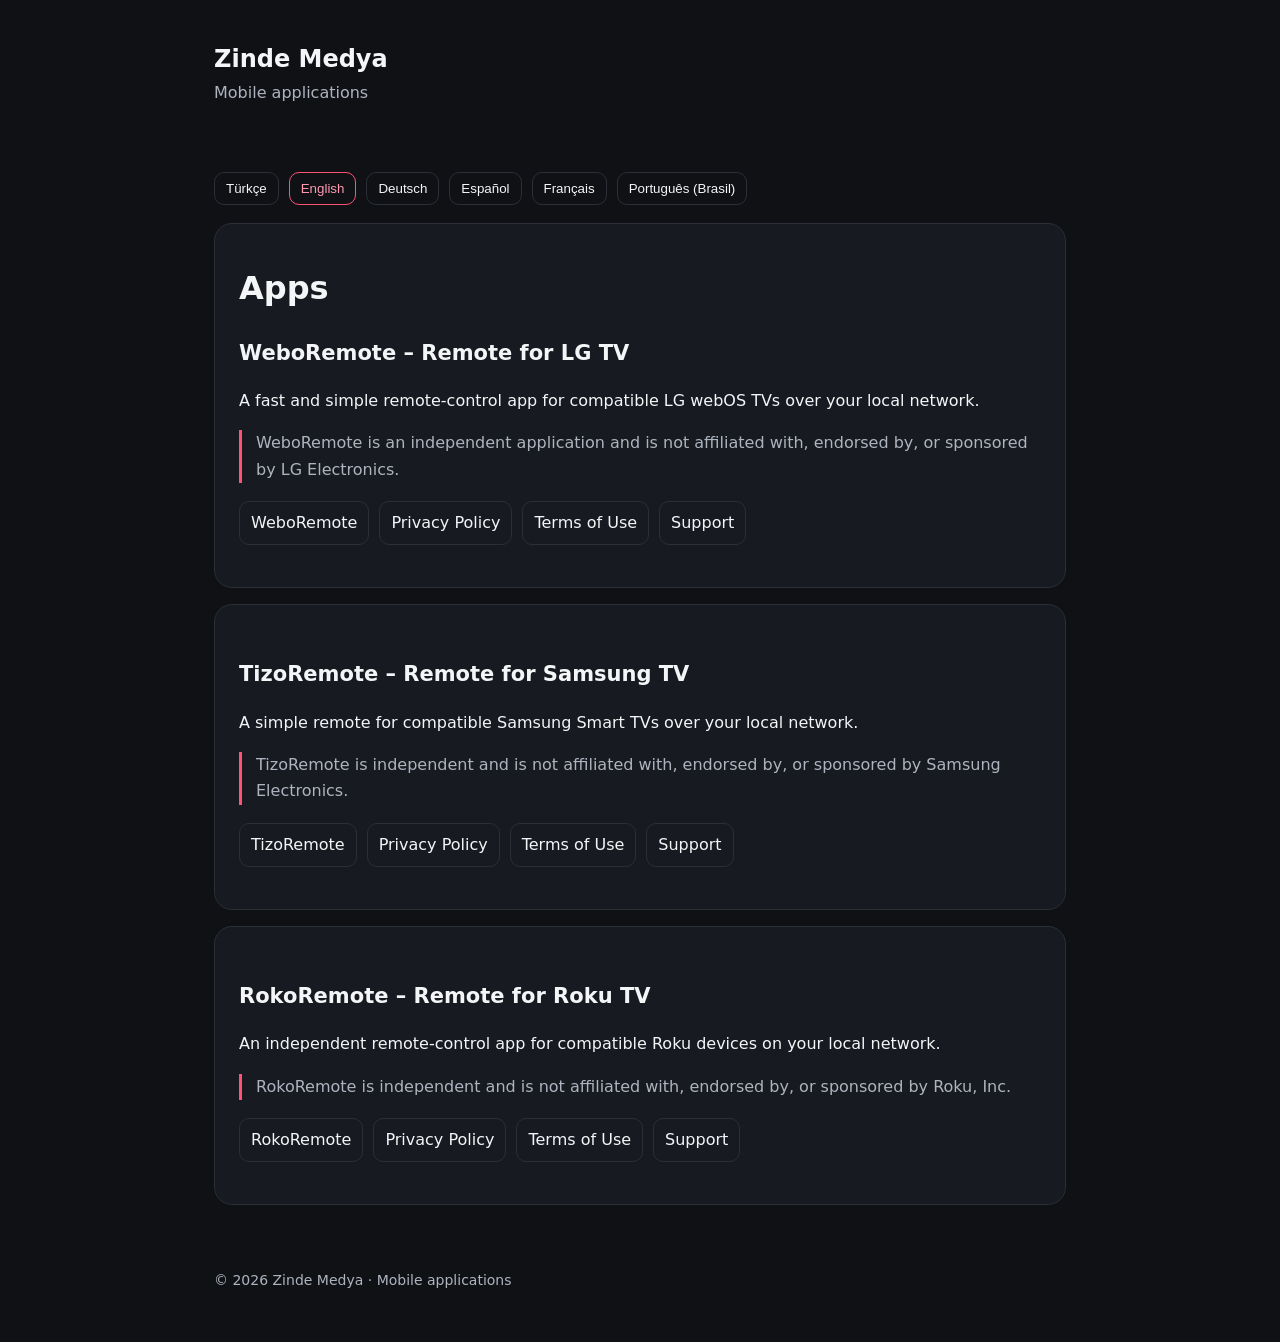
<file: index.html>
<!doctype html>
<html>
<head>
  <meta charset="utf-8">
  <meta name="viewport" content="width=device-width,initial-scale=1">
  <title>Zinde Medya</title>
  <link rel="stylesheet" href="/assets/style.css">
</head>
<body>
<header>
  <div class="brand">Zinde Medya</div>
  <div class="sub" id="tagline"></div>
</header>

<main>
  <div class="lang" id="langs"></div>

  <div class="card">
    <h1 id="appsTitle"></h1>

    <h2>WeboRemote – Remote for LG TV</h2>
    <p id="appDesc"></p>

    <p class="notice" id="appNotice"></p>

    <nav>
      <a href="/weboremote/">WeboRemote</a>
      <a id="privacyLink" href="/weboremote/privacy/"></a>
      <a id="termsLink" href="/weboremote/terms/"></a>
      <a id="supportLink" href="/weboremote/support/"></a>
    </nav>
  </div>

  <div class="card">
    <h2>TizoRemote – Remote for Samsung TV</h2>
    <p id="tizoDesc">A simple remote for compatible Samsung Smart TVs over your local network.</p>
    <p id="tizoNotice" class="notice">TizoRemote is independent and is not affiliated with, endorsed by, or sponsored by Samsung Electronics.</p>
    <nav>
      <a href="/tizoremote/">TizoRemote</a>
      <a href="/tizoremote/privacy/">Privacy Policy</a>
      <a href="/tizoremote/terms/">Terms of Use</a>
      <a href="/tizoremote/support/">Support</a>
    </nav>
  </div>

  <div class="card">
    <h2>RokoRemote – Remote for Roku TV</h2>
    <p id="rokoDesc"></p>
    <p id="rokoNotice" class="notice"></p>
    <nav>
      <a href="/rokoremote/">RokoRemote</a>
      <a id="rokoPrivacy" href="/rokoremote/privacy/"></a>
      <a id="rokoTerms" href="/rokoremote/terms/"></a>
      <a id="rokoSupport" href="/rokoremote/support/"></a>
    </nav>
  </div>
</main>

<footer id="siteFooter"></footer>

<script>
const languages=[
  ['tr','Türkçe'],
  ['en','English'],
  ['de','Deutsch'],
  ['es','Español'],
  ['fr','Français'],
  ['pt-br','Português (Brasil)']
];

const text={
  tr:{
    tag:'Mobil uygulamalar',
    apps:'Uygulamalar',
    desc:'Uyumlu LG webOS TV’leri yerel ağ üzerinden kontrol etmek için hızlı ve sade uzaktan kumanda uygulaması.',
    notice:'WeboRemote bağımsız bir uygulamadır; LG Electronics ile bağlantılı değildir ve LG tarafından onaylanmamış veya sponsor edilmemiştir.',
    privacy:'Gizlilik Politikası',
    terms:'Kullanım Koşulları',
    support:'Destek',
    footer:'© 2026 Zinde Medya · Mobil uygulamalar'
  },
  en:{
    tag:'Mobile applications',
    apps:'Apps',
    desc:'A fast and simple remote-control app for compatible LG webOS TVs over your local network.',
    notice:'WeboRemote is an independent application and is not affiliated with, endorsed by, or sponsored by LG Electronics.',
    privacy:'Privacy Policy',
    terms:'Terms of Use',
    support:'Support',
    footer:'© 2026 Zinde Medya · Mobile applications'
  },
  de:{
    tag:'Mobile Apps',
    apps:'Apps',
    desc:'Eine schnelle und einfache Fernbedienungs-App für kompatible LG webOS-Fernseher im lokalen Netzwerk.',
    notice:'WeboRemote ist eine unabhängige App und steht in keiner Verbindung zu LG Electronics; sie wird von LG weder unterstützt noch gesponsert.',
    privacy:'Datenschutzerklärung',
    terms:'Nutzungsbedingungen',
    support:'Support',
    footer:'© 2026 Zinde Medya · Mobile Apps'
  },
  es:{
    tag:'Aplicaciones móviles',
    apps:'Aplicaciones',
    desc:'Una aplicación de control remoto rápida y sencilla para televisores LG webOS compatibles en tu red local.',
    notice:'WeboRemote es una aplicación independiente y no está afiliada, respaldada ni patrocinada por LG Electronics.',
    privacy:'Política de privacidad',
    terms:'Términos de uso',
    support:'Soporte',
    footer:'© 2026 Zinde Medya · Aplicaciones móviles'
  },
  fr:{
    tag:'Applications mobiles',
    apps:'Applications',
    desc:'Une application de télécommande rapide et simple pour les téléviseurs LG webOS compatibles sur votre réseau local.',
    notice:'WeboRemote est une application indépendante et n’est ni affiliée, ni approuvée, ni sponsorisée par LG Electronics.',
    privacy:'Politique de confidentialité',
    terms:'Conditions d’utilisation',
    support:'Assistance',
    footer:'© 2026 Zinde Medya · Applications mobiles'
  },
  'pt-br':{
    tag:'Aplicativos móveis',
    apps:'Aplicativos',
    desc:'Um aplicativo de controle remoto rápido e simples para TVs LG webOS compatíveis na sua rede local.',
    notice:'WeboRemote é um aplicativo independente e não é afiliado, endossado nem patrocinado pela LG Electronics.',
    privacy:'Política de Privacidade',
    terms:'Termos de Uso',
    support:'Suporte',
    footer:'© 2026 Zinde Medya · Aplicativos móveis'
  }
};

const rokoText={
  "tr": {
    "desc": "Uyumlu Roku cihazlarını aynı yerel ağ üzerinden kontrol etmeye yönelik bağımsız kumanda uygulaması.",
    "notice": "RokoRemote bağımsızdır; Roku, Inc. ile bağlantılı değildir ve Roku tarafından onaylanmamış veya desteklenmemiştir."
  },
  "en": {
    "desc": "An independent remote-control app for compatible Roku devices on your local network.",
    "notice": "RokoRemote is independent and is not affiliated with, endorsed by, or sponsored by Roku, Inc."
  },
  "de": {
    "desc": "Eine unabhängige Fernbedienungs-App für kompatible Roku-Geräte im lokalen Netzwerk.",
    "notice": "RokoRemote ist unabhängig und steht in keiner Verbindung zu Roku, Inc.; die App wird von Roku weder genehmigt noch unterstützt."
  },
  "es": {
    "desc": "Una aplicación independiente para controlar dispositivos Roku compatibles en tu red local.",
    "notice": "RokoRemote es independiente y no está afiliada, aprobada ni patrocinada por Roku, Inc."
  },
  "fr": {
    "desc": "Une application de télécommande indépendante pour les appareils Roku compatibles sur votre réseau local.",
    "notice": "RokoRemote est indépendante et n’est ni affiliée, ni approuvée, ni sponsorisée par Roku, Inc."
  },
  "pt-br": {
    "desc": "Um aplicativo independente para controlar dispositivos Roku compatíveis na sua rede local.",
    "notice": "RokoRemote é independente e não é afiliado, aprovado ou patrocinado pela Roku, Inc."
  }
};

function pickLanguage(){
  const q=new URLSearchParams(location.search).get('lang');
  if(text[q]) return q;

  const n=(navigator.language||'en').toLowerCase();
  if(n.startsWith('tr')) return 'tr';
  if(n.startsWith('de')) return 'de';
  if(n.startsWith('es')) return 'es';
  if(n.startsWith('fr')) return 'fr';
  if(n.startsWith('pt')) return 'pt-br';
  return 'en';
}

function showLanguage(lang){
  const x=text[lang]||text.en;
  document.documentElement.lang=lang==='pt-br'?'pt-BR':lang;

  document.getElementById('tagline').textContent=x.tag;
  document.getElementById('appsTitle').textContent=x.apps;
  document.getElementById('appDesc').textContent=x.desc;
  document.getElementById('appNotice').textContent=x.notice;
  document.getElementById('privacyLink').textContent=x.privacy;
  document.getElementById('termsLink').textContent=x.terms;
  document.getElementById('supportLink').textContent=x.support;
  document.getElementById('siteFooter').textContent=x.footer;
  document.getElementById('rokoDesc').textContent=(rokoText[lang]||rokoText.en).desc;
  document.getElementById('rokoNotice').textContent=(rokoText[lang]||rokoText.en).notice;
  document.getElementById('rokoPrivacy').textContent=x.privacy;
  document.getElementById('rokoTerms').textContent=x.terms;
  document.getElementById('rokoSupport').textContent=x.support;

  document.querySelectorAll('.lang button')
    .forEach(b=>b.classList.toggle('active',b.dataset.lang===lang));

  history.replaceState(null,'','?lang='+lang);
}

document.getElementById('langs').innerHTML=
  languages.map(x=>'<button data-lang="'+x[0]+'">'+x[1]+'</button>').join('');

document.querySelectorAll('.lang button')
  .forEach(b=>b.onclick=()=>showLanguage(b.dataset.lang));

showLanguage(pickLanguage());
</script>
</body>
</html>
</file>
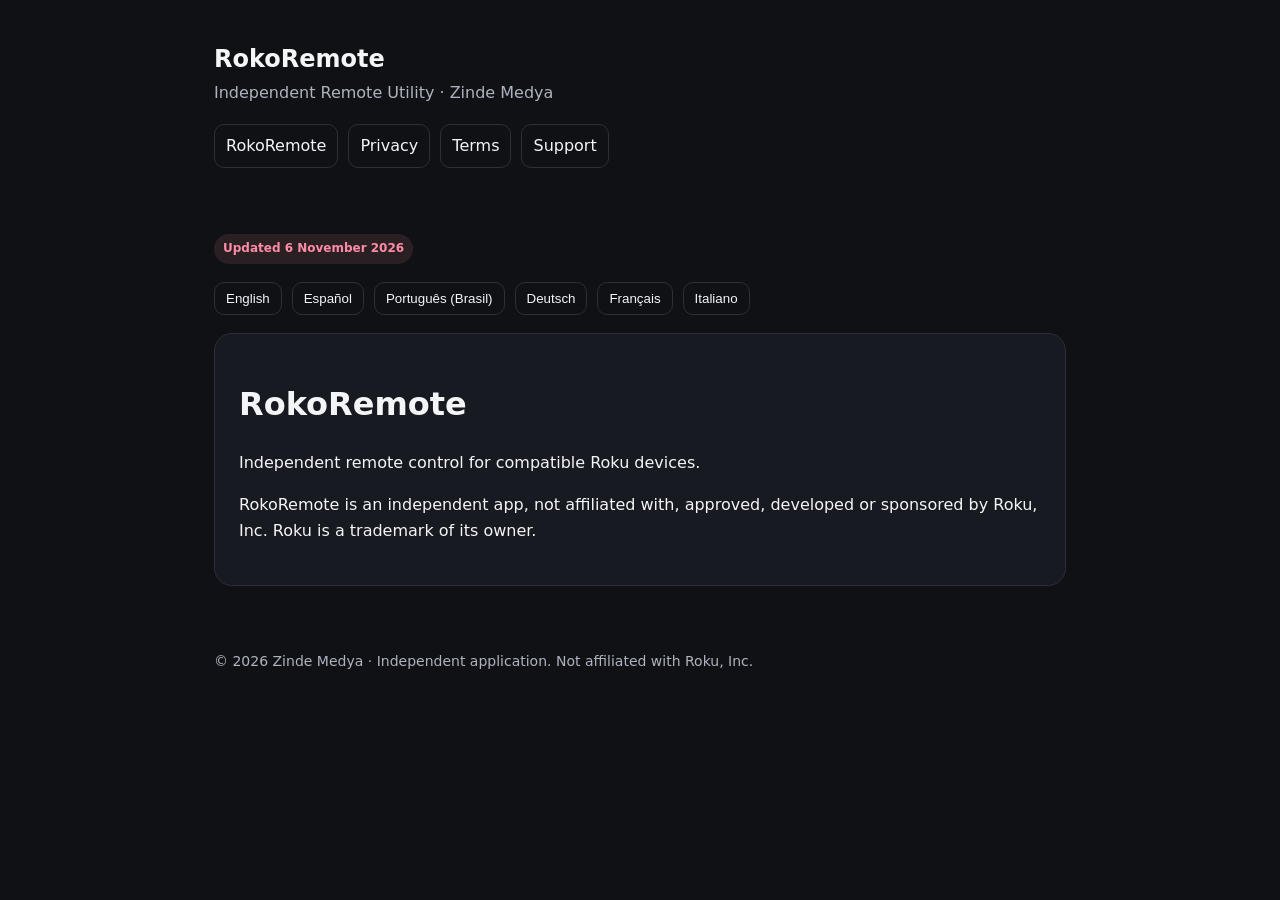
<file: rokoremote/index.html>
<!doctype html><html lang="en"><head><meta charset="utf-8"><meta name="viewport" content="width=device-width,initial-scale=1"><meta name="robots" content="index,follow"><title>RokoRemote — Remote for Roku TV</title><link rel="stylesheet" href="/assets/style.css"></head><body><header><div class="brand">RokoRemote</div><div class="sub">Independent Remote Utility · Zinde Medya</div><nav><a href="/rokoremote/">RokoRemote</a><a href="/rokoremote/privacy/">Privacy</a><a href="/rokoremote/terms/">Terms</a><a href="/rokoremote/support/">Support</a></nav></header><main><span class="badge">Updated 6 November 2026</span><div class="lang" id="langs"></div><article data-lang="en" hidden><div class="card"><h1>RokoRemote</h1><p>Independent remote control for compatible Roku devices.</p><p>RokoRemote is an independent app, not affiliated with, approved, developed or sponsored by Roku, Inc. Roku is a trademark of its owner.</p></div></article>
<article data-lang="es" hidden><div class="card"><h1>RokoRemote</h1><p>Mando independiente para dispositivos Roku compatibles.</p><p>RokoRemote es independiente y no está afiliada, autorizada, desarrollada ni patrocinada por Roku, Inc. Roku es una marca de su titular.</p></div></article>
<article data-lang="pt-br" hidden><div class="card"><h1>RokoRemote</h1><p>Controle remoto independente para dispositivos Roku compatíveis.</p><p>RokoRemote é independente e não é afiliado, aprovado, desenvolvido ou patrocinado pela Roku, Inc. Roku é marca de seu proprietário.</p></div></article>
<article data-lang="de" hidden><div class="card"><h1>RokoRemote</h1><p>Unabhängige Fernbedienung für kompatible Roku-Geräte.</p><p>RokoRemote ist unabhängig und weder mit Roku, Inc. verbunden noch von Roku entwickelt, genehmigt oder gesponsert. Roku ist eine Marke ihres Inhabers.</p></div></article>
<article data-lang="fr" hidden><div class="card"><h1>RokoRemote</h1><p>Télécommande indépendante pour appareils Roku compatibles.</p><p>RokoRemote est indépendant et n’est ni affilié, approuvé, développé ni sponsorisé par Roku, Inc. Roku est une marque de son propriétaire.</p></div></article>
<article data-lang="it" hidden><div class="card"><h1>RokoRemote</h1><p>Telecomando indipendente per dispositivi Roku compatibili.</p><p>RokoRemote è indipendente e non è affiliata, approvata, sviluppata o sponsorizzata da Roku, Inc. Roku è un marchio del rispettivo proprietario.</p></div></article></main><footer>© 2026 Zinde Medya · Independent application. Not affiliated with Roku, Inc.</footer><script>const langs=[{"id":"en","n":"English"},{"id":"es","n":"Español"},{"id":"pt-br","n":"Português (Brasil)"},{"id":"de","n":"Deutsch"},{"id":"fr","n":"Français"},{"id":"it","n":"Italiano"}];function pick(){const q=new URLSearchParams(location.search).get('lang');if(langs.some(x=>x.id===q))return q;const b=(navigator.language||'en').toLowerCase();return langs.find(x=>b.startsWith(x.id))?.id||langs.find(x=>b.startsWith(x.id.slice(0,2)))?.id||'en'}function show(l){document.documentElement.lang=l;document.querySelectorAll('[data-lang]').forEach(x=>x.hidden=x.dataset.lang!==l);document.querySelectorAll('.lang button').forEach(x=>x.classList.toggle('active',x.dataset.lang===l));document.querySelectorAll('nav a').forEach(x=>x.search='?lang='+l);history.replaceState(null,'','?lang='+l)}document.getElementById('langs').innerHTML=langs.map(x=>'<button type="button" data-id="'+x.id+'">'+x.n+'</button>').join('');document.querySelectorAll('.lang button').forEach(b=>b.onclick=()=>show(b.dataset.id));show(pick());</script></body></html>
</file>
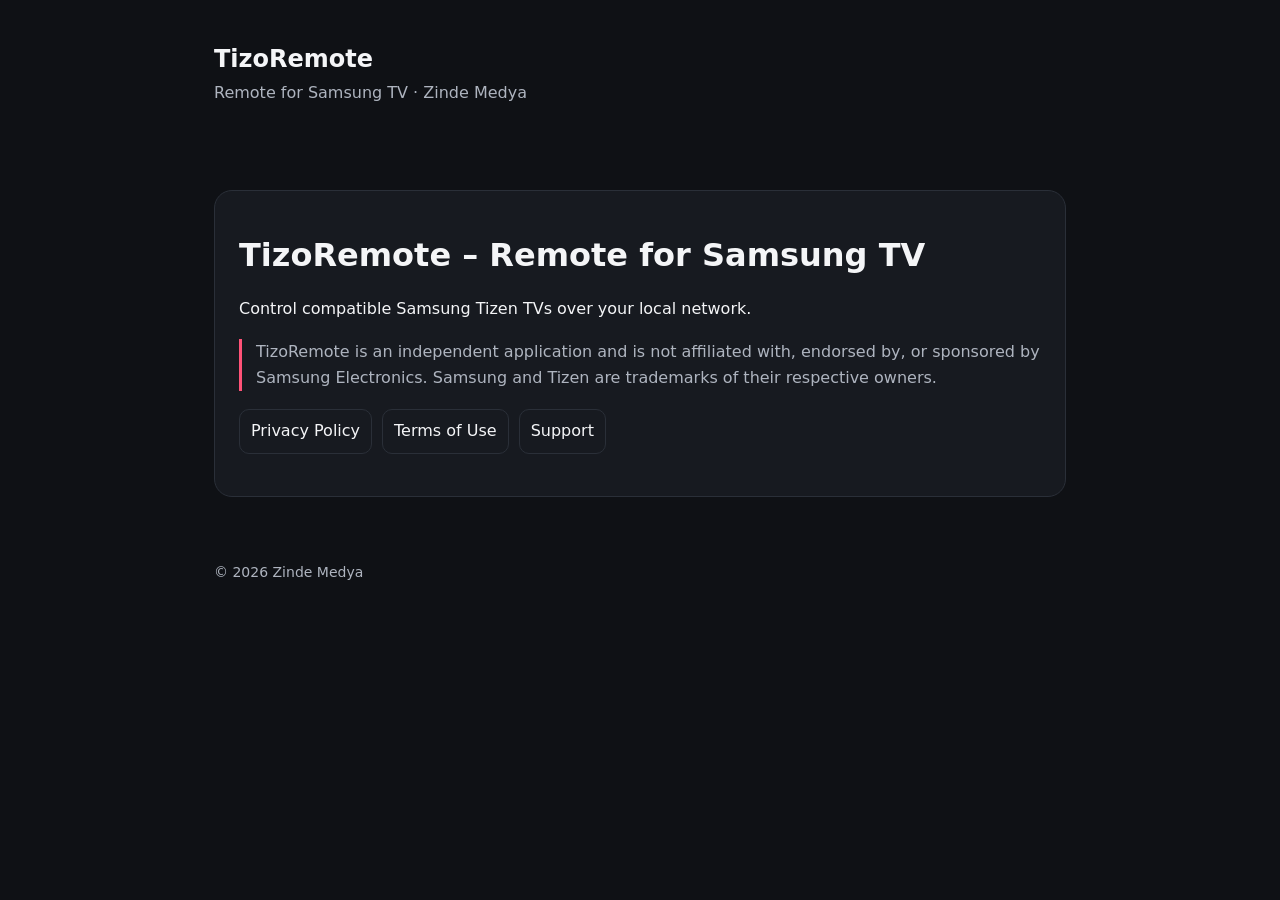
<file: tizoremote/index.html>
<!doctype html><html><head><meta charset="utf-8"><meta name="viewport" content="width=device-width,initial-scale=1"><title>TizoRemote – Remote for Samsung TV</title><link rel="stylesheet" href="/assets/style.css"></head><body>
<header><div class="brand">TizoRemote</div><div class="sub" id="sub"></div></header>
<main><div class="lang" id="langs"></div><div class="card"><h1>TizoRemote – Remote for Samsung TV</h1><p id="desc"></p><p class="notice" id="notice"></p><nav><a id="privacyLink" href="/tizoremote/privacy/"></a><a id="termsLink" href="/tizoremote/terms/"></a><a id="supportLink" href="/tizoremote/support/"></a></nav></div></main>
<footer>© 2026 Zinde Medya</footer>
<script>
const langs=[['tr','Türkçe'],['en','English'],['de','Deutsch'],['es','Español'],['fr','Français'],['pt-br','Português (Brasil)']];
const t={
tr:{sub:'Samsung TV için Kumanda · Zinde Medya',desc:'Uyumlu Samsung Tizen TV’leri yerel ağınız üzerinden kontrol edin.',notice:'TizoRemote bağımsız bir uygulamadır; Samsung Electronics ile bağlantılı değildir, Samsung tarafından desteklenmez veya sponsor edilmez. Samsung ve Tizen ilgili hak sahiplerinin ticari markalarıdır.',privacy:'Gizlilik Politikası',terms:'Kullanım Koşulları',support:'Destek'},
en:{sub:'Remote for Samsung TV · Zinde Medya',desc:'Control compatible Samsung Tizen TVs over your local network.',notice:'TizoRemote is an independent application and is not affiliated with, endorsed by, or sponsored by Samsung Electronics. Samsung and Tizen are trademarks of their respective owners.',privacy:'Privacy Policy',terms:'Terms of Use',support:'Support'},
de:{sub:'Fernbedienung für Samsung TV · Zinde Medya',desc:'Steuern Sie kompatible Samsung Tizen-Fernseher über Ihr lokales Netzwerk.',notice:'TizoRemote ist eine unabhängige App und steht in keiner Verbindung zu Samsung Electronics; sie wird von Samsung weder unterstützt noch gesponsert. Samsung und Tizen sind Marken ihrer jeweiligen Inhaber.',privacy:'Datenschutzerklärung',terms:'Nutzungsbedingungen',support:'Support'},
es:{sub:'Mando para Samsung TV · Zinde Medya',desc:'Controla televisores Samsung Tizen compatibles a través de tu red local.',notice:'TizoRemote es una aplicación independiente y no está afiliada, respaldada ni patrocinada por Samsung Electronics. Samsung y Tizen son marcas de sus respectivos propietarios.',privacy:'Política de privacidad',terms:'Términos de uso',support:'Soporte'},
fr:{sub:'Télécommande pour Samsung TV · Zinde Medya',desc:'Contrôlez les téléviseurs Samsung Tizen compatibles via votre réseau local.',notice:'TizoRemote est une application indépendante et n’est ni affiliée, ni approuvée, ni sponsorisée par Samsung Electronics. Samsung et Tizen sont des marques appartenant à leurs propriétaires respectifs.',privacy:'Politique de confidentialité',terms:'Conditions d’utilisation',support:'Assistance'},
'pt-br':{sub:'Controle para Samsung TV · Zinde Medya',desc:'Controle TVs Samsung Tizen compatíveis pela sua rede local.',notice:'TizoRemote é um aplicativo independente e não é afiliado, endossado nem patrocinado pela Samsung Electronics. Samsung e Tizen são marcas de seus respectivos proprietários.',privacy:'Política de Privacidade',terms:'Termos de Uso',support:'Suporte'}
};
function pick(){const q=new URLSearchParams(location.search).get('lang');if(t[q])return q;const n=(navigator.language||'en').toLowerCase();if(n.startsWith('tr'))return'tr';if(n.startsWith('de'))return'de';if(n.startsWith('es'))return'es';if(n.startsWith('fr'))return'fr';if(n.startsWith('pt'))return'pt-br';return'en'}
function show(l){const x=t[l]||t.en;document.documentElement.lang=l==='pt-br'?'pt-BR':l;sub.textContent=x.sub;desc.textContent=x.desc;notice.textContent=x.notice;privacyLink.textContent=x.privacy;termsLink.textContent=x.terms;supportLink.textContent=x.support;document.querySelectorAll('.lang button').forEach(b=>b.classList.toggle('active',b.dataset.lang===l));history.replaceState(null,'','?lang='+l)}
langs.innerHTML=langs.map(x=>'<button data-lang="'+x[0]+'">'+x[1]+'</button>').join('');document.querySelectorAll('.lang button').forEach(b=>b.onclick=()=>show(b.dataset.lang));show(pick());
</script></body></html>
</file>
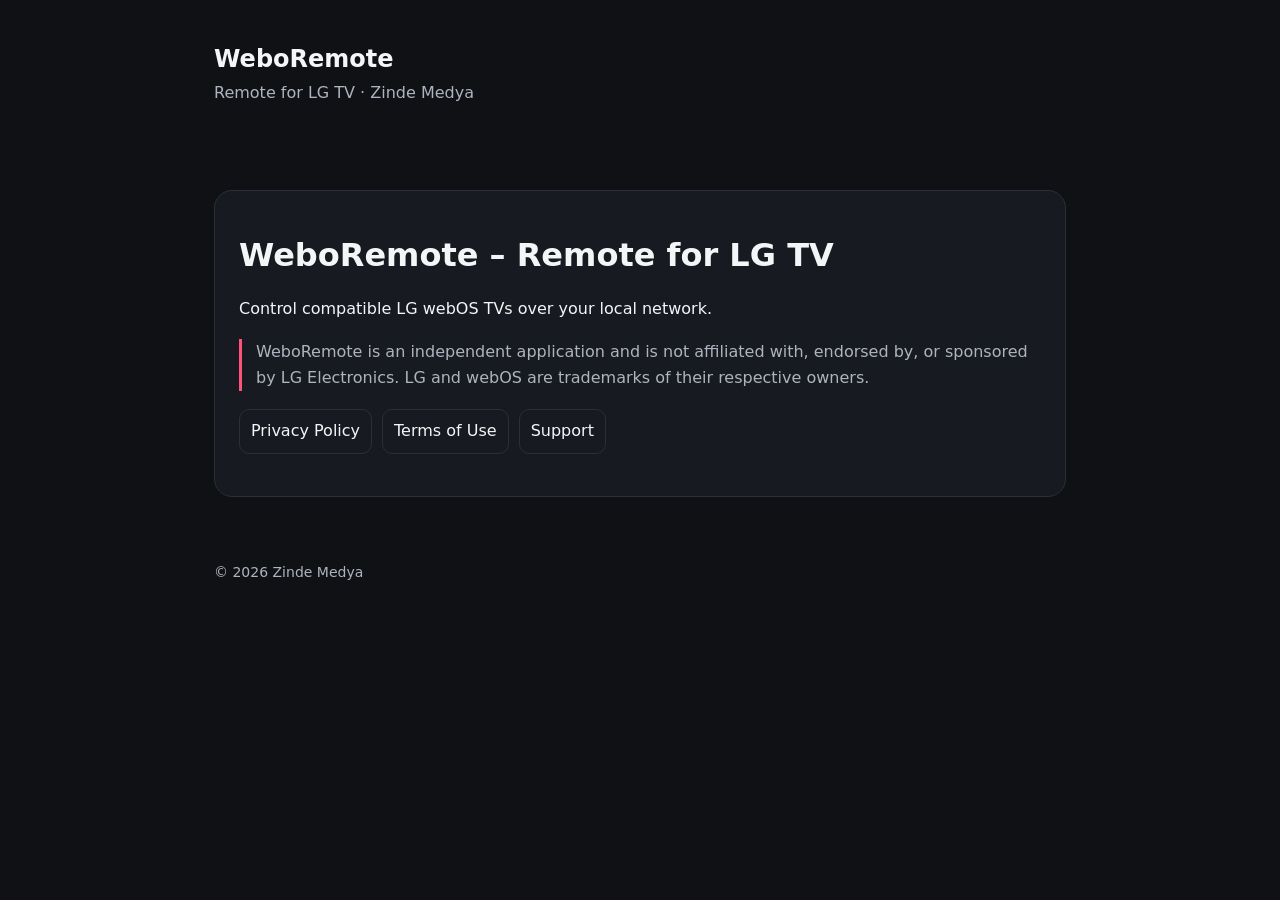
<file: weboremote/index.html>
<!doctype html><html><head><meta charset="utf-8"><meta name="viewport" content="width=device-width,initial-scale=1"><title>WeboRemote – Remote for LG TV</title><link rel="stylesheet" href="/assets/style.css"></head><body>
<header><div class="brand">WeboRemote</div><div class="sub" id="sub"></div></header>
<main><div class="lang" id="langs"></div><div class="card"><h1>WeboRemote – Remote for LG TV</h1><p id="desc"></p><p class="notice" id="notice"></p><nav><a id="privacyLink" href="/weboremote/privacy/"></a><a id="termsLink" href="/weboremote/terms/"></a><a id="supportLink" href="/weboremote/support/"></a></nav></div></main>
<footer>© 2026 Zinde Medya</footer>
<script>
const langs=[['tr','Türkçe'],['en','English'],['de','Deutsch'],['es','Español'],['fr','Français'],['pt-br','Português (Brasil)']];
const t={
tr:{sub:'LG TV için Kumanda · Zinde Medya',desc:'Uyumlu LG webOS TV’leri yerel ağınız üzerinden kontrol edin.',notice:'WeboRemote bağımsız bir uygulamadır; LG Electronics ile bağlantılı değildir, LG tarafından desteklenmez veya sponsor edilmez. LG ve webOS ilgili hak sahiplerinin ticari markalarıdır.',privacy:'Gizlilik Politikası',terms:'Kullanım Koşulları',support:'Destek'},
en:{sub:'Remote for LG TV · Zinde Medya',desc:'Control compatible LG webOS TVs over your local network.',notice:'WeboRemote is an independent application and is not affiliated with, endorsed by, or sponsored by LG Electronics. LG and webOS are trademarks of their respective owners.',privacy:'Privacy Policy',terms:'Terms of Use',support:'Support'},
de:{sub:'Fernbedienung für LG TV · Zinde Medya',desc:'Steuern Sie kompatible LG webOS-Fernseher über Ihr lokales Netzwerk.',notice:'WeboRemote ist eine unabhängige App und steht in keiner Verbindung zu LG Electronics; sie wird von LG weder unterstützt noch gesponsert. LG und webOS sind Marken ihrer jeweiligen Inhaber.',privacy:'Datenschutzerklärung',terms:'Nutzungsbedingungen',support:'Support'},
es:{sub:'Mando para LG TV · Zinde Medya',desc:'Controla televisores LG webOS compatibles a través de tu red local.',notice:'WeboRemote es una aplicación independiente y no está afiliada, respaldada ni patrocinada por LG Electronics. LG y webOS son marcas de sus respectivos propietarios.',privacy:'Política de privacidad',terms:'Términos de uso',support:'Soporte'},
fr:{sub:'Télécommande pour LG TV · Zinde Medya',desc:'Contrôlez les téléviseurs LG webOS compatibles via votre réseau local.',notice:'WeboRemote est une application indépendante et n’est ni affiliée, ni approuvée, ni sponsorisée par LG Electronics. LG et webOS sont des marques appartenant à leurs propriétaires respectifs.',privacy:'Politique de confidentialité',terms:'Conditions d’utilisation',support:'Assistance'},
'pt-br':{sub:'Controle para LG TV · Zinde Medya',desc:'Controle TVs LG webOS compatíveis pela sua rede local.',notice:'WeboRemote é um aplicativo independente e não é afiliado, endossado nem patrocinado pela LG Electronics. LG e webOS são marcas de seus respectivos proprietários.',privacy:'Política de Privacidade',terms:'Termos de Uso',support:'Suporte'}
};
function pick(){const q=new URLSearchParams(location.search).get('lang');if(t[q])return q;const n=(navigator.language||'en').toLowerCase();if(n.startsWith('tr'))return'tr';if(n.startsWith('de'))return'de';if(n.startsWith('es'))return'es';if(n.startsWith('fr'))return'fr';if(n.startsWith('pt'))return'pt-br';return'en'}
function show(l){const x=t[l]||t.en;document.documentElement.lang=l==='pt-br'?'pt-BR':l;sub.textContent=x.sub;desc.textContent=x.desc;notice.textContent=x.notice;privacyLink.textContent=x.privacy;termsLink.textContent=x.terms;supportLink.textContent=x.support;document.querySelectorAll('.lang button').forEach(b=>b.classList.toggle('active',b.dataset.lang===l));history.replaceState(null,'','?lang='+l)}
langs.innerHTML=langs.map(x=>'<button data-lang="'+x[0]+'">'+x[1]+'</button>').join('');document.querySelectorAll('.lang button').forEach(b=>b.onclick=()=>show(b.dataset.lang));show(pick());
</script></body></html>
</file>
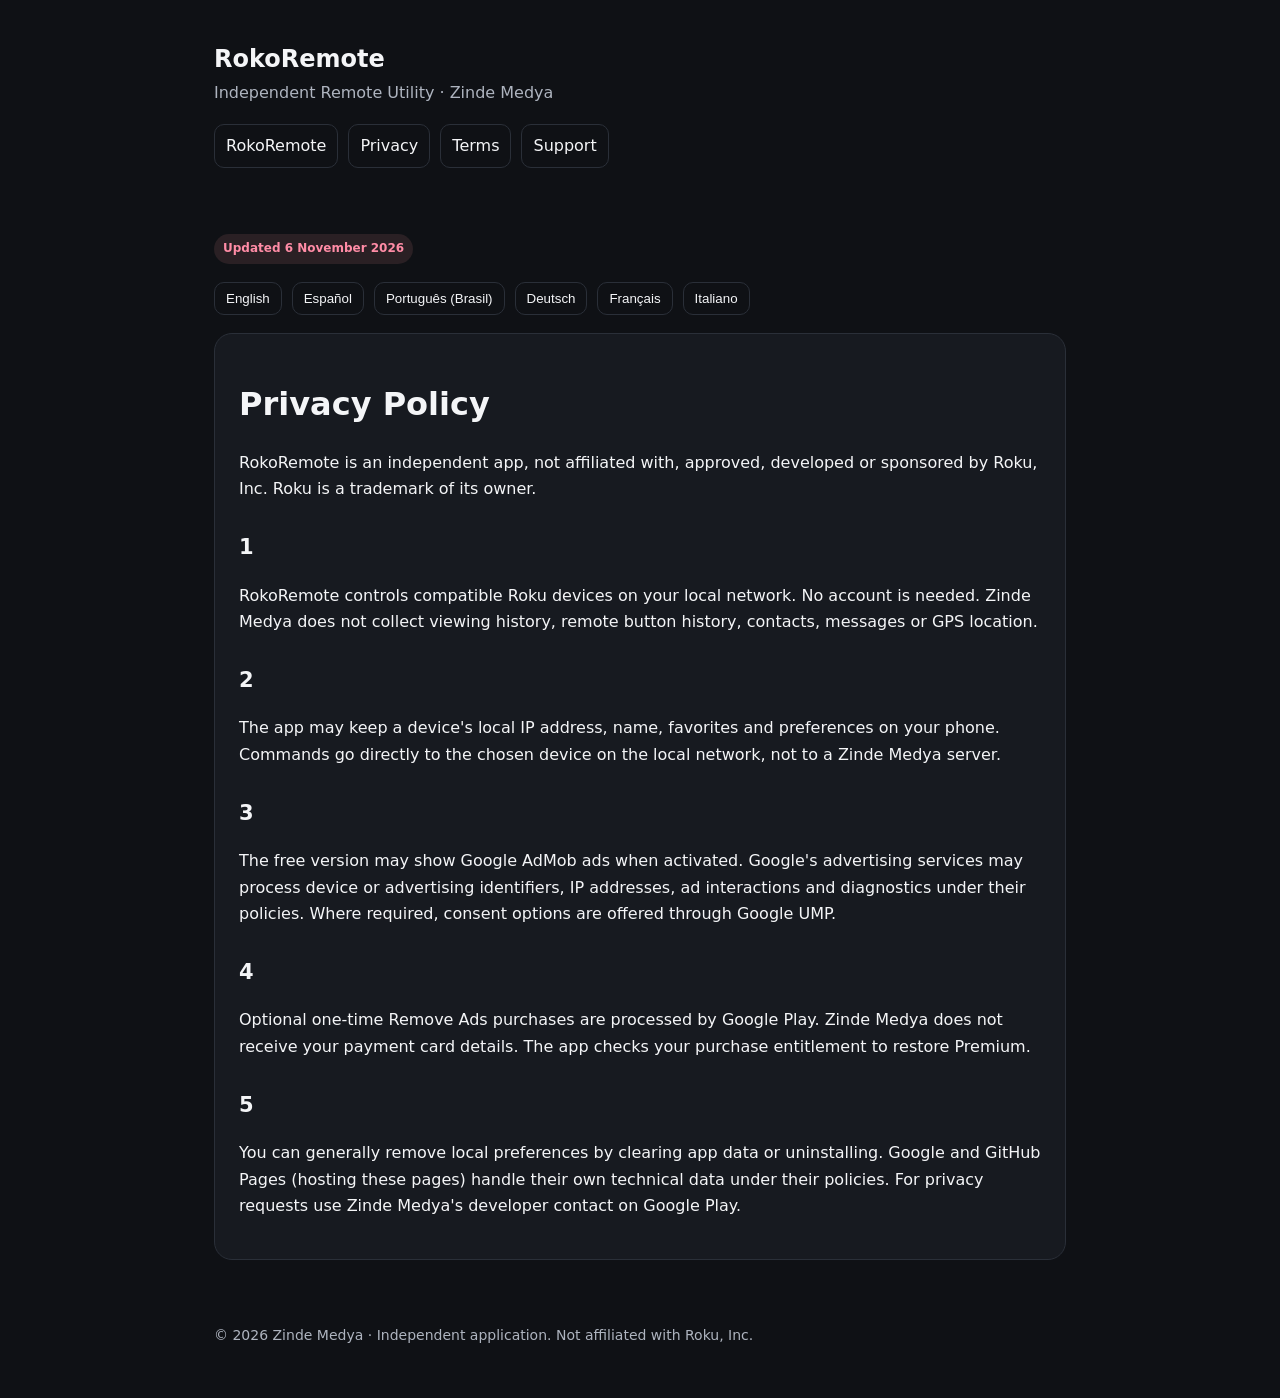
<file: rokoremote/privacy/index.html>
<!doctype html><html lang="en"><head><meta charset="utf-8"><meta name="viewport" content="width=device-width,initial-scale=1"><meta name="robots" content="index,follow"><title>RokoRemote — privacy</title><link rel="stylesheet" href="/assets/style.css"></head><body><header><div class="brand">RokoRemote</div><div class="sub">Independent Remote Utility · Zinde Medya</div><nav><a href="/rokoremote/">RokoRemote</a><a href="/rokoremote/privacy/">Privacy</a><a href="/rokoremote/terms/">Terms</a><a href="/rokoremote/support/">Support</a></nav></header><main><span class="badge">Updated 6 November 2026</span><div class="lang" id="langs"></div><article data-lang="en" hidden><div class="card"><h1>Privacy Policy</h1><p>RokoRemote is an independent app, not affiliated with, approved, developed or sponsored by Roku, Inc. Roku is a trademark of its owner.</p><h2>1</h2><p>RokoRemote controls compatible Roku devices on your local network. No account is needed. Zinde Medya does not collect viewing history, remote button history, contacts, messages or GPS location.</p><h2>2</h2><p>The app may keep a device's local IP address, name, favorites and preferences on your phone. Commands go directly to the chosen device on the local network, not to a Zinde Medya server.</p><h2>3</h2><p>The free version may show Google AdMob ads when activated. Google's advertising services may process device or advertising identifiers, IP addresses, ad interactions and diagnostics under their policies. Where required, consent options are offered through Google UMP.</p><h2>4</h2><p>Optional one-time Remove Ads purchases are processed by Google Play. Zinde Medya does not receive your payment card details. The app checks your purchase entitlement to restore Premium.</p><h2>5</h2><p>You can generally remove local preferences by clearing app data or uninstalling. Google and GitHub Pages (hosting these pages) handle their own technical data under their policies. For privacy requests use Zinde Medya's developer contact on Google Play.</p></div></article>
<article data-lang="es" hidden><div class="card"><h1>Política de privacidad</h1><p>RokoRemote es independiente y no está afiliada, autorizada, desarrollada ni patrocinada por Roku, Inc. Roku es una marca de su titular.</p><h2>1</h2><p>RokoRemote controla dispositivos Roku compatibles en la red local. No requiere cuenta. Zinde Medya no recopila historial de visualización, uso del mando, contactos, mensajes ni ubicación GPS.</p><h2>2</h2><p>La aplicación puede guardar localmente IP y nombre del dispositivo, favoritos y preferencias. Los comandos se envían directamente al dispositivo elegido, no a servidores de Zinde Medya.</p><h2>3</h2><p>La versión gratuita puede mostrar anuncios de Google AdMob cuando se active. Google puede tratar identificadores, IP, interacciones y diagnósticos según sus políticas. Cuando corresponda, el consentimiento se gestiona con Google UMP.</p><h2>4</h2><p>La compra única Quitar anuncios se procesa mediante Google Play. Zinde Medya no recibe datos completos de tarjeta. La aplicación comprueba el derecho de compra para restaurar Premium.</p><h2>5</h2><p>Puedes borrar preferencias locales eliminando los datos o desinstalando la aplicación. Google y GitHub Pages gestionan sus propios datos técnicos. Para consultas de privacidad utiliza el contacto de Zinde Medya en Google Play.</p></div></article>
<article data-lang="pt-br" hidden><div class="card"><h1>Política de Privacidade</h1><p>RokoRemote é independente e não é afiliado, aprovado, desenvolvido ou patrocinado pela Roku, Inc. Roku é marca de seu proprietário.</p><h2>1</h2><p>RokoRemote controla dispositivos Roku compatíveis na rede local. Não exige conta. A Zinde Medya não coleta histórico de visualização, uso do controle, contatos, mensagens ou localização GPS.</p><h2>2</h2><p>O app pode salvar localmente IP e nome do dispositivo, favoritos e preferências. Os comandos vão diretamente ao dispositivo escolhido, não a um servidor da Zinde Medya.</p><h2>3</h2><p>A versão gratuita poderá exibir anúncios Google AdMob quando ativados. O Google poderá processar identificadores, IP, interações e diagnósticos conforme suas políticas. Quando necessário, o consentimento é gerenciado pelo Google UMP.</p><h2>4</h2><p>A compra única Remover anúncios é processada pelo Google Play. A Zinde Medya não recebe dados completos do cartão. O app verifica o direito à compra para restaurar o Premium.</p><h2>5</h2><p>Você pode apagar preferências locais limpando dados ou desinstalando o app. Google e GitHub Pages processam seus próprios dados técnicos. Para privacidade, use o contato da Zinde Medya no Google Play.</p></div></article>
<article data-lang="de" hidden><div class="card"><h1>Datenschutzerklärung</h1><p>RokoRemote ist unabhängig und weder mit Roku, Inc. verbunden noch von Roku entwickelt, genehmigt oder gesponsert. Roku ist eine Marke ihres Inhabers.</p><h2>1</h2><p>RokoRemote steuert kompatible Roku-Geräte im lokalen Netzwerk. Kein Konto nötig. Zinde Medya erfasst keine Wiedergabe- oder Tastenverläufe, Kontakte, Nachrichten oder GPS-Standorte.</p><h2>2</h2><p>Die App kann lokale Geräte-IP, Gerätename, Favoriten und Einstellungen auf dem Telefon speichern. Steuerbefehle gehen direkt an das ausgewählte Gerät, nicht an einen Zinde-Medya-Server.</p><h2>3</h2><p>Die Gratisversion kann nach Aktivierung Google-AdMob-Werbung anzeigen. Google kann Kennungen, IP-Adressen, Anzeigeninteraktionen und Diagnosedaten gemäß seinen Richtlinien verarbeiten. Erforderliche Einwilligungen laufen über Google UMP.</p><h2>4</h2><p>Der einmalige Kauf Werbung entfernen erfolgt über Google Play. Zinde Medya erhält keine vollständigen Kreditkartendaten. Die App prüft die Kaufberechtigung zur Wiederherstellung von Premium.</p><h2>5</h2><p>Lokale Einstellungen können meist durch Datenlöschung oder Deinstallation entfernt werden. Google und GitHub Pages verarbeiten eigene technische Daten. Datenschutzanfragen über den Zinde-Medya-Kontakt bei Google Play.</p></div></article>
<article data-lang="fr" hidden><div class="card"><h1>Politique de confidentialité</h1><p>RokoRemote est indépendant et n’est ni affilié, approuvé, développé ni sponsorisé par Roku, Inc. Roku est une marque de son propriétaire.</p><h2>1</h2><p>RokoRemote contrôle les appareils Roku compatibles sur le réseau local. Aucun compte requis. Zinde Medya ne collecte pas l’historique de visionnage, des touches, les contacts, les messages ou la position GPS.</p><h2>2</h2><p>L’application peut enregistrer localement IP et nom de l’appareil, favoris et préférences. Les commandes vont directement à l’appareil choisi, sans serveur Zinde Medya.</p><h2>3</h2><p>La version gratuite peut afficher Google AdMob une fois activé. Google peut traiter identifiants, adresses IP, interactions publicitaires et diagnostics selon ses politiques. Le consentement requis passe par Google UMP.</p><h2>4</h2><p>L’achat unique Supprimer les publicités est traité par Google Play. Zinde Medya ne reçoit pas les coordonnées bancaires complètes. L’application vérifie le droit d’achat pour restaurer Premium.</p><h2>5</h2><p>Les données locales peuvent généralement être effacées en supprimant les données de l’application ou en la désinstallant. Google et GitHub Pages traitent leurs propres données techniques. Contact de confidentialité : profil Zinde Medya sur Google Play.</p></div></article>
<article data-lang="it" hidden><div class="card"><h1>Informativa sulla privacy</h1><p>RokoRemote è indipendente e non è affiliata, approvata, sviluppata o sponsorizzata da Roku, Inc. Roku è un marchio del rispettivo proprietario.</p><h2>1</h2><p>RokoRemote controlla dispositivi Roku compatibili sulla rete locale. Non serve un account. Zinde Medya non raccoglie cronologia di visione o dei tasti, contatti, messaggi o posizione GPS.</p><h2>2</h2><p>L’app può conservare sul telefono IP locale, nome del dispositivo, preferiti e impostazioni. I comandi vanno direttamente al dispositivo selezionato, non a un server Zinde Medya.</p><h2>3</h2><p>La versione gratuita può mostrare annunci Google AdMob quando attivati. Google può trattare identificatori, IP, interazioni pubblicitarie e diagnostica secondo le proprie informative. Se richiesto, il consenso è gestito tramite Google UMP.</p><h2>4</h2><p>L’acquisto una tantum Rimuovi annunci è elaborato da Google Play. Zinde Medya non riceve i dati completi della carta. L’app verifica il diritto d’acquisto per ripristinare Premium.</p><h2>5</h2><p>I dati locali possono generalmente essere eliminati cancellando i dati dell’app o disinstallandola. Google e GitHub Pages trattano propri dati tecnici. Per la privacy usa il contatto Zinde Medya su Google Play.</p></div></article></main><footer>© 2026 Zinde Medya · Independent application. Not affiliated with Roku, Inc.</footer><script>const langs=[{"id":"en","n":"English"},{"id":"es","n":"Español"},{"id":"pt-br","n":"Português (Brasil)"},{"id":"de","n":"Deutsch"},{"id":"fr","n":"Français"},{"id":"it","n":"Italiano"}];function pick(){const q=new URLSearchParams(location.search).get('lang');if(langs.some(x=>x.id===q))return q;const b=(navigator.language||'en').toLowerCase();return langs.find(x=>b.startsWith(x.id))?.id||langs.find(x=>b.startsWith(x.id.slice(0,2)))?.id||'en'}function show(l){document.documentElement.lang=l;document.querySelectorAll('[data-lang]').forEach(x=>x.hidden=x.dataset.lang!==l);document.querySelectorAll('.lang button').forEach(x=>x.classList.toggle('active',x.dataset.lang===l));document.querySelectorAll('nav a').forEach(x=>x.search='?lang='+l);history.replaceState(null,'','?lang='+l)}document.getElementById('langs').innerHTML=langs.map(x=>'<button type="button" data-id="'+x.id+'">'+x.n+'</button>').join('');document.querySelectorAll('.lang button').forEach(b=>b.onclick=()=>show(b.dataset.id));show(pick());</script></body></html>
</file>
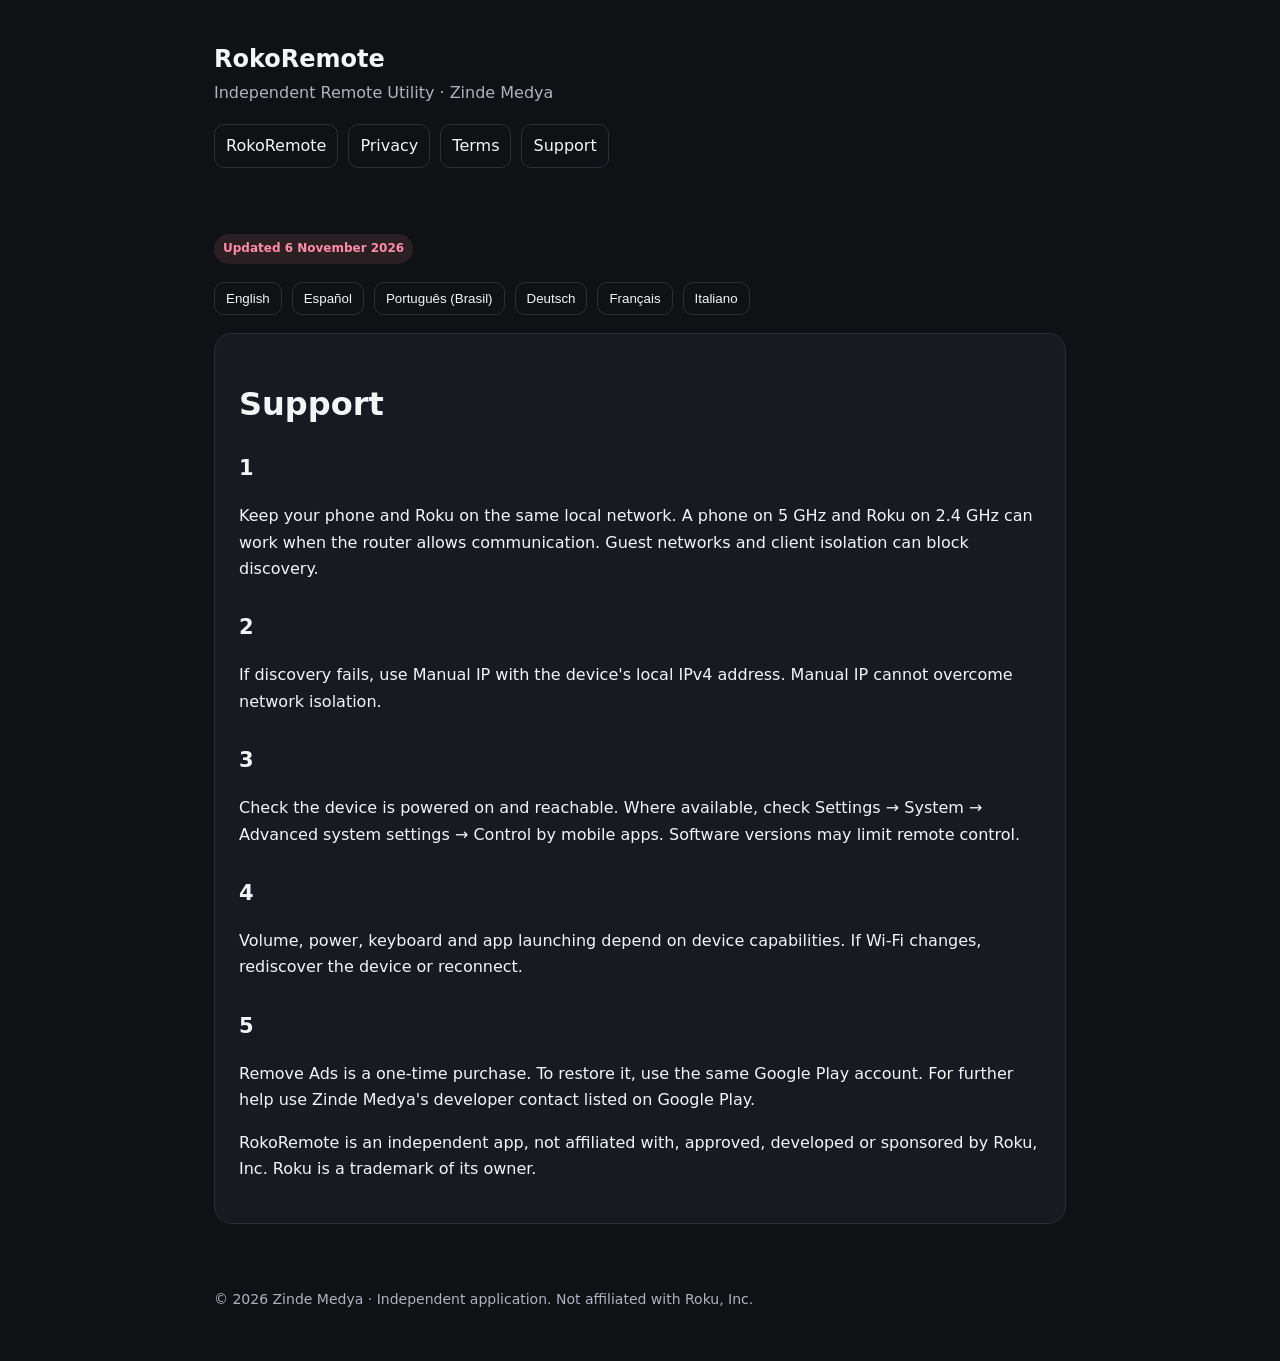
<file: rokoremote/support/index.html>
<!doctype html><html lang="en"><head><meta charset="utf-8"><meta name="viewport" content="width=device-width,initial-scale=1"><meta name="robots" content="index,follow"><title>RokoRemote — support</title><link rel="stylesheet" href="/assets/style.css"></head><body><header><div class="brand">RokoRemote</div><div class="sub">Independent Remote Utility · Zinde Medya</div><nav><a href="/rokoremote/">RokoRemote</a><a href="/rokoremote/privacy/">Privacy</a><a href="/rokoremote/terms/">Terms</a><a href="/rokoremote/support/">Support</a></nav></header><main><span class="badge">Updated 6 November 2026</span><div class="lang" id="langs"></div><article data-lang="en" hidden><div class="card"><h1>Support</h1><h2>1</h2><p>Keep your phone and Roku on the same local network. A phone on 5 GHz and Roku on 2.4 GHz can work when the router allows communication. Guest networks and client isolation can block discovery.</p><h2>2</h2><p>If discovery fails, use Manual IP with the device's local IPv4 address. Manual IP cannot overcome network isolation.</p><h2>3</h2><p>Check the device is powered on and reachable. Where available, check Settings → System → Advanced system settings → Control by mobile apps. Software versions may limit remote control.</p><h2>4</h2><p>Volume, power, keyboard and app launching depend on device capabilities. If Wi-Fi changes, rediscover the device or reconnect.</p><h2>5</h2><p>Remove Ads is a one-time purchase. To restore it, use the same Google Play account. For further help use Zinde Medya's developer contact listed on Google Play.</p><p>RokoRemote is an independent app, not affiliated with, approved, developed or sponsored by Roku, Inc. Roku is a trademark of its owner.</p></div></article>
<article data-lang="es" hidden><div class="card"><h1>Soporte</h1><h2>1</h2><p>Teléfono y Roku deben estar en la misma red local. 5 GHz y 2,4 GHz pueden funcionar juntos si el router permite la comunicación. La red de invitados o el aislamiento pueden impedir la detección.</p><h2>2</h2><p>Si falla la detección, usa IP manual con la dirección IPv4 local del dispositivo. No evita el aislamiento de red.</p><h2>3</h2><p>Verifica que el dispositivo esté encendido y accesible. Si está disponible, revisa Ajustes → Sistema → Configuración avanzada → Control por aplicaciones móviles.</p><h2>4</h2><p>Volumen, encendido, teclado y apertura de aplicaciones dependen del dispositivo. Si cambia el Wi-Fi, vuelve a buscarlo o conectarlo.</p><h2>5</h2><p>Quitar anuncios es una compra única. Para restaurarla, utiliza la misma cuenta de Google Play. Más ayuda: contacto de Zinde Medya en Google Play.</p><p>RokoRemote es independiente y no está afiliada, autorizada, desarrollada ni patrocinada por Roku, Inc. Roku es una marca de su titular.</p></div></article>
<article data-lang="pt-br" hidden><div class="card"><h1>Suporte</h1><h2>1</h2><p>Celular e Roku devem estar na mesma rede local. 5 GHz e 2,4 GHz podem funcionar juntos se o roteador permitir comunicação. Redes de convidados ou isolamento impedem a descoberta.</p><h2>2</h2><p>Se a busca falhar, use IP manual com o IPv4 local do dispositivo. Isso não contorna o isolamento da rede.</p><h2>3</h2><p>Verifique se o aparelho está ligado e acessível. Quando disponível, confira Configurações → Sistema → Configurações avançadas → Controle por aplicativos móveis.</p><h2>4</h2><p>Volume, energia, teclado e abertura de apps dependem do dispositivo. Após mudança de Wi-Fi, pesquise ou reconecte.</p><h2>5</h2><p>Remover anúncios é compra única. Restaure usando a mesma conta Google Play. Para mais ajuda, use o contato da Zinde Medya no Google Play.</p><p>RokoRemote é independente e não é afiliado, aprovado, desenvolvido ou patrocinado pela Roku, Inc. Roku é marca de seu proprietário.</p></div></article>
<article data-lang="de" hidden><div class="card"><h1>Hilfe</h1><h2>1</h2><p>Telefon und Roku müssen im selben lokalen Netzwerk sein. 5 GHz und 2,4 GHz funktionieren zusammen, wenn der Router die Verbindung zulässt. Gastnetz und Client-Isolation können die Suche verhindern.</p><h2>2</h2><p>Bei fehlgeschlagener Suche die lokale IPv4-Adresse unter Manuelle IP eingeben. Dies umgeht keine Netzwerkisolation.</p><h2>3</h2><p>Gerät eingeschaltet und erreichbar halten. Falls vorhanden, Einstellungen → System → Erweiterte Systemeinstellungen → Steuerung durch mobile Apps prüfen.</p><h2>4</h2><p>Lautstärke, Strom, Tastatur und App-Start hängen vom Gerät ab. Nach WLAN-Wechsel erneut suchen oder verbinden.</p><h2>5</h2><p>Werbung entfernen ist ein Einmalkauf. Für die Wiederherstellung dasselbe Google-Play-Konto verwenden. Hilfe über den Zinde-Medya-Kontakt bei Google Play.</p><p>RokoRemote ist unabhängig und weder mit Roku, Inc. verbunden noch von Roku entwickelt, genehmigt oder gesponsert. Roku ist eine Marke ihres Inhabers.</p></div></article>
<article data-lang="fr" hidden><div class="card"><h1>Assistance</h1><h2>1</h2><p>Téléphone et Roku doivent être sur le même réseau local. Les bandes 5 GHz et 2,4 GHz sont compatibles si le routeur autorise les échanges. Réseau invité et isolation peuvent empêcher la détection.</p><h2>2</h2><p>Si la recherche échoue, saisir l’adresse IPv4 locale dans IP manuelle. Cela ne contourne pas l’isolation réseau.</p><h2>3</h2><p>Vérifiez que l’appareil est allumé et joignable. Si disponible, vérifiez Paramètres → Système → Paramètres système avancés → Contrôle par applications mobiles.</p><h2>4</h2><p>Volume, alimentation, clavier et lancement dépendent de l’appareil. Après changement Wi-Fi, rechercher ou reconnecter.</p><h2>5</h2><p>Supprimer les publicités est un achat unique. Pour restaurer, utilisez le même compte Google Play. Contact Zinde Medya sur Google Play.</p><p>RokoRemote est indépendant et n’est ni affilié, approuvé, développé ni sponsorisé par Roku, Inc. Roku est une marque de son propriétaire.</p></div></article>
<article data-lang="it" hidden><div class="card"><h1>Assistenza</h1><h2>1</h2><p>Telefono e Roku devono essere sulla stessa rete locale. 5 GHz e 2,4 GHz possono comunicare se il router lo consente. Reti ospiti e isolamento dei client possono impedire il rilevamento.</p><h2>2</h2><p>Se la ricerca fallisce, usa IP manuale con l’indirizzo IPv4 locale del dispositivo. Non supera l’isolamento di rete.</p><h2>3</h2><p>Verifica che il dispositivo sia acceso e raggiungibile. Se presente, controlla Impostazioni → Sistema → Impostazioni di sistema avanzate → Controllo tramite app mobili.</p><h2>4</h2><p>Volume, alimentazione, tastiera e avvio app dipendono dal dispositivo. Dopo cambi Wi-Fi ripeti la ricerca o riconnetti.</p><h2>5</h2><p>Rimuovi annunci è un acquisto unico. Per ripristinarlo usa lo stesso account Google Play. Altra assistenza: contatto Zinde Medya su Google Play.</p><p>RokoRemote è indipendente e non è affiliata, approvata, sviluppata o sponsorizzata da Roku, Inc. Roku è un marchio del rispettivo proprietario.</p></div></article></main><footer>© 2026 Zinde Medya · Independent application. Not affiliated with Roku, Inc.</footer><script>const langs=[{"id":"en","n":"English"},{"id":"es","n":"Español"},{"id":"pt-br","n":"Português (Brasil)"},{"id":"de","n":"Deutsch"},{"id":"fr","n":"Français"},{"id":"it","n":"Italiano"}];function pick(){const q=new URLSearchParams(location.search).get('lang');if(langs.some(x=>x.id===q))return q;const b=(navigator.language||'en').toLowerCase();return langs.find(x=>b.startsWith(x.id))?.id||langs.find(x=>b.startsWith(x.id.slice(0,2)))?.id||'en'}function show(l){document.documentElement.lang=l;document.querySelectorAll('[data-lang]').forEach(x=>x.hidden=x.dataset.lang!==l);document.querySelectorAll('.lang button').forEach(x=>x.classList.toggle('active',x.dataset.lang===l));document.querySelectorAll('nav a').forEach(x=>x.search='?lang='+l);history.replaceState(null,'','?lang='+l)}document.getElementById('langs').innerHTML=langs.map(x=>'<button type="button" data-id="'+x.id+'">'+x.n+'</button>').join('');document.querySelectorAll('.lang button').forEach(b=>b.onclick=()=>show(b.dataset.id));show(pick());</script></body></html>
</file>
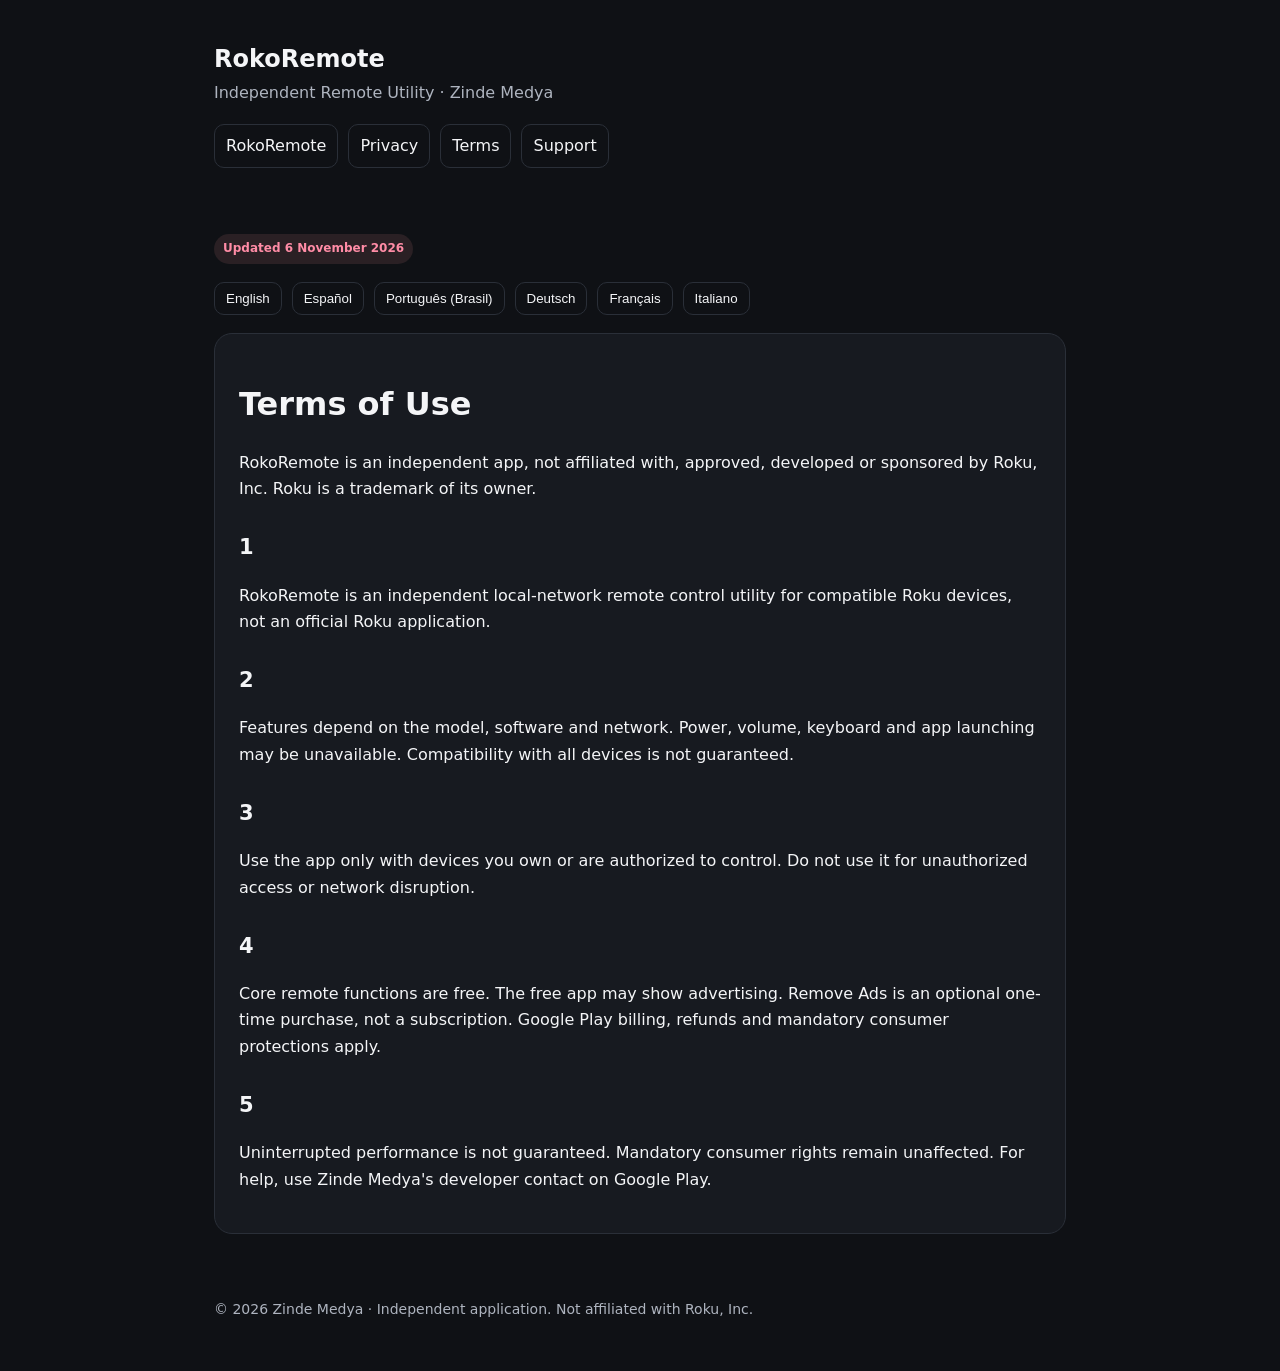
<file: rokoremote/terms/index.html>
<!doctype html><html lang="en"><head><meta charset="utf-8"><meta name="viewport" content="width=device-width,initial-scale=1"><meta name="robots" content="index,follow"><title>RokoRemote — terms</title><link rel="stylesheet" href="/assets/style.css"></head><body><header><div class="brand">RokoRemote</div><div class="sub">Independent Remote Utility · Zinde Medya</div><nav><a href="/rokoremote/">RokoRemote</a><a href="/rokoremote/privacy/">Privacy</a><a href="/rokoremote/terms/">Terms</a><a href="/rokoremote/support/">Support</a></nav></header><main><span class="badge">Updated 6 November 2026</span><div class="lang" id="langs"></div><article data-lang="en" hidden><div class="card"><h1>Terms of Use</h1><p>RokoRemote is an independent app, not affiliated with, approved, developed or sponsored by Roku, Inc. Roku is a trademark of its owner.</p><h2>1</h2><p>RokoRemote is an independent local-network remote control utility for compatible Roku devices, not an official Roku application.</p><h2>2</h2><p>Features depend on the model, software and network. Power, volume, keyboard and app launching may be unavailable. Compatibility with all devices is not guaranteed.</p><h2>3</h2><p>Use the app only with devices you own or are authorized to control. Do not use it for unauthorized access or network disruption.</p><h2>4</h2><p>Core remote functions are free. The free app may show advertising. Remove Ads is an optional one-time purchase, not a subscription. Google Play billing, refunds and mandatory consumer protections apply.</p><h2>5</h2><p>Uninterrupted performance is not guaranteed. Mandatory consumer rights remain unaffected. For help, use Zinde Medya's developer contact on Google Play.</p></div></article>
<article data-lang="es" hidden><div class="card"><h1>Términos de uso</h1><p>RokoRemote es independiente y no está afiliada, autorizada, desarrollada ni patrocinada por Roku, Inc. Roku es una marca de su titular.</p><h2>1</h2><p>RokoRemote es un mando independiente de red local para dispositivos Roku compatibles, no una aplicación oficial.</p><h2>2</h2><p>Las funciones dependen del modelo, software y red. Encendido, volumen, teclado o apertura de aplicaciones pueden no funcionar en todos los dispositivos. No se garantiza compatibilidad universal.</p><h2>3</h2><p>Utiliza la aplicación únicamente en dispositivos propios o autorizados. Se prohíbe el acceso no autorizado o interferir en redes.</p><h2>4</h2><p>Las funciones básicas son gratuitas. Puede haber anuncios. Quitar anuncios es una compra única opcional, no una suscripción. Se aplican las normas de Google Play y los derechos obligatorios del consumidor.</p><h2>5</h2><p>No se garantiza funcionamiento ininterrumpido. Se respetan los derechos obligatorios del consumidor. Contacta con Zinde Medya desde Google Play.</p></div></article>
<article data-lang="pt-br" hidden><div class="card"><h1>Termos de Uso</h1><p>RokoRemote é independente e não é afiliado, aprovado, desenvolvido ou patrocinado pela Roku, Inc. Roku é marca de seu proprietário.</p><h2>1</h2><p>RokoRemote é um controle independente de rede local para dispositivos Roku compatíveis, não um aplicativo oficial.</p><h2>2</h2><p>Os recursos dependem do modelo, software e rede. Energia, volume, teclado e abertura de apps podem não funcionar em todos os dispositivos. Não garantimos compatibilidade universal.</p><h2>3</h2><p>Use apenas em dispositivos próprios ou com autorização. Não use para acesso não autorizado ou interferência na rede.</p><h2>4</h2><p>Os controles básicos são gratuitos. Pode haver publicidade. Remover anúncios é uma compra única opcional, não assinatura. Aplicam-se as regras do Google Play e direitos obrigatórios do consumidor.</p><h2>5</h2><p>Não garantimos operação ininterrupta. Direitos obrigatórios do consumidor são preservados. Para ajuda, use o contato da Zinde Medya no Google Play.</p></div></article>
<article data-lang="de" hidden><div class="card"><h1>Nutzungsbedingungen</h1><p>RokoRemote ist unabhängig und weder mit Roku, Inc. verbunden noch von Roku entwickelt, genehmigt oder gesponsert. Roku ist eine Marke ihres Inhabers.</p><h2>1</h2><p>RokoRemote ist eine unabhängige lokale Fernbedienungs-App für kompatible Roku-Geräte, keine offizielle Roku-App.</p><h2>2</h2><p>Funktionen variieren je nach Modell, Software und Netzwerk. Strom, Lautstärke, Tastatur und App-Start sind nicht überall verfügbar. Keine Garantie vollständiger Kompatibilität.</p><h2>3</h2><p>Nur eigene oder ausdrücklich freigegebene Geräte steuern. Unbefugte Zugriffe und Netzwerkstörungen sind untersagt.</p><h2>4</h2><p>Grundfunktionen sind kostenlos; Werbung ist möglich. Werbung entfernen ist ein optionaler Einmalkauf, kein Abonnement. Google-Play-Regeln und zwingendes Verbraucherrecht gelten.</p><h2>5</h2><p>Unterbrechungsfreier Betrieb ist nicht garantiert. Gesetzliche Verbraucherrechte bleiben bestehen. Support über den Zinde-Medya-Kontakt bei Google Play.</p></div></article>
<article data-lang="fr" hidden><div class="card"><h1>Conditions d’utilisation</h1><p>RokoRemote est indépendant et n’est ni affilié, approuvé, développé ni sponsorisé par Roku, Inc. Roku est une marque de son propriétaire.</p><h2>1</h2><p>RokoRemote est une télécommande indépendante pour appareils Roku compatibles sur réseau local, non officielle.</p><h2>2</h2><p>Les fonctions dépendent du modèle, logiciel et réseau. Alimentation, volume, clavier et ouverture d’applications peuvent être indisponibles. Compatibilité universelle non garantie.</p><h2>3</h2><p>Utilisez uniquement les appareils dont vous êtes propriétaire ou autorisé à contrôler. Accès non autorisé et perturbation réseau interdits.</p><h2>4</h2><p>Les fonctions essentielles sont gratuites. Publicité possible. Supprimer les publicités est un achat unique facultatif, sans abonnement. Les règles Google Play et droits impératifs des consommateurs s’appliquent.</p><h2>5</h2><p>Le fonctionnement continu n’est pas garanti. Les droits impératifs des consommateurs sont préservés. Assistance via Zinde Medya sur Google Play.</p></div></article>
<article data-lang="it" hidden><div class="card"><h1>Termini di utilizzo</h1><p>RokoRemote è indipendente e non è affiliata, approvata, sviluppata o sponsorizzata da Roku, Inc. Roku è un marchio del rispettivo proprietario.</p><h2>1</h2><p>RokoRemote è un telecomando indipendente su rete locale per dispositivi Roku compatibili, non un’app ufficiale.</p><h2>2</h2><p>Le funzioni variano per modello, software e rete. Alimentazione, volume, tastiera e avvio app potrebbero non essere disponibili. Compatibilità universale non garantita.</p><h2>3</h2><p>Usa l’app solo su dispositivi propri o autorizzati. Vietato l’accesso non autorizzato o l’interferenza di rete.</p><h2>4</h2><p>Le funzioni base sono gratuite; possono comparire annunci. Rimuovi annunci è un acquisto opzionale una tantum, non un abbonamento. Valgono le norme Google Play e i diritti obbligatori dei consumatori.</p><h2>5</h2><p>Non è garantito un funzionamento continuo. Restano validi i diritti obbligatori dei consumatori. Assistenza tramite Zinde Medya su Google Play.</p></div></article></main><footer>© 2026 Zinde Medya · Independent application. Not affiliated with Roku, Inc.</footer><script>const langs=[{"id":"en","n":"English"},{"id":"es","n":"Español"},{"id":"pt-br","n":"Português (Brasil)"},{"id":"de","n":"Deutsch"},{"id":"fr","n":"Français"},{"id":"it","n":"Italiano"}];function pick(){const q=new URLSearchParams(location.search).get('lang');if(langs.some(x=>x.id===q))return q;const b=(navigator.language||'en').toLowerCase();return langs.find(x=>b.startsWith(x.id))?.id||langs.find(x=>b.startsWith(x.id.slice(0,2)))?.id||'en'}function show(l){document.documentElement.lang=l;document.querySelectorAll('[data-lang]').forEach(x=>x.hidden=x.dataset.lang!==l);document.querySelectorAll('.lang button').forEach(x=>x.classList.toggle('active',x.dataset.lang===l));document.querySelectorAll('nav a').forEach(x=>x.search='?lang='+l);history.replaceState(null,'','?lang='+l)}document.getElementById('langs').innerHTML=langs.map(x=>'<button type="button" data-id="'+x.id+'">'+x.n+'</button>').join('');document.querySelectorAll('.lang button').forEach(b=>b.onclick=()=>show(b.dataset.id));show(pick());</script></body></html>
</file>
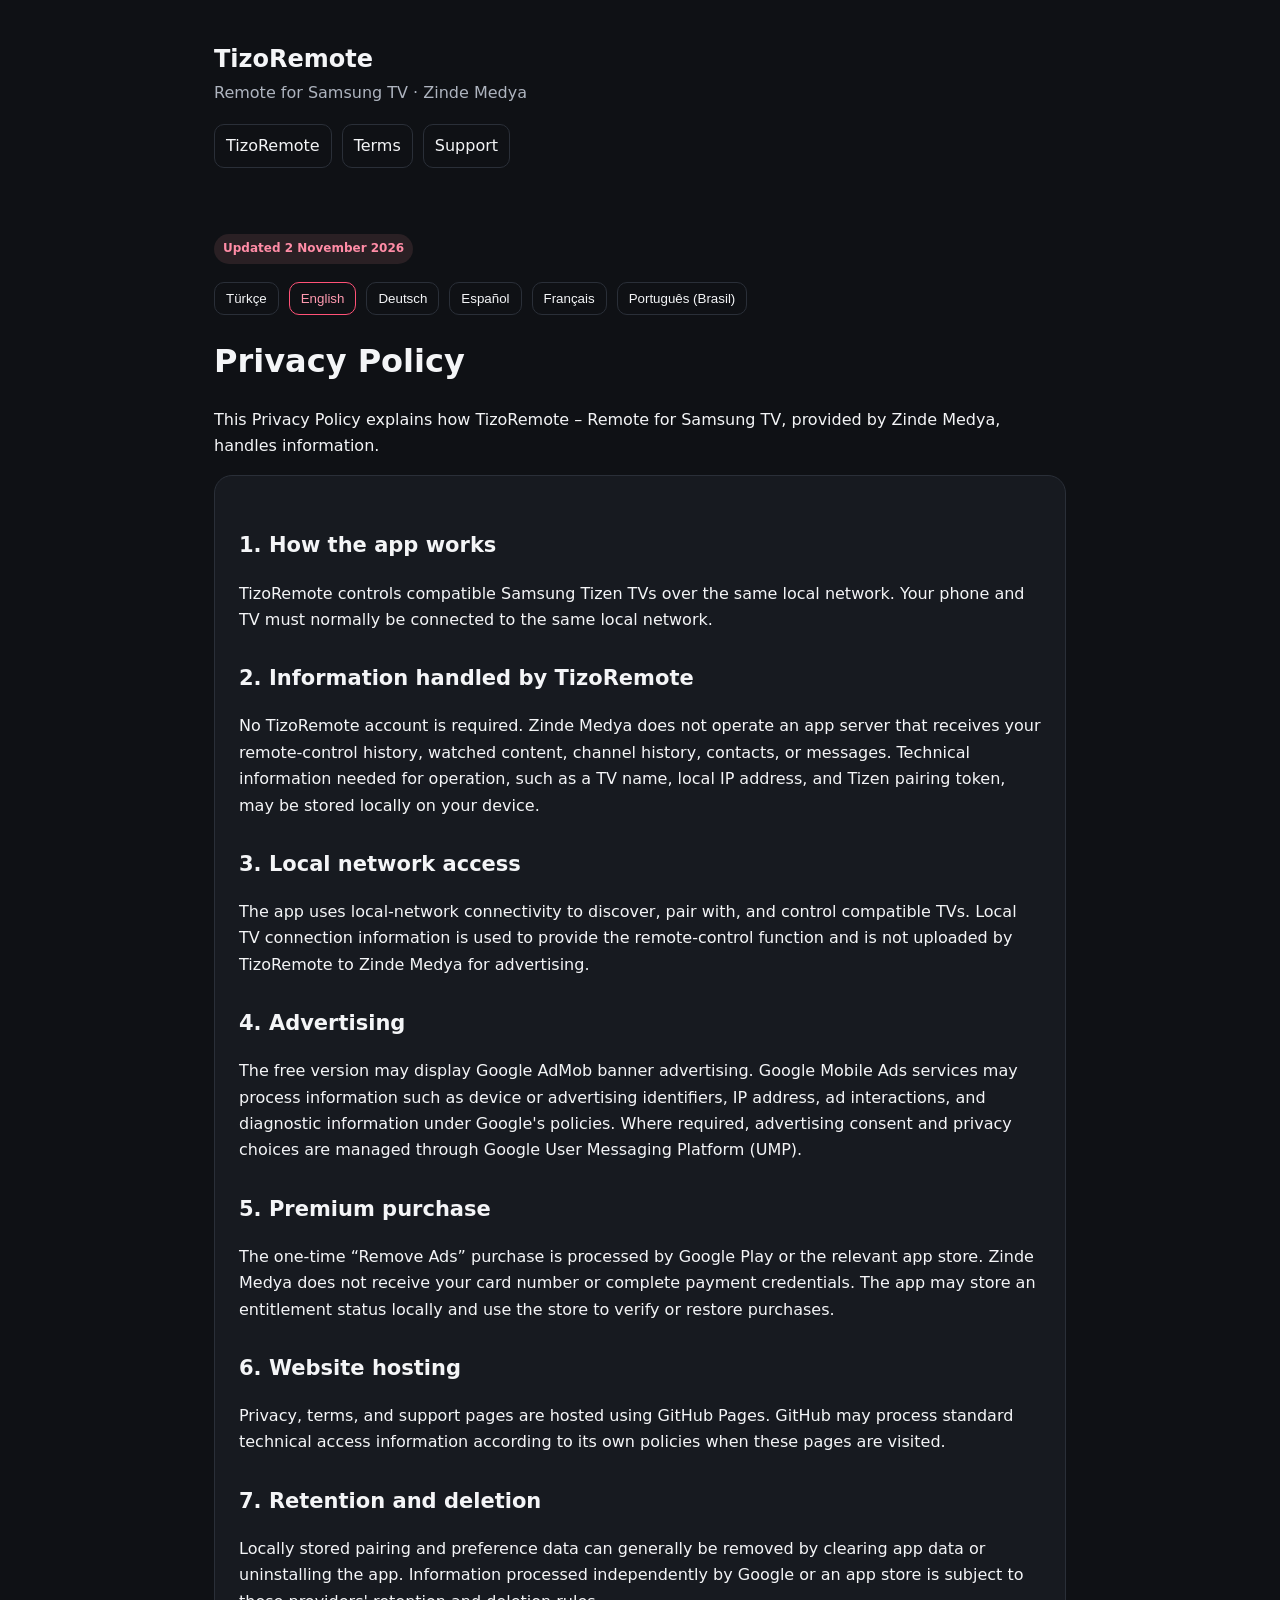
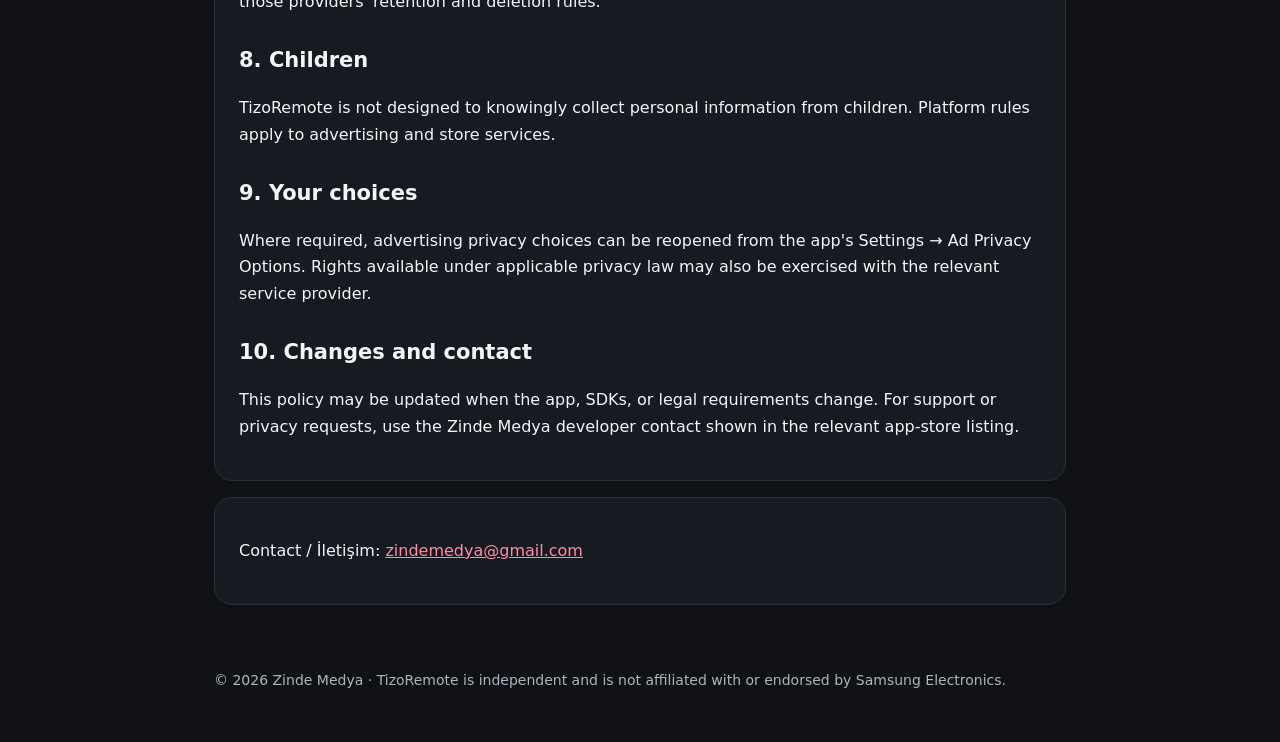
<file: tizoremote/privacy/index.html>
<!doctype html><html><head><meta charset="utf-8"><meta name="viewport" content="width=device-width,initial-scale=1"><title>TizoRemote Privacy Policy</title><link rel="stylesheet" href="/assets/style.css"></head><body>
<header><div class="brand">TizoRemote</div><div class="sub">Remote for Samsung TV · Zinde Medya</div><nav><a href="/tizoremote/">TizoRemote</a><a href="/tizoremote/terms/">Terms</a><a href="/tizoremote/support/">Support</a></nav></header>
<main><span class="badge">Updated 2 November 2026</span><div class="lang" id="langs"></div>
<article data-lang="en"><h1>Privacy Policy</h1><p>This Privacy Policy explains how TizoRemote – Remote for Samsung TV, provided by Zinde Medya, handles information.</p><div class="card">
<h2>1. How the app works</h2><p>TizoRemote controls compatible Samsung Tizen TVs over the same local network. Your phone and TV must normally be connected to the same local network.</p>
<h2>2. Information handled by TizoRemote</h2><p>No TizoRemote account is required. Zinde Medya does not operate an app server that receives your remote-control history, watched content, channel history, contacts, or messages. Technical information needed for operation, such as a TV name, local IP address, and Tizen pairing token, may be stored locally on your device.</p>
<h2>3. Local network access</h2><p>The app uses local-network connectivity to discover, pair with, and control compatible TVs. Local TV connection information is used to provide the remote-control function and is not uploaded by TizoRemote to Zinde Medya for advertising.</p>
<h2>4. Advertising</h2><p>The free version may display Google AdMob banner advertising. Google Mobile Ads services may process information such as device or advertising identifiers, IP address, ad interactions, and diagnostic information under Google's policies. Where required, advertising consent and privacy choices are managed through Google User Messaging Platform (UMP).</p>
<h2>5. Premium purchase</h2><p>The one-time “Remove Ads” purchase is processed by Google Play or the relevant app store. Zinde Medya does not receive your card number or complete payment credentials. The app may store an entitlement status locally and use the store to verify or restore purchases.</p>
<h2>6. Website hosting</h2><p>Privacy, terms, and support pages are hosted using GitHub Pages. GitHub may process standard technical access information according to its own policies when these pages are visited.</p>
<h2>7. Retention and deletion</h2><p>Locally stored pairing and preference data can generally be removed by clearing app data or uninstalling the app. Information processed independently by Google or an app store is subject to those providers' retention and deletion rules.</p>
<h2>8. Children</h2><p>TizoRemote is not designed to knowingly collect personal information from children. Platform rules apply to advertising and store services.</p>
<h2>9. Your choices</h2><p>Where required, advertising privacy choices can be reopened from the app's Settings → Ad Privacy Options. Rights available under applicable privacy law may also be exercised with the relevant service provider.</p>
<h2>10. Changes and contact</h2><p>This policy may be updated when the app, SDKs, or legal requirements change. For support or privacy requests, use the Zinde Medya developer contact shown in the relevant app-store listing.</p>
</div></article>
<article data-lang="tr"><h1>Gizlilik Politikası</h1><p>Bu Gizlilik Politikası, Zinde Medya tarafından sunulan TizoRemote – Remote for Samsung TV uygulamasının bilgileri nasıl işlediğini açıklar.</p><div class="card">
<h2>1. Uygulamanın çalışma biçimi</h2><p>TizoRemote, uyumlu Samsung Tizen TV'leri aynı yerel ağ üzerinden kontrol eder. Telefon ve TV'nin normalde aynı yerel ağa bağlı olması gerekir.</p>
<h2>2. TizoRemote'un işlediği bilgiler</h2><p>TizoRemote hesabı gerekmez. Zinde Medya, kumanda kullanım geçmişinizi, izlediğiniz içerikleri, kanal geçmişinizi, kişilerinizi veya mesajlarınızı alan bir uygulama sunucusu işletmez. TV adı, yerel IP adresi ve Tizen eşleştirme belirteci gibi çalışması için gerekli teknik bilgiler cihazınızda yerel olarak saklanabilir.</p>
<h2>3. Yerel ağ erişimi</h2><p>Uygulama uyumlu TV'leri bulmak, eşleştirmek ve kontrol etmek için yerel ağ bağlantısını kullanır. Yerel TV bağlantı bilgileri kumanda işlevi için kullanılır ve TizoRemote tarafından reklam amacıyla Zinde Medya'ya yüklenmez.</p>
<h2>4. Reklamlar</h2><p>Ücretsiz sürüm Google AdMob banner reklamları gösterebilir. Google Mobile Ads hizmetleri; cihaz veya reklam tanımlayıcıları, IP adresi, reklam etkileşimleri ve tanılama bilgileri gibi verileri Google'ın kendi politikalarına göre işleyebilir. Gerekli bölgelerde reklam izni ve gizlilik tercihleri Google User Messaging Platform (UMP) üzerinden yönetilir.</p>
<h2>5. Premium satın alma</h2><p>Tek seferlik “Reklamları Kaldır” satın alması Google Play veya ilgili uygulama mağazası tarafından işlenir. Zinde Medya kart numaranızı veya tam ödeme bilgilerinizi almaz. Uygulama hak durumunu cihazda saklayabilir ve satın almayı mağaza üzerinden doğrulayabilir veya geri yükleyebilir.</p>
<h2>6. Web sitesi barındırma</h2><p>Gizlilik, kullanım koşulları ve destek sayfaları GitHub Pages üzerinde barındırılır. Bu sayfalar ziyaret edildiğinde GitHub kendi politikaları kapsamında standart teknik erişim bilgilerini işleyebilir.</p>
<h2>7. Saklama ve silme</h2><p>Cihazda saklanan eşleştirme ve tercih verileri uygulama verileri temizlenerek veya uygulama kaldırılarak genel olarak silinebilir. Google veya uygulama mağazasının bağımsız işlediği bilgiler ilgili sağlayıcının saklama ve silme kurallarına tabidir.</p>
<h2>8. Çocuklar</h2><p>TizoRemote çocuklardan bilerek kişisel bilgi toplamaya yönelik tasarlanmamıştır. Reklam ve mağaza hizmetlerinde ilgili platform kuralları geçerlidir.</p>
<h2>9. Tercihleriniz</h2><p>Gerekli olduğunda reklam gizlilik tercihleri uygulamadaki Ayarlar → Reklam Gizlilik Tercihleri bölümünden yeniden açılabilir. Geçerli gizlilik mevzuatındaki haklar ilgili hizmet sağlayıcıya karşı da kullanılabilir.</p>
<h2>10. Değişiklikler ve iletişim</h2><p>Uygulama, kullanılan SDK'lar veya yasal gereklilikler değiştiğinde bu politika güncellenebilir. Destek veya gizlilik talepleri için ilgili uygulama mağazasında gösterilen Zinde Medya geliştirici iletişim kanalını kullanın.</p>
</div></article>
<article data-lang="de"><h1>Datenschutzerklärung</h1><p>Diese Datenschutzerklärung erläutert, wie TizoRemote – Remote for Samsung TV von Zinde Medya Informationen verarbeitet.</p><div class="card">
<h2>1. Funktionsweise</h2><p>TizoRemote steuert kompatible Samsung Tizen-Fernseher im selben lokalen Netzwerk. Telefon und Fernseher müssen normalerweise mit demselben lokalen Netzwerk verbunden sein.</p>
<h2>2. Verarbeitete Informationen</h2><p>Ein TizoRemote-Konto ist nicht erforderlich. Zinde Medya betreibt keinen App-Server, der Fernbedienungsverlauf, angesehene Inhalte, Senderverlauf, Kontakte oder Nachrichten empfängt. TV-Name, lokale IP-Adresse und Tizen-Kopplungstoken können für die Funktion lokal auf Ihrem Gerät gespeichert werden.</p>
<h2>3. Lokales Netzwerk</h2><p>Die App nutzt das lokale Netzwerk zum Erkennen, Koppeln und Steuern kompatibler Fernseher. Lokale TV-Verbindungsdaten werden nicht von TizoRemote zu Werbezwecken an Zinde Medya übertragen.</p>
<h2>4. Werbung</h2><p>Die kostenlose Version kann Google-AdMob-Banner anzeigen. Google Mobile Ads kann Geräte-/Werbekennungen, IP-Adresse, Anzeigeninteraktionen und Diagnosedaten nach den Google-Richtlinien verarbeiten. Soweit erforderlich, werden Einwilligungen und Datenschutzoptionen über Google UMP verwaltet.</p>
<h2>5. Premium-Kauf</h2><p>Der einmalige Kauf „Werbung entfernen“ wird über Google Play oder den jeweiligen Store abgewickelt. Zinde Medya erhält keine Kartennummer oder vollständigen Zahlungsdaten. Die App kann den Anspruch lokal speichern und Käufe über den Store prüfen oder wiederherstellen.</p>
<h2>6. Webseiten</h2><p>Datenschutz-, Nutzungs- und Supportseiten werden über GitHub Pages bereitgestellt. GitHub kann beim Besuch standardmäßige technische Zugriffsdaten nach eigenen Richtlinien verarbeiten.</p>
<h2>7. Speicherung und Löschung</h2><p>Lokal gespeicherte Kopplungs- und Einstellungsdaten können durch Löschen der App-Daten oder Deinstallation entfernt werden. Für von Google oder Stores verarbeitete Daten gelten deren Regeln.</p>
<h2>8. Kinder</h2><p>TizoRemote ist nicht darauf ausgelegt, wissentlich personenbezogene Daten von Kindern zu erfassen. Für Werbung und Store-Dienste gelten die jeweiligen Plattformregeln.</p>
<h2>9. Ihre Auswahl</h2><p>Falls erforderlich, können Werbe-Datenschutzoptionen in Einstellungen → Datenschutzoptionen für Werbung erneut geöffnet werden.</p>
<h2>10. Änderungen und Kontakt</h2><p>Diese Erklärung kann bei Änderungen der App, SDKs oder Rechtslage aktualisiert werden. Für Support oder Datenschutz verwenden Sie den Entwicklerkontakt von Zinde Medya in der jeweiligen Store-Seite.</p>
</div></article>
<article data-lang="es"><h1>Política de privacidad</h1><p>Esta política explica cómo TizoRemote – Remote for Samsung TV, ofrecida por Zinde Medya, trata la información.</p><div class="card">
<h2>1. Funcionamiento</h2><p>TizoRemote controla televisores Samsung Tizen compatibles en la misma red local. El teléfono y el televisor normalmente deben estar conectados a la misma red local.</p>
<h2>2. Información tratada</h2><p>No se necesita una cuenta de TizoRemote. Zinde Medya no opera un servidor de la aplicación que reciba historial del mando, contenido visto, historial de canales, contactos o mensajes. El nombre del TV, IP local y token de emparejamiento Tizen pueden guardarse localmente para el funcionamiento.</p>
<h2>3. Red local</h2><p>La aplicación usa la red local para detectar, vincular y controlar televisores compatibles. TizoRemote no envía estos datos locales a Zinde Medya con fines publicitarios.</p>
<h2>4. Publicidad</h2><p>La versión gratuita puede mostrar banners de Google AdMob. Google Mobile Ads puede tratar identificadores, dirección IP, interacciones publicitarias y diagnósticos conforme a las políticas de Google. Cuando corresponda, el consentimiento y las opciones se gestionan mediante Google UMP.</p>
<h2>5. Compra Premium</h2><p>La compra única “Quitar anuncios” se procesa mediante Google Play o la tienda correspondiente. Zinde Medya no recibe el número de tarjeta ni los datos completos de pago. La aplicación puede guardar el derecho localmente y verificar o restaurar compras con la tienda.</p>
<h2>6. Sitio web</h2><p>Las páginas de privacidad, términos y soporte se alojan en GitHub Pages. GitHub puede tratar datos técnicos estándar de acceso según sus propias políticas.</p>
<h2>7. Conservación y eliminación</h2><p>Los datos locales de vinculación y preferencias pueden eliminarse borrando los datos de la aplicación o desinstalándola. Los datos tratados por Google o las tiendas se rigen por sus propias reglas.</p>
<h2>8. Menores</h2><p>TizoRemote no está diseñada para recopilar deliberadamente información personal de menores. Se aplican las reglas de las plataformas para publicidad y tienda.</p>
<h2>9. Opciones</h2><p>Cuando sea necesario, las opciones de privacidad publicitaria pueden reabrirse desde Ajustes → Opciones de privacidad de anuncios.</p>
<h2>10. Cambios y contacto</h2><p>Esta política puede actualizarse cuando cambien la aplicación, los SDK o los requisitos legales. Para soporte o privacidad, use el contacto de Zinde Medya mostrado en la tienda correspondiente.</p>
</div></article>
<article data-lang="fr"><h1>Politique de confidentialité</h1><p>Cette politique explique comment TizoRemote – Remote for Samsung TV, proposé par Zinde Medya, traite les informations.</p><div class="card">
<h2>1. Fonctionnement</h2><p>TizoRemote contrôle les téléviseurs Samsung Tizen compatibles sur le même réseau local. Le téléphone et le téléviseur doivent normalement être connectés au même réseau local.</p>
<h2>2. Informations traitées</h2><p>Aucun compte TizoRemote n'est requis. Zinde Medya n'exploite pas de serveur d'application recevant l'historique de la télécommande, les contenus regardés, l'historique des chaînes, les contacts ou messages. Le nom du téléviseur, son IP locale et la clé d'association/client Tizen peuvent être conservés localement.</p>
<h2>3. Réseau local</h2><p>L'application utilise le réseau local pour détecter, associer et contrôler les téléviseurs compatibles. TizoRemote n'envoie pas ces données locales à Zinde Medya à des fins publicitaires.</p>
<h2>4. Publicité</h2><p>La version gratuite peut afficher des bannières Google AdMob. Google Mobile Ads peut traiter des identifiants, l'adresse IP, les interactions publicitaires et des données de diagnostic conformément aux règles de Google. Lorsque requis, le consentement et les choix sont gérés par Google UMP.</p>
<h2>5. Achat Premium</h2><p>L'achat unique « Supprimer les publicités » est traité par Google Play ou la boutique concernée. Zinde Medya ne reçoit pas votre numéro de carte ni vos données de paiement complètes. L'application peut conserver localement le droit et vérifier ou restaurer l'achat auprès de la boutique.</p>
<h2>6. Site web</h2><p>Les pages de confidentialité, conditions et assistance sont hébergées via GitHub Pages. GitHub peut traiter des données techniques d'accès standards selon ses propres politiques.</p>
<h2>7. Conservation et suppression</h2><p>Les données locales d'association et de préférences peuvent être supprimées en effaçant les données de l'application ou en la désinstallant. Les données traitées par Google ou les boutiques suivent leurs propres règles.</p>
<h2>8. Enfants</h2><p>TizoRemote n'est pas conçue pour recueillir sciemment des informations personnelles auprès d'enfants. Les règles des plateformes s'appliquent à la publicité et aux boutiques.</p>
<h2>9. Vos choix</h2><p>Lorsque nécessaire, les choix de confidentialité publicitaire peuvent être rouverts dans Réglages → Options de confidentialité publicitaire.</p>
<h2>10. Modifications et contact</h2><p>Cette politique peut être mise à jour lorsque l'application, les SDK ou les exigences légales évoluent. Pour l'assistance ou la confidentialité, utilisez le contact Zinde Medya affiché dans la boutique concernée.</p>
</div></article>
<article data-lang="pt-br"><h1>Política de Privacidade</h1><p>Esta política explica como o TizoRemote – Remote for Samsung TV, oferecido pela Zinde Medya, trata informações.</p><div class="card">
<h2>1. Funcionamento</h2><p>TizoRemote controla TVs Samsung Tizen compatíveis na mesma rede local. O celular e a TV normalmente precisam estar conectados à mesma rede local.</p>
<h2>2. Informações tratadas</h2><p>Não é necessária uma conta TizoRemote. A Zinde Medya não opera um servidor do aplicativo que receba histórico do controle, conteúdo assistido, histórico de canais, contatos ou mensagens. Nome da TV, IP local e token de pareamento Tizen podem ser armazenados localmente para o funcionamento.</p>
<h2>3. Rede local</h2><p>O aplicativo usa a rede local para localizar, parear e controlar TVs compatíveis. O TizoRemote não envia esses dados locais à Zinde Medya para fins publicitários.</p>
<h2>4. Publicidade</h2><p>A versão gratuita pode exibir banners do Google AdMob. O Google Mobile Ads pode tratar identificadores, endereço IP, interações com anúncios e dados de diagnóstico conforme as políticas do Google. Quando exigido, consentimento e escolhas são gerenciados pelo Google UMP.</p>
<h2>5. Compra Premium</h2><p>A compra única “Remover anúncios” é processada pelo Google Play ou pela loja correspondente. A Zinde Medya não recebe o número do cartão nem os dados completos de pagamento. O aplicativo pode guardar o direito localmente e verificar ou restaurar a compra com a loja.</p>
<h2>6. Site</h2><p>As páginas de privacidade, termos e suporte são hospedadas pelo GitHub Pages. O GitHub pode tratar dados técnicos padrão de acesso segundo suas próprias políticas.</p>
<h2>7. Retenção e exclusão</h2><p>Dados locais de pareamento e preferências podem ser removidos limpando os dados do aplicativo ou desinstalando-o. Dados tratados pelo Google ou pelas lojas seguem as regras desses provedores.</p>
<h2>8. Crianças</h2><p>TizoRemote não foi desenvolvido para coletar intencionalmente informações pessoais de crianças. As regras das plataformas se aplicam a publicidade e lojas.</p>
<h2>9. Suas escolhas</h2><p>Quando necessário, as opções de privacidade de anúncios podem ser reabertas em Configurações → Opções de privacidade de anúncios.</p>
<h2>10. Alterações e contato</h2><p>Esta política pode ser atualizada quando o aplicativo, SDKs ou requisitos legais mudarem. Para suporte ou privacidade, use o contato da Zinde Medya exibido na loja correspondente.</p>
</div></article><div class="card"><p>Contact / İletişim: <a href="mailto:zindemedya@gmail.com">zindemedya@gmail.com</a></p></div></main>
<footer id="siteFooter"></footer>
<script>
const langs=[['tr','Türkçe'],['en','English'],['de','Deutsch'],['es','Español'],['fr','Français'],['pt-br','Português (Brasil)']];
function pick(){const q=new URLSearchParams(location.search).get('lang');if(langs.some(x=>x[0]===q))return q;const n=(navigator.language||'en').toLowerCase();if(n.startsWith('tr'))return'tr';if(n.startsWith('de'))return'de';if(n.startsWith('es'))return'es';if(n.startsWith('fr'))return'fr';if(n.startsWith('pt'))return'pt-br';return'en'}
function show(l){document.documentElement.lang=l==='pt-br'?'pt-BR':l;document.querySelectorAll('article').forEach(a=>a.hidden=a.dataset.lang!==l);document.querySelectorAll('.lang button').forEach(b=>b.classList.toggle('active',b.dataset.lang===l));history.replaceState(null,'','?lang='+l)}
const footers={
'tr':'© 2026 Zinde Medya · TizoRemote bağımsız bir uygulamadır; Samsung Electronics ile bağlantılı değildir ve Samsung tarafından onaylanmamıştır.',
'en':'© 2026 Zinde Medya · TizoRemote is independent and is not affiliated with or endorsed by Samsung Electronics.',
'de':'© 2026 Zinde Medya · TizoRemote ist eine unabhängige App und steht in keiner Verbindung zu Samsung Electronics; sie wird von Samsung nicht unterstützt.',
'es':'© 2026 Zinde Medya · TizoRemote es una aplicación independiente y no está afiliada ni respaldada por Samsung Electronics.',
'fr':'© 2026 Zinde Medya · TizoRemote est une application indépendante et n’est ni affiliée ni approuvée par Samsung Electronics.',
'pt-br':'© 2026 Zinde Medya · TizoRemote é um aplicativo independente e não é afiliado nem endossado pela Samsung Electronics.'
};
const oldShow=show;
show=function(l){oldShow(l);document.getElementById('siteFooter').textContent=footers[l]||footers.en}
document.getElementById('langs').innerHTML=langs.map(x=>'<button data-lang="'+x[0]+'">'+x[1]+'</button>').join('');document.querySelectorAll('.lang button').forEach(b=>b.onclick=()=>show(b.dataset.lang));show(pick());
</script></body></html>
</file>
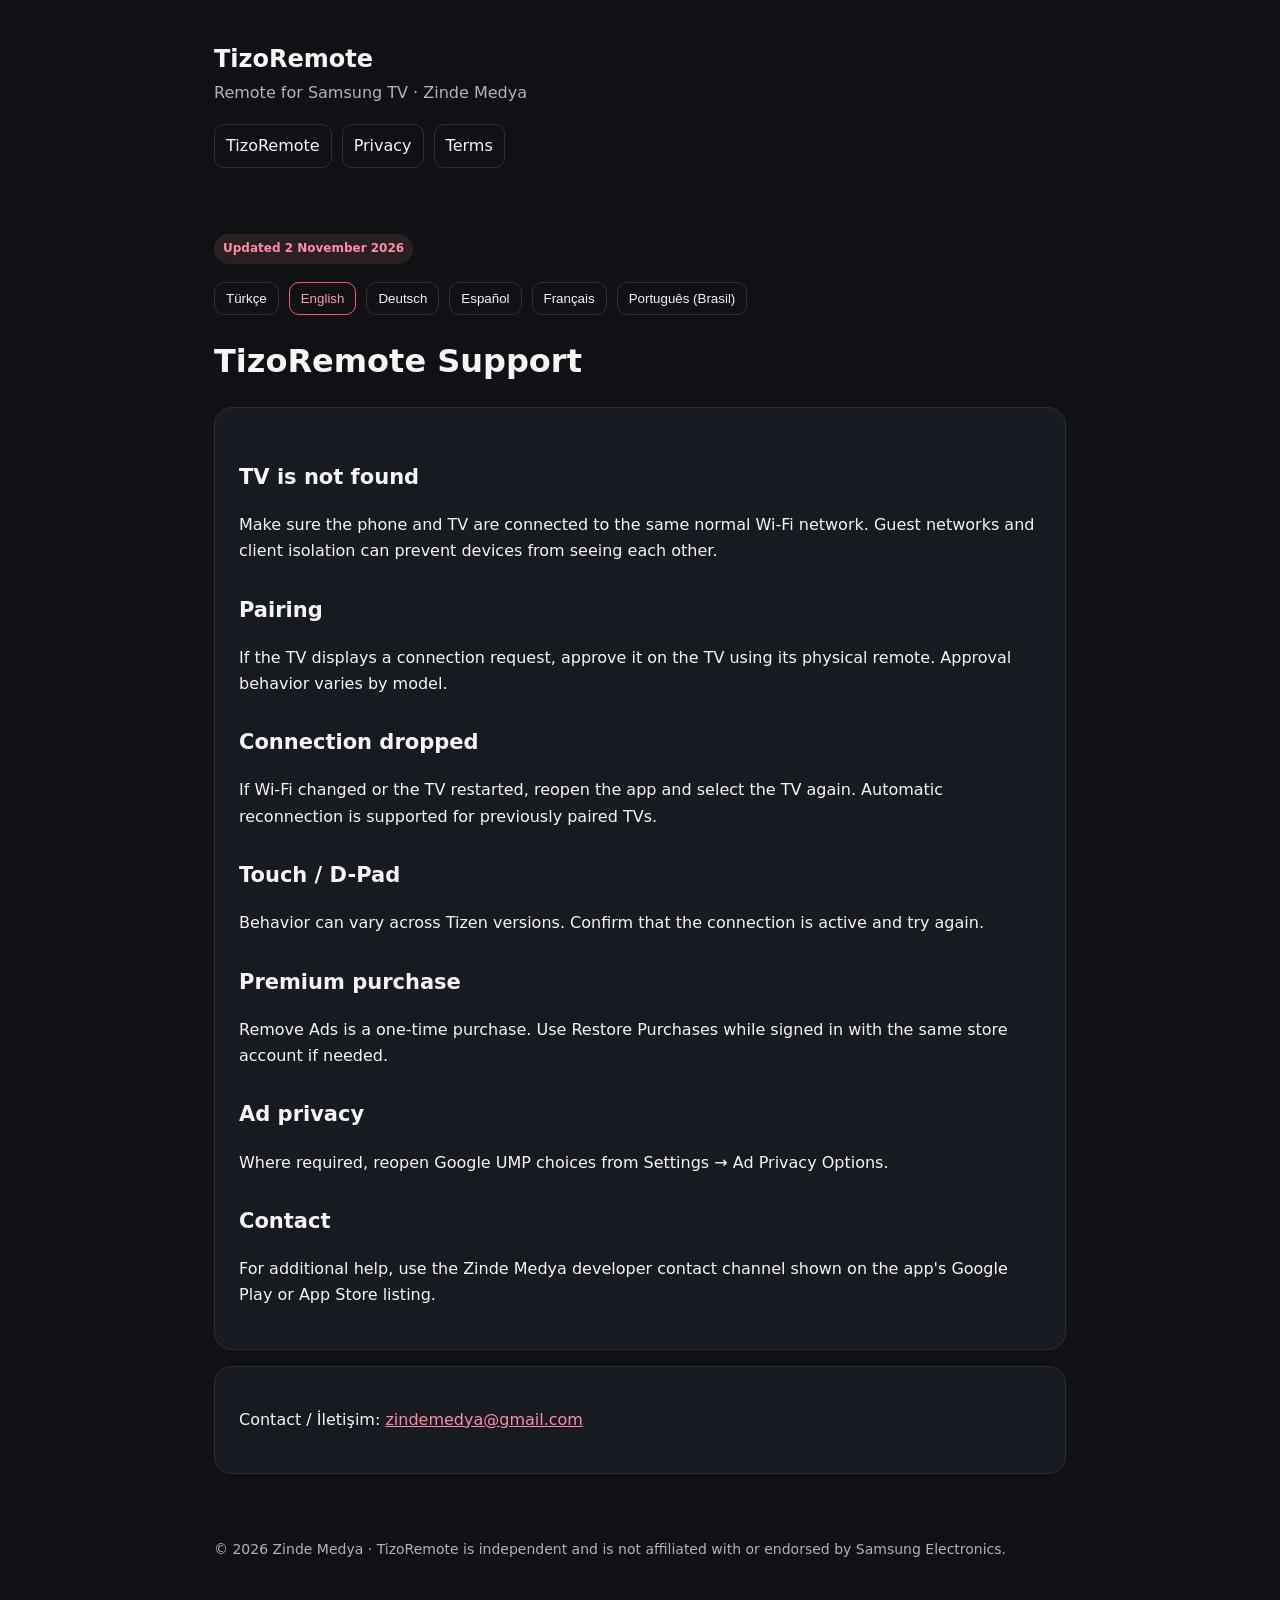
<file: tizoremote/support/index.html>
<!doctype html><html><head><meta charset="utf-8"><meta name="viewport" content="width=device-width,initial-scale=1"><title>TizoRemote Support</title><link rel="stylesheet" href="/assets/style.css"></head><body>
<header><div class="brand">TizoRemote</div><div class="sub">Remote for Samsung TV · Zinde Medya</div><nav><a href="/tizoremote/">TizoRemote</a><a href="/tizoremote/privacy/">Privacy</a><a href="/tizoremote/terms/">Terms</a></nav></header>
<main><span class="badge">Updated 2 November 2026</span><div class="lang" id="langs"></div>
<article data-lang="en"><h1>TizoRemote Support</h1><div class="card"><h2>TV is not found</h2><p>Make sure the phone and TV are connected to the same normal Wi-Fi network. Guest networks and client isolation can prevent devices from seeing each other.</p><h2>Pairing</h2><p>If the TV displays a connection request, approve it on the TV using its physical remote. Approval behavior varies by model.</p><h2>Connection dropped</h2><p>If Wi-Fi changed or the TV restarted, reopen the app and select the TV again. Automatic reconnection is supported for previously paired TVs.</p><h2>Touch / D-Pad</h2><p>Behavior can vary across Tizen versions. Confirm that the connection is active and try again.</p><h2>Premium purchase</h2><p>Remove Ads is a one-time purchase. Use Restore Purchases while signed in with the same store account if needed.</p><h2>Ad privacy</h2><p>Where required, reopen Google UMP choices from Settings → Ad Privacy Options.</p><h2>Contact</h2><p>For additional help, use the Zinde Medya developer contact channel shown on the app's Google Play or App Store listing.</p></div></article>
<article data-lang="tr"><h1>TizoRemote Destek</h1><div class="card"><h2>TV bulunmuyor</h2><p>Telefon ve TV'nin aynı normal Wi-Fi ağına bağlı olduğundan emin olun. Misafir ağları ve istemci izolasyonu cihazların birbirini görmesini engelleyebilir.</p><h2>Eşleştirme</h2><p>TV ekranında bağlantı izni istenirse fiziksel kumandayla onaylayın. Yetkilendirme yöntemi modele göre değişebilir.</p><h2>Bağlantı kesildi</h2><p>Wi-Fi değiştiyse veya TV yeniden başladıysa uygulamayı yeniden açın ve TV'yi tekrar seçin. Daha önce eşleştirilen TV'lerde otomatik yeniden bağlanma desteklenir.</p><h2>Dokunmatik / D-Pad</h2><p>Davranış Tizen sürümüne göre değişebilir. Bağlantının aktif olduğunu kontrol edip yeniden deneyin.</p><h2>Premium satın alma</h2><p>Reklamları Kaldır tek seferlik satın almadır. Gerekirse aynı mağaza hesabıyla Satın Almaları Geri Yükle seçeneğini kullanın.</p><h2>Reklam gizliliği</h2><p>Gerekli bölgelerde Ayarlar → Reklam Gizlilik Tercihleri üzerinden Google UMP seçeneklerini yeniden açabilirsiniz.</p><h2>İletişim</h2><p>Ek destek için uygulamanın Google Play veya App Store sayfasında gösterilen Zinde Medya geliştirici iletişim kanalını kullanın.</p></div></article>
<article data-lang="de"><h1>TizoRemote Support</h1><div class="card"><h2>TV wird nicht gefunden</h2><p>Telefon und Fernseher müssen mit demselben normalen WLAN verbunden sein. Gastnetze und Client-Isolation können die Erkennung verhindern.</p><h2>Kopplung</h2><p>Wenn der Fernseher eine Verbindungsanfrage zeigt, bestätigen Sie diese mit der physischen Fernbedienung. Die Freigabe kann je nach Modell variieren.</p><h2>Verbindung getrennt</h2><p>Wenn WLAN oder TV neu gestartet wurden, öffnen Sie die App erneut und wählen Sie den Fernseher wieder aus. Automatische Wiederverbindung wird unterstützt.</p><h2>Touch / D-Pad</h2><p>Das Verhalten kann je nach Tizen-Version variieren. Prüfen Sie die aktive Verbindung und versuchen Sie es erneut.</p><h2>Premium-Kauf</h2><p>Werbung entfernen ist ein einmaliger Kauf. Nutzen Sie bei Bedarf „Käufe wiederherstellen“ mit demselben Store-Konto.</p><h2>Werbedatenschutz</h2><p>Falls erforderlich, können Google-UMP-Optionen in Einstellungen → Datenschutzoptionen für Werbung erneut geöffnet werden.</p><h2>Kontakt</h2><p>Weitere Hilfe erhalten Sie über den Entwicklerkontakt von Zinde Medya in Google Play oder App Store.</p></div></article>
<article data-lang="es"><h1>Soporte de TizoRemote</h1><div class="card"><h2>No se encuentra el TV</h2><p>Asegúrate de que el teléfono y el TV estén en la misma red Wi-Fi normal. Las redes de invitados y el aislamiento de clientes pueden impedir la detección.</p><h2>Vinculación</h2><p>Si el televisor solicita permiso de conexión, confírmalo con el mando físico. El proceso puede variar según el modelo.</p><h2>Conexión interrumpida</h2><p>Si cambió la Wi-Fi o el TV se reinició, vuelve a abrir la aplicación y selecciona el TV. Se admite la reconexión automática.</p><h2>Touch / D-Pad</h2><p>El comportamiento puede variar según la versión de Tizen. Comprueba la conexión y vuelve a intentarlo.</p><h2>Compra Premium</h2><p>Quitar anuncios es una compra única. Usa Restaurar compras con la misma cuenta de la tienda cuando sea necesario.</p><h2>Privacidad de anuncios</h2><p>Cuando corresponda, vuelve a abrir Google UMP desde Ajustes → Opciones de privacidad de anuncios.</p><h2>Contacto</h2><p>Para más ayuda, utiliza el contacto del desarrollador Zinde Medya mostrado en Google Play o App Store.</p></div></article>
<article data-lang="fr"><h1>Assistance TizoRemote</h1><div class="card"><h2>Téléviseur introuvable</h2><p>Le téléphone et le téléviseur doivent être sur le même réseau Wi-Fi normal. Les réseaux invités et l'isolation des clients peuvent empêcher la détection.</p><h2>Association</h2><p>Si le téléviseur demande une autorisation de connexion, confirmez-la avec la télécommande physique. La procédure varie selon le modèle.</p><h2>Connexion interrompue</h2><p>Si le Wi-Fi a changé ou si le téléviseur a redémarré, rouvrez l'application et sélectionnez le téléviseur. La reconnexion automatique est prise en charge.</p><h2>Touch / D-Pad</h2><p>Le comportement peut varier selon la version de Tizen. Vérifiez la connexion et réessayez.</p><h2>Achat Premium</h2><p>Supprimer les publicités est un achat unique. Utilisez Restaurer les achats avec le même compte de boutique si nécessaire.</p><h2>Confidentialité publicitaire</h2><p>Lorsque requis, rouvrez Google UMP dans Réglages → Options de confidentialité publicitaire.</p><h2>Contact</h2><p>Pour plus d'aide, utilisez le contact développeur Zinde Medya affiché dans Google Play ou App Store.</p></div></article>
<article data-lang="pt-br"><h1>Suporte do TizoRemote</h1><div class="card"><h2>TV não encontrada</h2><p>Verifique se o celular e a TV estão na mesma rede Wi-Fi normal. Redes de convidados e isolamento de clientes podem impedir a detecção.</p><h2>Pareamento</h2><p>Se a TV solicitar autorização de conexão, confirme com o controle remoto físico. O procedimento varia conforme o modelo.</p><h2>Conexão caiu</h2><p>Se o Wi-Fi mudou ou a TV reiniciou, abra o aplicativo novamente e selecione a TV. A reconexão automática é compatível.</p><h2>Touch / D-Pad</h2><p>O comportamento pode variar conforme a versão do Tizen. Confirme a conexão e tente novamente.</p><h2>Compra Premium</h2><p>Remover anúncios é uma compra única. Use Restaurar compras com a mesma conta da loja quando necessário.</p><h2>Privacidade de anúncios</h2><p>Quando exigido, reabra o Google UMP em Configurações → Opções de privacidade de anúncios.</p><h2>Contato</h2><p>Para mais ajuda, use o contato do desenvolvedor Zinde Medya exibido no Google Play ou App Store.</p></div></article><div class="card"><p>Contact / İletişim: <a href="mailto:zindemedya@gmail.com">zindemedya@gmail.com</a></p></div></main>
<footer id="siteFooter"></footer>
<script>
const langs=[['tr','Türkçe'],['en','English'],['de','Deutsch'],['es','Español'],['fr','Français'],['pt-br','Português (Brasil)']];
function pick(){const q=new URLSearchParams(location.search).get('lang');if(langs.some(x=>x[0]===q))return q;const n=(navigator.language||'en').toLowerCase();if(n.startsWith('tr'))return'tr';if(n.startsWith('de'))return'de';if(n.startsWith('es'))return'es';if(n.startsWith('fr'))return'fr';if(n.startsWith('pt'))return'pt-br';return'en'}
function show(l){document.documentElement.lang=l==='pt-br'?'pt-BR':l;document.querySelectorAll('article').forEach(a=>a.hidden=a.dataset.lang!==l);document.querySelectorAll('.lang button').forEach(b=>b.classList.toggle('active',b.dataset.lang===l));history.replaceState(null,'','?lang='+l)}
const footers={
'tr':'© 2026 Zinde Medya · TizoRemote bağımsız bir uygulamadır; Samsung Electronics ile bağlantılı değildir ve Samsung tarafından onaylanmamıştır.',
'en':'© 2026 Zinde Medya · TizoRemote is independent and is not affiliated with or endorsed by Samsung Electronics.',
'de':'© 2026 Zinde Medya · TizoRemote ist eine unabhängige App und steht in keiner Verbindung zu Samsung Electronics; sie wird von Samsung nicht unterstützt.',
'es':'© 2026 Zinde Medya · TizoRemote es una aplicación independiente y no está afiliada ni respaldada por Samsung Electronics.',
'fr':'© 2026 Zinde Medya · TizoRemote est une application indépendante et n’est ni affiliée ni approuvée par Samsung Electronics.',
'pt-br':'© 2026 Zinde Medya · TizoRemote é um aplicativo independente e não é afiliado nem endossado pela Samsung Electronics.'
};
const oldShow=show;
show=function(l){oldShow(l);document.getElementById('siteFooter').textContent=footers[l]||footers.en}
document.getElementById('langs').innerHTML=langs.map(x=>'<button data-lang="'+x[0]+'">'+x[1]+'</button>').join('');document.querySelectorAll('.lang button').forEach(b=>b.onclick=()=>show(b.dataset.lang));show(pick());
</script></body></html>
</file>
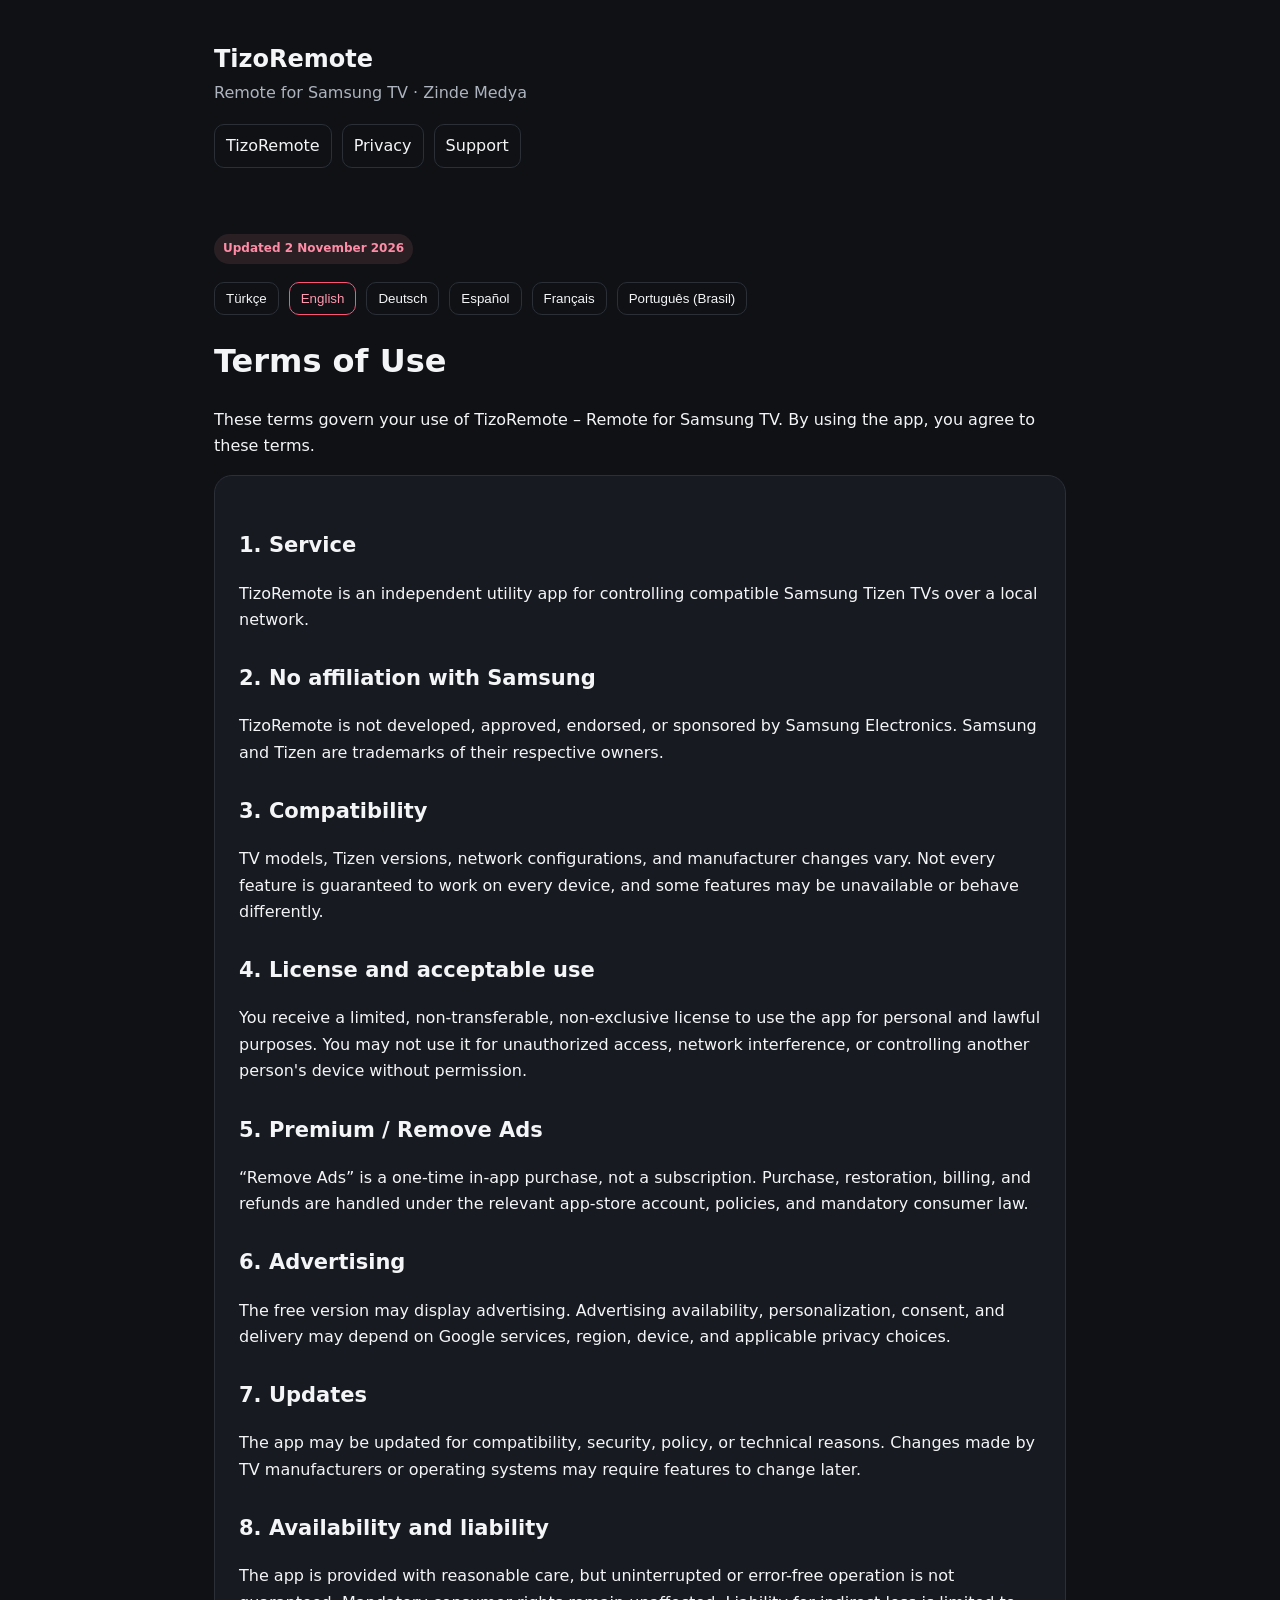
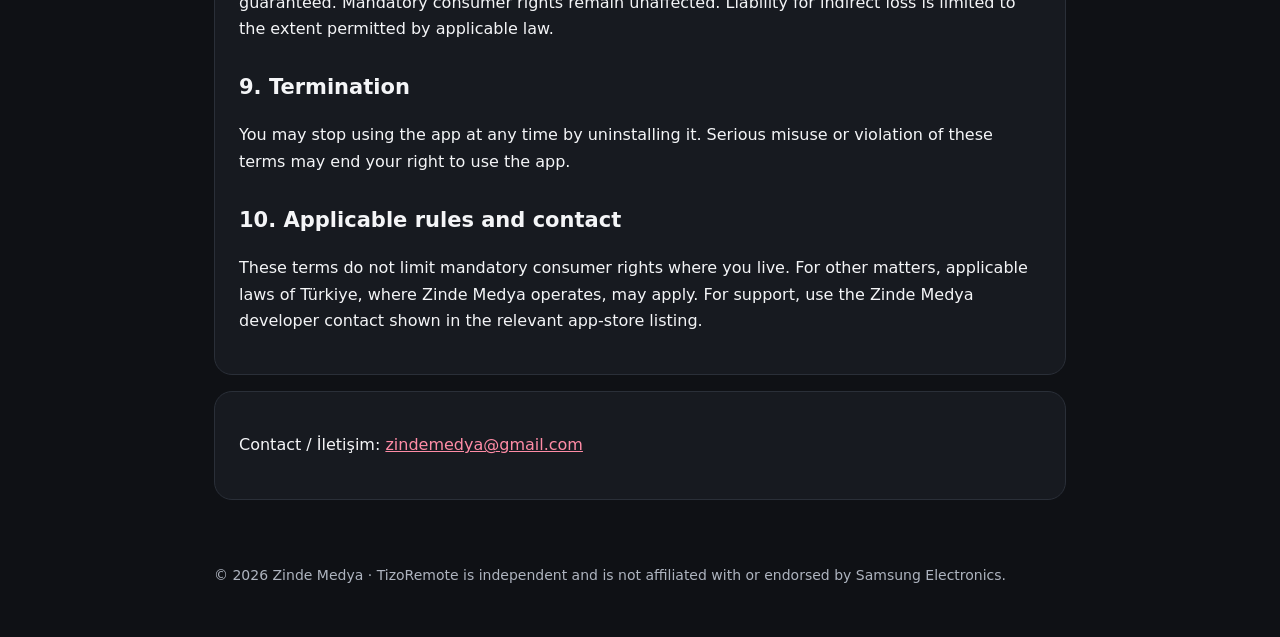
<file: tizoremote/terms/index.html>
<!doctype html><html><head><meta charset="utf-8"><meta name="viewport" content="width=device-width,initial-scale=1"><title>TizoRemote Terms of Use</title><link rel="stylesheet" href="/assets/style.css"></head><body>
<header><div class="brand">TizoRemote</div><div class="sub">Remote for Samsung TV · Zinde Medya</div><nav><a href="/tizoremote/">TizoRemote</a><a href="/tizoremote/privacy/">Privacy</a><a href="/tizoremote/support/">Support</a></nav></header>
<main><span class="badge">Updated 2 November 2026</span><div class="lang" id="langs"></div>
<article data-lang="en"><h1>Terms of Use</h1><p>These terms govern your use of TizoRemote – Remote for Samsung TV. By using the app, you agree to these terms.</p><div class="card">
<h2>1. Service</h2><p>TizoRemote is an independent utility app for controlling compatible Samsung Tizen TVs over a local network.</p>
<h2>2. No affiliation with Samsung</h2><p>TizoRemote is not developed, approved, endorsed, or sponsored by Samsung Electronics. Samsung and Tizen are trademarks of their respective owners.</p>
<h2>3. Compatibility</h2><p>TV models, Tizen versions, network configurations, and manufacturer changes vary. Not every feature is guaranteed to work on every device, and some features may be unavailable or behave differently.</p>
<h2>4. License and acceptable use</h2><p>You receive a limited, non-transferable, non-exclusive license to use the app for personal and lawful purposes. You may not use it for unauthorized access, network interference, or controlling another person's device without permission.</p>
<h2>5. Premium / Remove Ads</h2><p>“Remove Ads” is a one-time in-app purchase, not a subscription. Purchase, restoration, billing, and refunds are handled under the relevant app-store account, policies, and mandatory consumer law.</p>
<h2>6. Advertising</h2><p>The free version may display advertising. Advertising availability, personalization, consent, and delivery may depend on Google services, region, device, and applicable privacy choices.</p>
<h2>7. Updates</h2><p>The app may be updated for compatibility, security, policy, or technical reasons. Changes made by TV manufacturers or operating systems may require features to change later.</p>
<h2>8. Availability and liability</h2><p>The app is provided with reasonable care, but uninterrupted or error-free operation is not guaranteed. Mandatory consumer rights remain unaffected. Liability for indirect loss is limited to the extent permitted by applicable law.</p>
<h2>9. Termination</h2><p>You may stop using the app at any time by uninstalling it. Serious misuse or violation of these terms may end your right to use the app.</p>
<h2>10. Applicable rules and contact</h2><p>These terms do not limit mandatory consumer rights where you live. For other matters, applicable laws of Türkiye, where Zinde Medya operates, may apply. For support, use the Zinde Medya developer contact shown in the relevant app-store listing.</p>
</div></article>
<article data-lang="tr"><h1>Kullanım Koşulları</h1><p>Bu koşullar TizoRemote – Remote for Samsung TV uygulamasının kullanımını düzenler. Uygulamayı kullanarak bu koşulları kabul etmiş olursunuz.</p><div class="card">
<h2>1. Hizmet</h2><p>TizoRemote, uyumlu Samsung Tizen TV'leri yerel ağ üzerinden kontrol etmeye yarayan bağımsız bir yardımcı uygulamadır.</p>
<h2>2. Samsung ile ilişki</h2><p>TizoRemote, Samsung Electronics tarafından geliştirilmiş, onaylanmış, desteklenmiş veya sponsor edilmiş değildir. Samsung ve Tizen ilgili hak sahiplerinin ticari markalarıdır.</p>
<h2>3. Uyumluluk</h2><p>TV modelleri, Tizen sürümleri, ağ yapılandırmaları ve üretici değişiklikleri farklılık gösterir. Tüm özelliklerin her cihazda çalışacağı garanti edilmez; bazı özellikler bulunmayabilir veya farklı davranabilir.</p>
<h2>4. Lisans ve uygun kullanım</h2><p>Uygulamayı kişisel ve yasal amaçlarla kullanmanız için sınırlı, devredilemez ve münhasır olmayan bir lisans verilir. Uygulamayı yetkisiz erişim, ağlara müdahale veya başkasının cihazını izinsiz kontrol etmek amacıyla kullanamazsınız.</p>
<h2>5. Premium / Reklamları Kaldır</h2><p>“Reklamları Kaldır” abonelik değil, tek seferlik uygulama içi satın almadır. Satın alma, geri yükleme, ödeme ve iadeler ilgili uygulama mağazasının hesabı, politikaları ve zorunlu tüketici mevzuatı kapsamında yürütülür.</p>
<h2>6. Reklamlar</h2><p>Ücretsiz sürüm reklam gösterebilir. Reklamların bulunabilirliği, kişiselleştirilmesi, izinleri ve sunumu Google hizmetlerine, bölgeye, cihaza ve geçerli gizlilik tercihlerine bağlı olabilir.</p>
<h2>7. Güncellemeler</h2><p>Uygulama uyumluluk, güvenlik, politika veya teknik nedenlerle güncellenebilir. TV üreticilerinin veya işletim sistemlerinin değişiklikleri bazı özelliklerin sonradan değişmesini gerektirebilir.</p>
<h2>8. Kullanılabilirlik ve sorumluluk</h2><p>Uygulama makul özenle sunulur; ancak kesintisiz veya hatasız çalışma garantisi verilmez. Zorunlu tüketici hakları saklıdır. Dolaylı zararlar için sorumluluk yürürlükteki hukukun izin verdiği ölçüyle sınırlıdır.</p>
<h2>9. Sona erme</h2><p>Uygulamayı kaldırarak kullanımı istediğiniz zaman bırakabilirsiniz. Ciddi kötüye kullanım veya bu koşulların ihlali, uygulamayı kullanma hakkınızı sona erdirebilir.</p>
<h2>10. Uygulanacak kurallar ve iletişim</h2><p>Bu koşullar bulunduğunuz yerdeki zorunlu tüketici haklarını sınırlamaz. Diğer konularda Zinde Medya'nın faaliyet gösterdiği Türkiye'deki uygulanabilir hukuk kuralları dikkate alınabilir. Destek için ilgili mağaza sayfasındaki Zinde Medya geliştirici iletişim kanalını kullanın.</p>
</div></article>
<article data-lang="de"><h1>Nutzungsbedingungen</h1><p>Diese Bedingungen regeln die Nutzung von TizoRemote – Remote for Samsung TV. Mit der Nutzung stimmen Sie ihnen zu.</p><div class="card">
<h2>1. Dienst</h2><p>TizoRemote ist eine unabhängige Hilfs-App zur Steuerung kompatibler Samsung Tizen-Fernseher über ein lokales Netzwerk.</p>
<h2>2. Keine Verbindung zu Samsung</h2><p>TizoRemote wurde nicht von Samsung Electronics entwickelt, genehmigt, unterstützt oder gesponsert. Samsung und Tizen sind Marken ihrer jeweiligen Inhaber.</p>
<h2>3. Kompatibilität</h2><p>TV-Modelle, Tizen-Versionen, Netzwerkeinstellungen und Herstelleränderungen unterscheiden sich. Nicht jede Funktion ist auf jedem Gerät garantiert.</p>
<h2>4. Lizenz und zulässige Nutzung</h2><p>Sie erhalten eine beschränkte, nicht übertragbare und nicht ausschließliche Lizenz zur persönlichen und rechtmäßigen Nutzung. Unbefugter Zugriff, Netzwerkstörungen oder die Steuerung fremder Geräte ohne Erlaubnis sind untersagt.</p>
<h2>5. Premium / Werbung entfernen</h2><p>„Werbung entfernen“ ist ein einmaliger In-App-Kauf und kein Abonnement. Kauf, Wiederherstellung, Abrechnung und Erstattung richten sich nach Store-Konto, Store-Regeln und zwingendem Verbraucherrecht.</p>
<h2>6. Werbung</h2><p>Die kostenlose Version kann Werbung anzeigen. Verfügbarkeit, Personalisierung, Einwilligung und Auslieferung können von Google-Diensten, Region, Gerät und Datenschutzoptionen abhängen.</p>
<h2>7. Updates</h2><p>Die App kann aus Kompatibilitäts-, Sicherheits-, Richtlinien- oder technischen Gründen aktualisiert werden. Änderungen durch Hersteller oder Betriebssysteme können spätere Anpassungen erfordern.</p>
<h2>8. Verfügbarkeit und Haftung</h2><p>Ein unterbrechungs- oder fehlerfreier Betrieb wird nicht garantiert. Zwingende Verbraucherrechte bleiben unberührt. Die Haftung für indirekte Schäden ist im gesetzlich zulässigen Umfang begrenzt.</p>
<h2>9. Beendigung</h2><p>Sie können die Nutzung jederzeit durch Deinstallation beenden. Schwerwiegender Missbrauch kann das Nutzungsrecht beenden.</p>
<h2>10. Regeln und Kontakt</h2><p>Zwingende Verbraucherrechte an Ihrem Wohnort werden nicht eingeschränkt. Im Übrigen können anwendbare Gesetze der Türkei gelten. Für Support nutzen Sie den Entwicklerkontakt von Zinde Medya im jeweiligen Store.</p>
</div></article>
<article data-lang="es"><h1>Términos de uso</h1><p>Estos términos regulan el uso de TizoRemote – Remote for Samsung TV. Al utilizar la aplicación, los aceptas.</p><div class="card">
<h2>1. Servicio</h2><p>TizoRemote es una utilidad independiente para controlar televisores Samsung Tizen compatibles mediante una red local.</p>
<h2>2. Sin afiliación con Samsung</h2><p>TizoRemote no ha sido desarrollada, aprobada, respaldada ni patrocinada por Samsung Electronics. Samsung y Tizen son marcas de sus respectivos propietarios.</p>
<h2>3. Compatibilidad</h2><p>Los modelos de TV, versiones de Tizen, redes y cambios del fabricante varían. No se garantiza que todas las funciones operen en todos los dispositivos.</p>
<h2>4. Licencia y uso permitido</h2><p>Recibes una licencia limitada, intransferible y no exclusiva para fines personales y lícitos. No puedes usar la aplicación para acceso no autorizado, interferir redes o controlar dispositivos ajenos sin permiso.</p>
<h2>5. Premium / Quitar anuncios</h2><p>“Quitar anuncios” es una compra única dentro de la aplicación, no una suscripción. Compra, restauración, facturación y reembolsos se rigen por la cuenta y políticas de la tienda y por la legislación obligatoria de consumo.</p>
<h2>6. Publicidad</h2><p>La versión gratuita puede mostrar publicidad. Su disponibilidad, personalización, consentimiento y entrega pueden depender de servicios de Google, región, dispositivo y opciones de privacidad.</p>
<h2>7. Actualizaciones</h2><p>La aplicación puede actualizarse por compatibilidad, seguridad, políticas o motivos técnicos. Cambios del fabricante o del sistema operativo pueden requerir modificaciones posteriores.</p>
<h2>8. Disponibilidad y responsabilidad</h2><p>No se garantiza un funcionamiento ininterrumpido o sin errores. Los derechos obligatorios del consumidor permanecen intactos. La responsabilidad por daños indirectos se limita en la medida permitida por la ley.</p>
<h2>9. Terminación</h2><p>Puedes dejar de usar la aplicación desinstalándola. Un uso indebido grave puede poner fin al derecho de uso.</p>
<h2>10. Normas y contacto</h2><p>Estos términos no limitan los derechos obligatorios del consumidor. Para otros asuntos pueden aplicarse las leyes pertinentes de Türkiye. Para soporte usa el contacto de Zinde Medya mostrado en la tienda.</p>
</div></article>
<article data-lang="fr"><h1>Conditions d’utilisation</h1><p>Ces conditions régissent l’utilisation de TizoRemote – Remote for Samsung TV. En utilisant l’application, vous les acceptez.</p><div class="card">
<h2>1. Service</h2><p>TizoRemote est une application indépendante permettant de contrôler des téléviseurs Samsung Tizen compatibles via un réseau local.</p>
<h2>2. Absence d’affiliation avec Samsung</h2><p>TizoRemote n’est ni développée, ni approuvée, ni soutenue, ni sponsorisée par Samsung Electronics. Samsung et Tizen sont des marques de leurs propriétaires respectifs.</p>
<h2>3. Compatibilité</h2><p>Les modèles, versions de Tizen, réseaux et changements des fabricants varient. Toutes les fonctions ne sont pas garanties sur tous les appareils.</p>
<h2>4. Licence et utilisation autorisée</h2><p>Vous bénéficiez d’une licence limitée, non transférable et non exclusive pour une utilisation personnelle et légale. L’accès non autorisé, la perturbation de réseaux ou le contrôle d’un appareil tiers sans permission sont interdits.</p>
<h2>5. Premium / Supprimer les publicités</h2><p>« Supprimer les publicités » est un achat intégré unique et non un abonnement. Achat, restauration, facturation et remboursement sont régis par le compte et les règles de la boutique ainsi que par le droit impératif de la consommation.</p>
<h2>6. Publicité</h2><p>La version gratuite peut afficher de la publicité. Disponibilité, personnalisation, consentement et diffusion peuvent dépendre des services Google, de la région, de l’appareil et des choix de confidentialité.</p>
<h2>7. Mises à jour</h2><p>L’application peut être mise à jour pour des raisons de compatibilité, sécurité, politique ou technique. Les changements des fabricants ou systèmes peuvent nécessiter des adaptations ultérieures.</p>
<h2>8. Disponibilité et responsabilité</h2><p>Un fonctionnement ininterrompu ou sans erreur n’est pas garanti. Les droits impératifs des consommateurs restent applicables. La responsabilité pour les pertes indirectes est limitée dans la mesure permise par la loi.</p>
<h2>9. Résiliation</h2><p>Vous pouvez cesser l’utilisation en désinstallant l’application. Un usage abusif grave peut mettre fin au droit d’utilisation.</p>
<h2>10. Règles et contact</h2><p>Ces conditions ne limitent pas les droits impératifs des consommateurs. Pour les autres questions, les lois applicables de Türkiye peuvent s’appliquer. Pour l’assistance, utilisez le contact Zinde Medya affiché dans la boutique.</p>
</div></article>
<article data-lang="pt-br"><h1>Termos de Uso</h1><p>Estes termos regem o uso do TizoRemote – Remote for Samsung TV. Ao usar o aplicativo, você concorda com eles.</p><div class="card">
<h2>1. Serviço</h2><p>TizoRemote é um aplicativo utilitário independente para controlar TVs Samsung Tizen compatíveis pela rede local.</p>
<h2>2. Sem afiliação com a Samsung</h2><p>TizoRemote não é desenvolvido, aprovado, endossado nem patrocinado pela Samsung Electronics. Samsung e Tizen são marcas de seus respectivos proprietários.</p>
<h2>3. Compatibilidade</h2><p>Modelos de TV, versões do Tizen, redes e mudanças do fabricante variam. Não há garantia de que todos os recursos funcionem em todos os dispositivos.</p>
<h2>4. Licença e uso permitido</h2><p>Você recebe uma licença limitada, intransferível e não exclusiva para uso pessoal e legal. Não é permitido acesso não autorizado, interferência em redes ou controle de dispositivos de terceiros sem permissão.</p>
<h2>5. Premium / Remover anúncios</h2><p>“Remover anúncios” é uma compra única dentro do aplicativo, não uma assinatura. Compra, restauração, cobrança e reembolso seguem a conta e as regras da loja e a legislação obrigatória de defesa do consumidor.</p>
<h2>6. Publicidade</h2><p>A versão gratuita pode exibir publicidade. Disponibilidade, personalização, consentimento e entrega podem depender dos serviços Google, região, dispositivo e escolhas de privacidade.</p>
<h2>7. Atualizações</h2><p>O aplicativo pode ser atualizado por compatibilidade, segurança, políticas ou motivos técnicos. Mudanças dos fabricantes ou sistemas podem exigir alterações posteriores.</p>
<h2>8. Disponibilidade e responsabilidade</h2><p>Não há garantia de funcionamento ininterrupto ou sem erros. Direitos obrigatórios do consumidor permanecem aplicáveis. A responsabilidade por perdas indiretas é limitada na medida permitida pela lei.</p>
<h2>9. Encerramento</h2><p>Você pode parar de usar o aplicativo desinstalando-o. Uso indevido grave pode encerrar o direito de uso.</p>
<h2>10. Regras e contato</h2><p>Estes termos não limitam direitos obrigatórios do consumidor. Para outros assuntos, podem aplicar-se as leis pertinentes da Türkiye. Para suporte, use o contato da Zinde Medya exibido na loja.</p>
</div></article><div class="card"><p>Contact / İletişim: <a href="mailto:zindemedya@gmail.com">zindemedya@gmail.com</a></p></div></main>
<footer id="siteFooter"></footer>
<script>
const langs=[['tr','Türkçe'],['en','English'],['de','Deutsch'],['es','Español'],['fr','Français'],['pt-br','Português (Brasil)']];
function pick(){const q=new URLSearchParams(location.search).get('lang');if(langs.some(x=>x[0]===q))return q;const n=(navigator.language||'en').toLowerCase();if(n.startsWith('tr'))return'tr';if(n.startsWith('de'))return'de';if(n.startsWith('es'))return'es';if(n.startsWith('fr'))return'fr';if(n.startsWith('pt'))return'pt-br';return'en'}
function show(l){document.documentElement.lang=l==='pt-br'?'pt-BR':l;document.querySelectorAll('article').forEach(a=>a.hidden=a.dataset.lang!==l);document.querySelectorAll('.lang button').forEach(b=>b.classList.toggle('active',b.dataset.lang===l));history.replaceState(null,'','?lang='+l)}
const footers={
'tr':'© 2026 Zinde Medya · TizoRemote bağımsız bir uygulamadır; Samsung Electronics ile bağlantılı değildir ve Samsung tarafından onaylanmamıştır.',
'en':'© 2026 Zinde Medya · TizoRemote is independent and is not affiliated with or endorsed by Samsung Electronics.',
'de':'© 2026 Zinde Medya · TizoRemote ist eine unabhängige App und steht in keiner Verbindung zu Samsung Electronics; sie wird von Samsung nicht unterstützt.',
'es':'© 2026 Zinde Medya · TizoRemote es una aplicación independiente y no está afiliada ni respaldada por Samsung Electronics.',
'fr':'© 2026 Zinde Medya · TizoRemote est une application indépendante et n’est ni affiliée ni approuvée par Samsung Electronics.',
'pt-br':'© 2026 Zinde Medya · TizoRemote é um aplicativo independente e não é afiliado nem endossado pela Samsung Electronics.'
};
const oldShow=show;
show=function(l){oldShow(l);document.getElementById('siteFooter').textContent=footers[l]||footers.en}
document.getElementById('langs').innerHTML=langs.map(x=>'<button data-lang="'+x[0]+'">'+x[1]+'</button>').join('');document.querySelectorAll('.lang button').forEach(b=>b.onclick=()=>show(b.dataset.lang));show(pick());
</script></body></html>
</file>
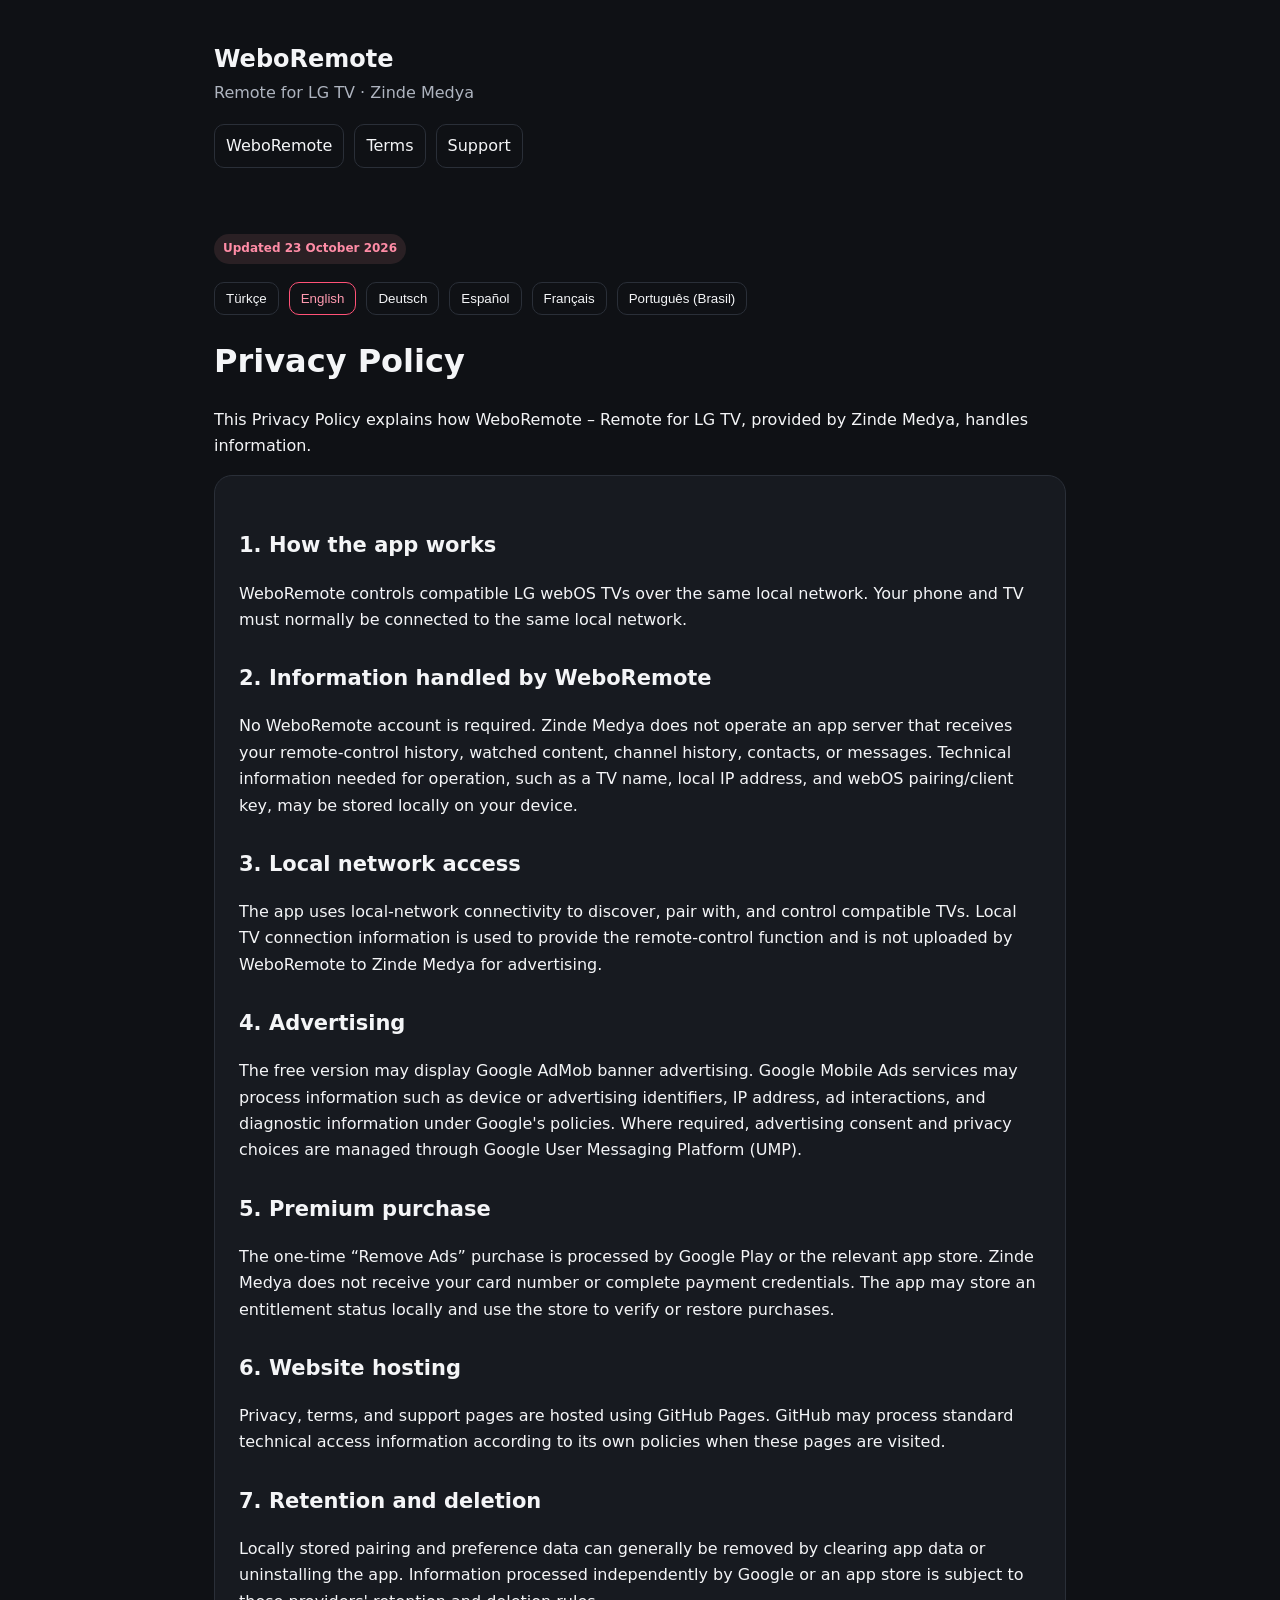
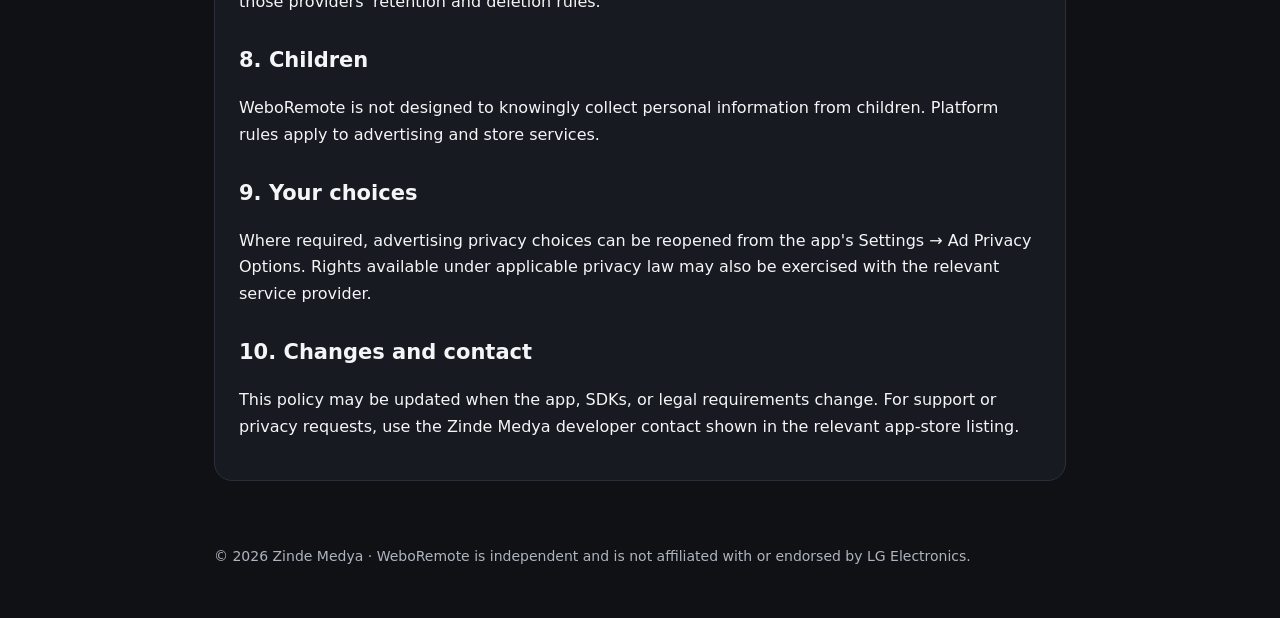
<file: weboremote/privacy/index.html>
<!doctype html><html><head><meta charset="utf-8"><meta name="viewport" content="width=device-width,initial-scale=1"><title>WeboRemote Privacy Policy</title><link rel="stylesheet" href="/assets/style.css"></head><body>
<header><div class="brand">WeboRemote</div><div class="sub">Remote for LG TV · Zinde Medya</div><nav><a href="/weboremote/">WeboRemote</a><a href="/weboremote/terms/">Terms</a><a href="/weboremote/support/">Support</a></nav></header>
<main><span class="badge">Updated 23 October 2026</span><div class="lang" id="langs"></div>
<article data-lang="en"><h1>Privacy Policy</h1><p>This Privacy Policy explains how WeboRemote – Remote for LG TV, provided by Zinde Medya, handles information.</p><div class="card">
<h2>1. How the app works</h2><p>WeboRemote controls compatible LG webOS TVs over the same local network. Your phone and TV must normally be connected to the same local network.</p>
<h2>2. Information handled by WeboRemote</h2><p>No WeboRemote account is required. Zinde Medya does not operate an app server that receives your remote-control history, watched content, channel history, contacts, or messages. Technical information needed for operation, such as a TV name, local IP address, and webOS pairing/client key, may be stored locally on your device.</p>
<h2>3. Local network access</h2><p>The app uses local-network connectivity to discover, pair with, and control compatible TVs. Local TV connection information is used to provide the remote-control function and is not uploaded by WeboRemote to Zinde Medya for advertising.</p>
<h2>4. Advertising</h2><p>The free version may display Google AdMob banner advertising. Google Mobile Ads services may process information such as device or advertising identifiers, IP address, ad interactions, and diagnostic information under Google's policies. Where required, advertising consent and privacy choices are managed through Google User Messaging Platform (UMP).</p>
<h2>5. Premium purchase</h2><p>The one-time “Remove Ads” purchase is processed by Google Play or the relevant app store. Zinde Medya does not receive your card number or complete payment credentials. The app may store an entitlement status locally and use the store to verify or restore purchases.</p>
<h2>6. Website hosting</h2><p>Privacy, terms, and support pages are hosted using GitHub Pages. GitHub may process standard technical access information according to its own policies when these pages are visited.</p>
<h2>7. Retention and deletion</h2><p>Locally stored pairing and preference data can generally be removed by clearing app data or uninstalling the app. Information processed independently by Google or an app store is subject to those providers' retention and deletion rules.</p>
<h2>8. Children</h2><p>WeboRemote is not designed to knowingly collect personal information from children. Platform rules apply to advertising and store services.</p>
<h2>9. Your choices</h2><p>Where required, advertising privacy choices can be reopened from the app's Settings → Ad Privacy Options. Rights available under applicable privacy law may also be exercised with the relevant service provider.</p>
<h2>10. Changes and contact</h2><p>This policy may be updated when the app, SDKs, or legal requirements change. For support or privacy requests, use the Zinde Medya developer contact shown in the relevant app-store listing.</p>
</div></article>
<article data-lang="tr"><h1>Gizlilik Politikası</h1><p>Bu Gizlilik Politikası, Zinde Medya tarafından sunulan WeboRemote – Remote for LG TV uygulamasının bilgileri nasıl işlediğini açıklar.</p><div class="card">
<h2>1. Uygulamanın çalışma biçimi</h2><p>WeboRemote, uyumlu LG webOS TV'leri aynı yerel ağ üzerinden kontrol eder. Telefon ve TV'nin normalde aynı yerel ağa bağlı olması gerekir.</p>
<h2>2. WeboRemote'un işlediği bilgiler</h2><p>WeboRemote hesabı gerekmez. Zinde Medya, kumanda kullanım geçmişinizi, izlediğiniz içerikleri, kanal geçmişinizi, kişilerinizi veya mesajlarınızı alan bir uygulama sunucusu işletmez. TV adı, yerel IP adresi ve webOS eşleştirme/istemci anahtarı gibi çalışması için gerekli teknik bilgiler cihazınızda yerel olarak saklanabilir.</p>
<h2>3. Yerel ağ erişimi</h2><p>Uygulama uyumlu TV'leri bulmak, eşleştirmek ve kontrol etmek için yerel ağ bağlantısını kullanır. Yerel TV bağlantı bilgileri kumanda işlevi için kullanılır ve WeboRemote tarafından reklam amacıyla Zinde Medya'ya yüklenmez.</p>
<h2>4. Reklamlar</h2><p>Ücretsiz sürüm Google AdMob banner reklamları gösterebilir. Google Mobile Ads hizmetleri; cihaz veya reklam tanımlayıcıları, IP adresi, reklam etkileşimleri ve tanılama bilgileri gibi verileri Google'ın kendi politikalarına göre işleyebilir. Gerekli bölgelerde reklam izni ve gizlilik tercihleri Google User Messaging Platform (UMP) üzerinden yönetilir.</p>
<h2>5. Premium satın alma</h2><p>Tek seferlik “Reklamları Kaldır” satın alması Google Play veya ilgili uygulama mağazası tarafından işlenir. Zinde Medya kart numaranızı veya tam ödeme bilgilerinizi almaz. Uygulama hak durumunu cihazda saklayabilir ve satın almayı mağaza üzerinden doğrulayabilir veya geri yükleyebilir.</p>
<h2>6. Web sitesi barındırma</h2><p>Gizlilik, kullanım koşulları ve destek sayfaları GitHub Pages üzerinde barındırılır. Bu sayfalar ziyaret edildiğinde GitHub kendi politikaları kapsamında standart teknik erişim bilgilerini işleyebilir.</p>
<h2>7. Saklama ve silme</h2><p>Cihazda saklanan eşleştirme ve tercih verileri uygulama verileri temizlenerek veya uygulama kaldırılarak genel olarak silinebilir. Google veya uygulama mağazasının bağımsız işlediği bilgiler ilgili sağlayıcının saklama ve silme kurallarına tabidir.</p>
<h2>8. Çocuklar</h2><p>WeboRemote çocuklardan bilerek kişisel bilgi toplamaya yönelik tasarlanmamıştır. Reklam ve mağaza hizmetlerinde ilgili platform kuralları geçerlidir.</p>
<h2>9. Tercihleriniz</h2><p>Gerekli olduğunda reklam gizlilik tercihleri uygulamadaki Ayarlar → Reklam Gizlilik Tercihleri bölümünden yeniden açılabilir. Geçerli gizlilik mevzuatındaki haklar ilgili hizmet sağlayıcıya karşı da kullanılabilir.</p>
<h2>10. Değişiklikler ve iletişim</h2><p>Uygulama, kullanılan SDK'lar veya yasal gereklilikler değiştiğinde bu politika güncellenebilir. Destek veya gizlilik talepleri için ilgili uygulama mağazasında gösterilen Zinde Medya geliştirici iletişim kanalını kullanın.</p>
</div></article>
<article data-lang="de"><h1>Datenschutzerklärung</h1><p>Diese Datenschutzerklärung erläutert, wie WeboRemote – Remote for LG TV von Zinde Medya Informationen verarbeitet.</p><div class="card">
<h2>1. Funktionsweise</h2><p>WeboRemote steuert kompatible LG webOS-Fernseher im selben lokalen Netzwerk. Telefon und Fernseher müssen normalerweise mit demselben lokalen Netzwerk verbunden sein.</p>
<h2>2. Verarbeitete Informationen</h2><p>Ein WeboRemote-Konto ist nicht erforderlich. Zinde Medya betreibt keinen App-Server, der Fernbedienungsverlauf, angesehene Inhalte, Senderverlauf, Kontakte oder Nachrichten empfängt. TV-Name, lokale IP-Adresse und webOS-Kopplungs-/Client-Schlüssel können für die Funktion lokal auf Ihrem Gerät gespeichert werden.</p>
<h2>3. Lokales Netzwerk</h2><p>Die App nutzt das lokale Netzwerk zum Erkennen, Koppeln und Steuern kompatibler Fernseher. Lokale TV-Verbindungsdaten werden nicht von WeboRemote zu Werbezwecken an Zinde Medya übertragen.</p>
<h2>4. Werbung</h2><p>Die kostenlose Version kann Google-AdMob-Banner anzeigen. Google Mobile Ads kann Geräte-/Werbekennungen, IP-Adresse, Anzeigeninteraktionen und Diagnosedaten nach den Google-Richtlinien verarbeiten. Soweit erforderlich, werden Einwilligungen und Datenschutzoptionen über Google UMP verwaltet.</p>
<h2>5. Premium-Kauf</h2><p>Der einmalige Kauf „Werbung entfernen“ wird über Google Play oder den jeweiligen Store abgewickelt. Zinde Medya erhält keine Kartennummer oder vollständigen Zahlungsdaten. Die App kann den Anspruch lokal speichern und Käufe über den Store prüfen oder wiederherstellen.</p>
<h2>6. Webseiten</h2><p>Datenschutz-, Nutzungs- und Supportseiten werden über GitHub Pages bereitgestellt. GitHub kann beim Besuch standardmäßige technische Zugriffsdaten nach eigenen Richtlinien verarbeiten.</p>
<h2>7. Speicherung und Löschung</h2><p>Lokal gespeicherte Kopplungs- und Einstellungsdaten können durch Löschen der App-Daten oder Deinstallation entfernt werden. Für von Google oder Stores verarbeitete Daten gelten deren Regeln.</p>
<h2>8. Kinder</h2><p>WeboRemote ist nicht darauf ausgelegt, wissentlich personenbezogene Daten von Kindern zu erfassen. Für Werbung und Store-Dienste gelten die jeweiligen Plattformregeln.</p>
<h2>9. Ihre Auswahl</h2><p>Falls erforderlich, können Werbe-Datenschutzoptionen in Einstellungen → Datenschutzoptionen für Werbung erneut geöffnet werden.</p>
<h2>10. Änderungen und Kontakt</h2><p>Diese Erklärung kann bei Änderungen der App, SDKs oder Rechtslage aktualisiert werden. Für Support oder Datenschutz verwenden Sie den Entwicklerkontakt von Zinde Medya in der jeweiligen Store-Seite.</p>
</div></article>
<article data-lang="es"><h1>Política de privacidad</h1><p>Esta política explica cómo WeboRemote – Remote for LG TV, ofrecida por Zinde Medya, trata la información.</p><div class="card">
<h2>1. Funcionamiento</h2><p>WeboRemote controla televisores LG webOS compatibles en la misma red local. El teléfono y el televisor normalmente deben estar conectados a la misma red local.</p>
<h2>2. Información tratada</h2><p>No se necesita una cuenta de WeboRemote. Zinde Medya no opera un servidor de la aplicación que reciba historial del mando, contenido visto, historial de canales, contactos o mensajes. El nombre del TV, IP local y clave de emparejamiento/cliente webOS pueden guardarse localmente para el funcionamiento.</p>
<h2>3. Red local</h2><p>La aplicación usa la red local para detectar, vincular y controlar televisores compatibles. WeboRemote no envía estos datos locales a Zinde Medya con fines publicitarios.</p>
<h2>4. Publicidad</h2><p>La versión gratuita puede mostrar banners de Google AdMob. Google Mobile Ads puede tratar identificadores, dirección IP, interacciones publicitarias y diagnósticos conforme a las políticas de Google. Cuando corresponda, el consentimiento y las opciones se gestionan mediante Google UMP.</p>
<h2>5. Compra Premium</h2><p>La compra única “Quitar anuncios” se procesa mediante Google Play o la tienda correspondiente. Zinde Medya no recibe el número de tarjeta ni los datos completos de pago. La aplicación puede guardar el derecho localmente y verificar o restaurar compras con la tienda.</p>
<h2>6. Sitio web</h2><p>Las páginas de privacidad, términos y soporte se alojan en GitHub Pages. GitHub puede tratar datos técnicos estándar de acceso según sus propias políticas.</p>
<h2>7. Conservación y eliminación</h2><p>Los datos locales de vinculación y preferencias pueden eliminarse borrando los datos de la aplicación o desinstalándola. Los datos tratados por Google o las tiendas se rigen por sus propias reglas.</p>
<h2>8. Menores</h2><p>WeboRemote no está diseñada para recopilar deliberadamente información personal de menores. Se aplican las reglas de las plataformas para publicidad y tienda.</p>
<h2>9. Opciones</h2><p>Cuando sea necesario, las opciones de privacidad publicitaria pueden reabrirse desde Ajustes → Opciones de privacidad de anuncios.</p>
<h2>10. Cambios y contacto</h2><p>Esta política puede actualizarse cuando cambien la aplicación, los SDK o los requisitos legales. Para soporte o privacidad, use el contacto de Zinde Medya mostrado en la tienda correspondiente.</p>
</div></article>
<article data-lang="fr"><h1>Politique de confidentialité</h1><p>Cette politique explique comment WeboRemote – Remote for LG TV, proposé par Zinde Medya, traite les informations.</p><div class="card">
<h2>1. Fonctionnement</h2><p>WeboRemote contrôle les téléviseurs LG webOS compatibles sur le même réseau local. Le téléphone et le téléviseur doivent normalement être connectés au même réseau local.</p>
<h2>2. Informations traitées</h2><p>Aucun compte WeboRemote n'est requis. Zinde Medya n'exploite pas de serveur d'application recevant l'historique de la télécommande, les contenus regardés, l'historique des chaînes, les contacts ou messages. Le nom du téléviseur, son IP locale et la clé d'association/client webOS peuvent être conservés localement.</p>
<h2>3. Réseau local</h2><p>L'application utilise le réseau local pour détecter, associer et contrôler les téléviseurs compatibles. WeboRemote n'envoie pas ces données locales à Zinde Medya à des fins publicitaires.</p>
<h2>4. Publicité</h2><p>La version gratuite peut afficher des bannières Google AdMob. Google Mobile Ads peut traiter des identifiants, l'adresse IP, les interactions publicitaires et des données de diagnostic conformément aux règles de Google. Lorsque requis, le consentement et les choix sont gérés par Google UMP.</p>
<h2>5. Achat Premium</h2><p>L'achat unique « Supprimer les publicités » est traité par Google Play ou la boutique concernée. Zinde Medya ne reçoit pas votre numéro de carte ni vos données de paiement complètes. L'application peut conserver localement le droit et vérifier ou restaurer l'achat auprès de la boutique.</p>
<h2>6. Site web</h2><p>Les pages de confidentialité, conditions et assistance sont hébergées via GitHub Pages. GitHub peut traiter des données techniques d'accès standards selon ses propres politiques.</p>
<h2>7. Conservation et suppression</h2><p>Les données locales d'association et de préférences peuvent être supprimées en effaçant les données de l'application ou en la désinstallant. Les données traitées par Google ou les boutiques suivent leurs propres règles.</p>
<h2>8. Enfants</h2><p>WeboRemote n'est pas conçue pour recueillir sciemment des informations personnelles auprès d'enfants. Les règles des plateformes s'appliquent à la publicité et aux boutiques.</p>
<h2>9. Vos choix</h2><p>Lorsque nécessaire, les choix de confidentialité publicitaire peuvent être rouverts dans Réglages → Options de confidentialité publicitaire.</p>
<h2>10. Modifications et contact</h2><p>Cette politique peut être mise à jour lorsque l'application, les SDK ou les exigences légales évoluent. Pour l'assistance ou la confidentialité, utilisez le contact Zinde Medya affiché dans la boutique concernée.</p>
</div></article>
<article data-lang="pt-br"><h1>Política de Privacidade</h1><p>Esta política explica como o WeboRemote – Remote for LG TV, oferecido pela Zinde Medya, trata informações.</p><div class="card">
<h2>1. Funcionamento</h2><p>WeboRemote controla TVs LG webOS compatíveis na mesma rede local. O celular e a TV normalmente precisam estar conectados à mesma rede local.</p>
<h2>2. Informações tratadas</h2><p>Não é necessária uma conta WeboRemote. A Zinde Medya não opera um servidor do aplicativo que receba histórico do controle, conteúdo assistido, histórico de canais, contatos ou mensagens. Nome da TV, IP local e chave de pareamento/cliente webOS podem ser armazenados localmente para o funcionamento.</p>
<h2>3. Rede local</h2><p>O aplicativo usa a rede local para localizar, parear e controlar TVs compatíveis. O WeboRemote não envia esses dados locais à Zinde Medya para fins publicitários.</p>
<h2>4. Publicidade</h2><p>A versão gratuita pode exibir banners do Google AdMob. O Google Mobile Ads pode tratar identificadores, endereço IP, interações com anúncios e dados de diagnóstico conforme as políticas do Google. Quando exigido, consentimento e escolhas são gerenciados pelo Google UMP.</p>
<h2>5. Compra Premium</h2><p>A compra única “Remover anúncios” é processada pelo Google Play ou pela loja correspondente. A Zinde Medya não recebe o número do cartão nem os dados completos de pagamento. O aplicativo pode guardar o direito localmente e verificar ou restaurar a compra com a loja.</p>
<h2>6. Site</h2><p>As páginas de privacidade, termos e suporte são hospedadas pelo GitHub Pages. O GitHub pode tratar dados técnicos padrão de acesso segundo suas próprias políticas.</p>
<h2>7. Retenção e exclusão</h2><p>Dados locais de pareamento e preferências podem ser removidos limpando os dados do aplicativo ou desinstalando-o. Dados tratados pelo Google ou pelas lojas seguem as regras desses provedores.</p>
<h2>8. Crianças</h2><p>WeboRemote não foi desenvolvido para coletar intencionalmente informações pessoais de crianças. As regras das plataformas se aplicam a publicidade e lojas.</p>
<h2>9. Suas escolhas</h2><p>Quando necessário, as opções de privacidade de anúncios podem ser reabertas em Configurações → Opções de privacidade de anúncios.</p>
<h2>10. Alterações e contato</h2><p>Esta política pode ser atualizada quando o aplicativo, SDKs ou requisitos legais mudarem. Para suporte ou privacidade, use o contato da Zinde Medya exibido na loja correspondente.</p>
</div></article></main>
<footer id="siteFooter"></footer>
<script>
const langs=[['tr','Türkçe'],['en','English'],['de','Deutsch'],['es','Español'],['fr','Français'],['pt-br','Português (Brasil)']];
function pick(){const q=new URLSearchParams(location.search).get('lang');if(langs.some(x=>x[0]===q))return q;const n=(navigator.language||'en').toLowerCase();if(n.startsWith('tr'))return'tr';if(n.startsWith('de'))return'de';if(n.startsWith('es'))return'es';if(n.startsWith('fr'))return'fr';if(n.startsWith('pt'))return'pt-br';return'en'}
function show(l){document.documentElement.lang=l==='pt-br'?'pt-BR':l;document.querySelectorAll('article').forEach(a=>a.hidden=a.dataset.lang!==l);document.querySelectorAll('.lang button').forEach(b=>b.classList.toggle('active',b.dataset.lang===l));history.replaceState(null,'','?lang='+l)}
const footers={
'tr':'© 2026 Zinde Medya · WeboRemote bağımsız bir uygulamadır; LG Electronics ile bağlantılı değildir ve LG tarafından onaylanmamıştır.',
'en':'© 2026 Zinde Medya · WeboRemote is independent and is not affiliated with or endorsed by LG Electronics.',
'de':'© 2026 Zinde Medya · WeboRemote ist eine unabhängige App und steht in keiner Verbindung zu LG Electronics; sie wird von LG nicht unterstützt.',
'es':'© 2026 Zinde Medya · WeboRemote es una aplicación independiente y no está afiliada ni respaldada por LG Electronics.',
'fr':'© 2026 Zinde Medya · WeboRemote est une application indépendante et n’est ni affiliée ni approuvée par LG Electronics.',
'pt-br':'© 2026 Zinde Medya · WeboRemote é um aplicativo independente e não é afiliado nem endossado pela LG Electronics.'
};
const oldShow=show;
show=function(l){oldShow(l);document.getElementById('siteFooter').textContent=footers[l]||footers.en}
document.getElementById('langs').innerHTML=langs.map(x=>'<button data-lang="'+x[0]+'">'+x[1]+'</button>').join('');document.querySelectorAll('.lang button').forEach(b=>b.onclick=()=>show(b.dataset.lang));show(pick());
</script></body></html>
</file>
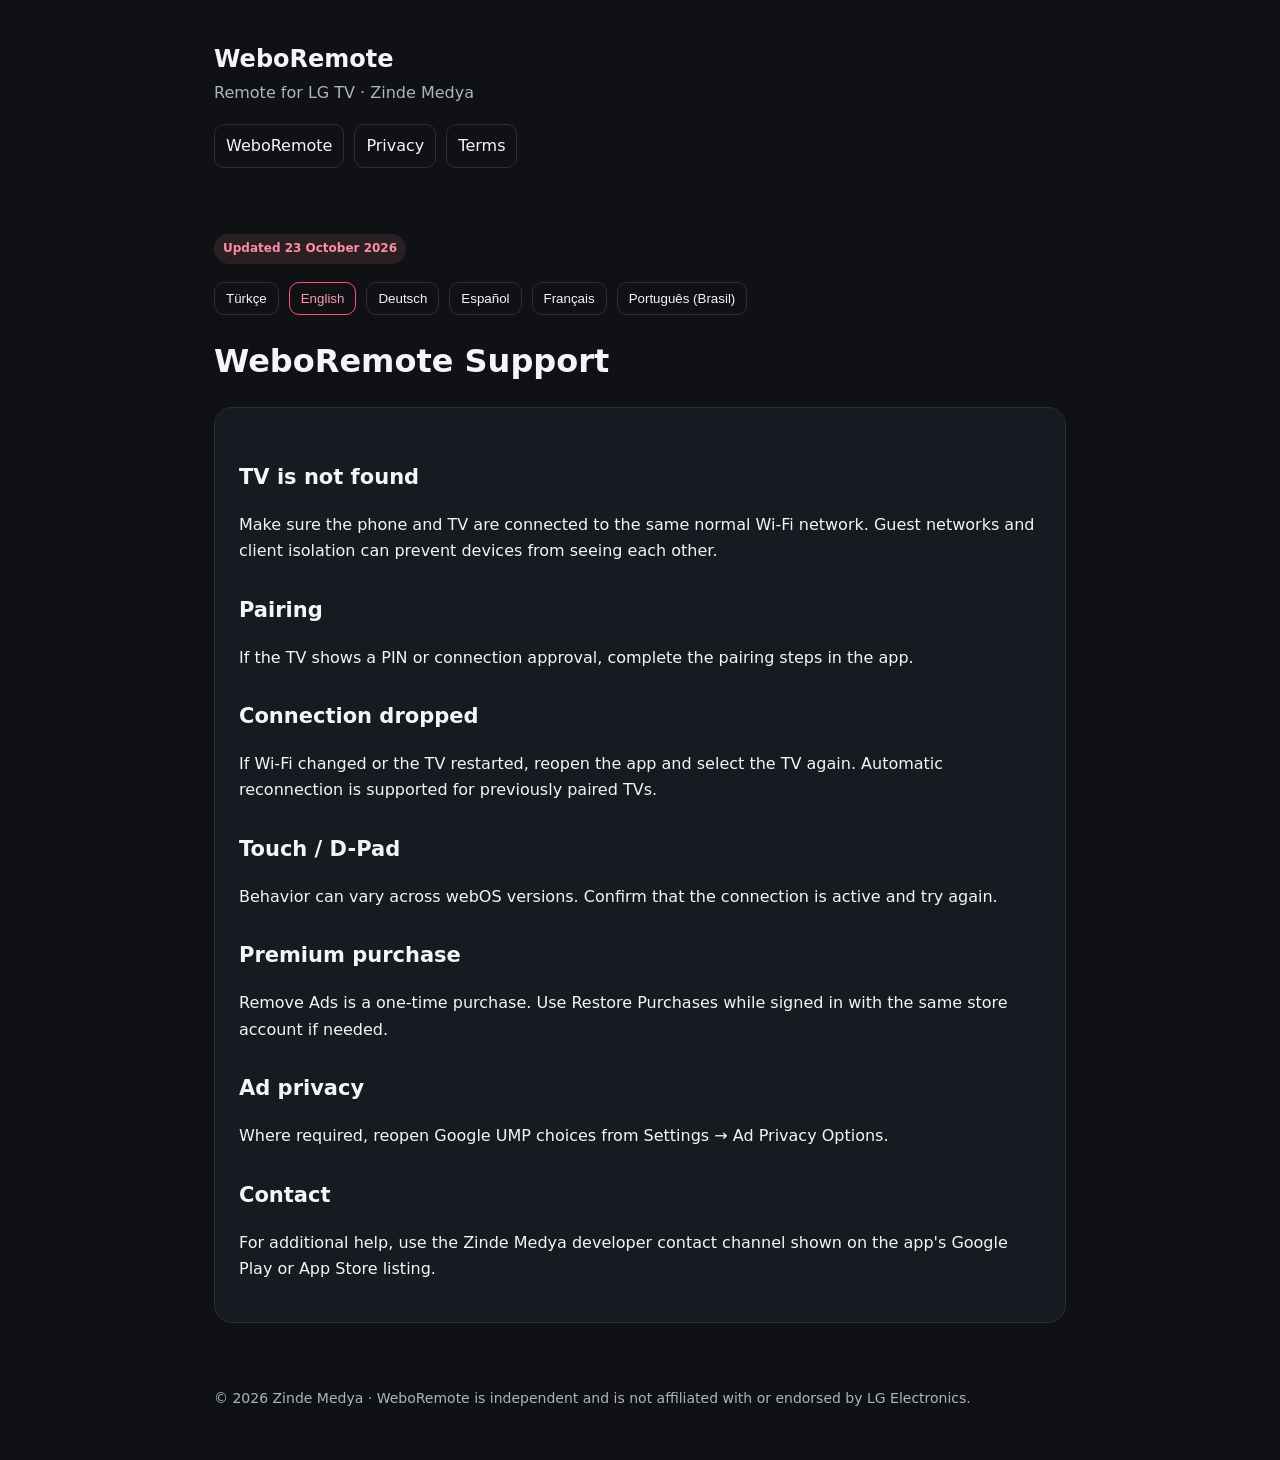
<file: weboremote/support/index.html>
<!doctype html><html><head><meta charset="utf-8"><meta name="viewport" content="width=device-width,initial-scale=1"><title>WeboRemote Support</title><link rel="stylesheet" href="/assets/style.css"></head><body>
<header><div class="brand">WeboRemote</div><div class="sub">Remote for LG TV · Zinde Medya</div><nav><a href="/weboremote/">WeboRemote</a><a href="/weboremote/privacy/">Privacy</a><a href="/weboremote/terms/">Terms</a></nav></header>
<main><span class="badge">Updated 23 October 2026</span><div class="lang" id="langs"></div>
<article data-lang="en"><h1>WeboRemote Support</h1><div class="card"><h2>TV is not found</h2><p>Make sure the phone and TV are connected to the same normal Wi-Fi network. Guest networks and client isolation can prevent devices from seeing each other.</p><h2>Pairing</h2><p>If the TV shows a PIN or connection approval, complete the pairing steps in the app.</p><h2>Connection dropped</h2><p>If Wi-Fi changed or the TV restarted, reopen the app and select the TV again. Automatic reconnection is supported for previously paired TVs.</p><h2>Touch / D-Pad</h2><p>Behavior can vary across webOS versions. Confirm that the connection is active and try again.</p><h2>Premium purchase</h2><p>Remove Ads is a one-time purchase. Use Restore Purchases while signed in with the same store account if needed.</p><h2>Ad privacy</h2><p>Where required, reopen Google UMP choices from Settings → Ad Privacy Options.</p><h2>Contact</h2><p>For additional help, use the Zinde Medya developer contact channel shown on the app's Google Play or App Store listing.</p></div></article>
<article data-lang="tr"><h1>WeboRemote Destek</h1><div class="card"><h2>TV bulunmuyor</h2><p>Telefon ve TV'nin aynı normal Wi-Fi ağına bağlı olduğundan emin olun. Misafir ağları ve istemci izolasyonu cihazların birbirini görmesini engelleyebilir.</p><h2>Eşleştirme</h2><p>TV'de PIN veya bağlantı onayı görünürse uygulamadaki eşleştirme adımlarını tamamlayın.</p><h2>Bağlantı kesildi</h2><p>Wi-Fi değiştiyse veya TV yeniden başladıysa uygulamayı yeniden açın ve TV'yi tekrar seçin. Daha önce eşleştirilen TV'lerde otomatik yeniden bağlanma desteklenir.</p><h2>Dokunmatik / D-Pad</h2><p>Davranış webOS sürümüne göre değişebilir. Bağlantının aktif olduğunu kontrol edip yeniden deneyin.</p><h2>Premium satın alma</h2><p>Reklamları Kaldır tek seferlik satın almadır. Gerekirse aynı mağaza hesabıyla Satın Almaları Geri Yükle seçeneğini kullanın.</p><h2>Reklam gizliliği</h2><p>Gerekli bölgelerde Ayarlar → Reklam Gizlilik Tercihleri üzerinden Google UMP seçeneklerini yeniden açabilirsiniz.</p><h2>İletişim</h2><p>Ek destek için uygulamanın Google Play veya App Store sayfasında gösterilen Zinde Medya geliştirici iletişim kanalını kullanın.</p></div></article>
<article data-lang="de"><h1>WeboRemote Support</h1><div class="card"><h2>TV wird nicht gefunden</h2><p>Telefon und Fernseher müssen mit demselben normalen WLAN verbunden sein. Gastnetze und Client-Isolation können die Erkennung verhindern.</p><h2>Kopplung</h2><p>Wenn eine PIN oder Verbindungsfreigabe erscheint, führen Sie die Kopplung in der App durch.</p><h2>Verbindung getrennt</h2><p>Wenn WLAN oder TV neu gestartet wurden, öffnen Sie die App erneut und wählen Sie den Fernseher wieder aus. Automatische Wiederverbindung wird unterstützt.</p><h2>Touch / D-Pad</h2><p>Das Verhalten kann je nach webOS-Version variieren. Prüfen Sie die aktive Verbindung und versuchen Sie es erneut.</p><h2>Premium-Kauf</h2><p>Werbung entfernen ist ein einmaliger Kauf. Nutzen Sie bei Bedarf „Käufe wiederherstellen“ mit demselben Store-Konto.</p><h2>Werbedatenschutz</h2><p>Falls erforderlich, können Google-UMP-Optionen in Einstellungen → Datenschutzoptionen für Werbung erneut geöffnet werden.</p><h2>Kontakt</h2><p>Weitere Hilfe erhalten Sie über den Entwicklerkontakt von Zinde Medya in Google Play oder App Store.</p></div></article>
<article data-lang="es"><h1>Soporte de WeboRemote</h1><div class="card"><h2>No se encuentra el TV</h2><p>Asegúrate de que el teléfono y el TV estén en la misma red Wi-Fi normal. Las redes de invitados y el aislamiento de clientes pueden impedir la detección.</p><h2>Vinculación</h2><p>Si el TV muestra un PIN o aprobación, completa los pasos de vinculación en la aplicación.</p><h2>Conexión interrumpida</h2><p>Si cambió la Wi-Fi o el TV se reinició, vuelve a abrir la aplicación y selecciona el TV. Se admite la reconexión automática.</p><h2>Touch / D-Pad</h2><p>El comportamiento puede variar según la versión de webOS. Comprueba la conexión y vuelve a intentarlo.</p><h2>Compra Premium</h2><p>Quitar anuncios es una compra única. Usa Restaurar compras con la misma cuenta de la tienda cuando sea necesario.</p><h2>Privacidad de anuncios</h2><p>Cuando corresponda, vuelve a abrir Google UMP desde Ajustes → Opciones de privacidad de anuncios.</p><h2>Contacto</h2><p>Para más ayuda, utiliza el contacto del desarrollador Zinde Medya mostrado en Google Play o App Store.</p></div></article>
<article data-lang="fr"><h1>Assistance WeboRemote</h1><div class="card"><h2>Téléviseur introuvable</h2><p>Le téléphone et le téléviseur doivent être sur le même réseau Wi-Fi normal. Les réseaux invités et l'isolation des clients peuvent empêcher la détection.</p><h2>Association</h2><p>Si le téléviseur affiche un PIN ou une autorisation, terminez l'association dans l'application.</p><h2>Connexion interrompue</h2><p>Si le Wi-Fi a changé ou si le téléviseur a redémarré, rouvrez l'application et sélectionnez le téléviseur. La reconnexion automatique est prise en charge.</p><h2>Touch / D-Pad</h2><p>Le comportement peut varier selon la version de webOS. Vérifiez la connexion et réessayez.</p><h2>Achat Premium</h2><p>Supprimer les publicités est un achat unique. Utilisez Restaurer les achats avec le même compte de boutique si nécessaire.</p><h2>Confidentialité publicitaire</h2><p>Lorsque requis, rouvrez Google UMP dans Réglages → Options de confidentialité publicitaire.</p><h2>Contact</h2><p>Pour plus d'aide, utilisez le contact développeur Zinde Medya affiché dans Google Play ou App Store.</p></div></article>
<article data-lang="pt-br"><h1>Suporte do WeboRemote</h1><div class="card"><h2>TV não encontrada</h2><p>Verifique se o celular e a TV estão na mesma rede Wi-Fi normal. Redes de convidados e isolamento de clientes podem impedir a detecção.</p><h2>Pareamento</h2><p>Se a TV mostrar um PIN ou aprovação, conclua o pareamento no aplicativo.</p><h2>Conexão caiu</h2><p>Se o Wi-Fi mudou ou a TV reiniciou, abra o aplicativo novamente e selecione a TV. A reconexão automática é compatível.</p><h2>Touch / D-Pad</h2><p>O comportamento pode variar conforme a versão do webOS. Confirme a conexão e tente novamente.</p><h2>Compra Premium</h2><p>Remover anúncios é uma compra única. Use Restaurar compras com a mesma conta da loja quando necessário.</p><h2>Privacidade de anúncios</h2><p>Quando exigido, reabra o Google UMP em Configurações → Opções de privacidade de anúncios.</p><h2>Contato</h2><p>Para mais ajuda, use o contato do desenvolvedor Zinde Medya exibido no Google Play ou App Store.</p></div></article></main>
<footer id="siteFooter"></footer>
<script>
const langs=[['tr','Türkçe'],['en','English'],['de','Deutsch'],['es','Español'],['fr','Français'],['pt-br','Português (Brasil)']];
function pick(){const q=new URLSearchParams(location.search).get('lang');if(langs.some(x=>x[0]===q))return q;const n=(navigator.language||'en').toLowerCase();if(n.startsWith('tr'))return'tr';if(n.startsWith('de'))return'de';if(n.startsWith('es'))return'es';if(n.startsWith('fr'))return'fr';if(n.startsWith('pt'))return'pt-br';return'en'}
function show(l){document.documentElement.lang=l==='pt-br'?'pt-BR':l;document.querySelectorAll('article').forEach(a=>a.hidden=a.dataset.lang!==l);document.querySelectorAll('.lang button').forEach(b=>b.classList.toggle('active',b.dataset.lang===l));history.replaceState(null,'','?lang='+l)}
const footers={
'tr':'© 2026 Zinde Medya · WeboRemote bağımsız bir uygulamadır; LG Electronics ile bağlantılı değildir ve LG tarafından onaylanmamıştır.',
'en':'© 2026 Zinde Medya · WeboRemote is independent and is not affiliated with or endorsed by LG Electronics.',
'de':'© 2026 Zinde Medya · WeboRemote ist eine unabhängige App und steht in keiner Verbindung zu LG Electronics; sie wird von LG nicht unterstützt.',
'es':'© 2026 Zinde Medya · WeboRemote es una aplicación independiente y no está afiliada ni respaldada por LG Electronics.',
'fr':'© 2026 Zinde Medya · WeboRemote est une application indépendante et n’est ni affiliée ni approuvée par LG Electronics.',
'pt-br':'© 2026 Zinde Medya · WeboRemote é um aplicativo independente e não é afiliado nem endossado pela LG Electronics.'
};
const oldShow=show;
show=function(l){oldShow(l);document.getElementById('siteFooter').textContent=footers[l]||footers.en}
document.getElementById('langs').innerHTML=langs.map(x=>'<button data-lang="'+x[0]+'">'+x[1]+'</button>').join('');document.querySelectorAll('.lang button').forEach(b=>b.onclick=()=>show(b.dataset.lang));show(pick());
</script></body></html>
</file>
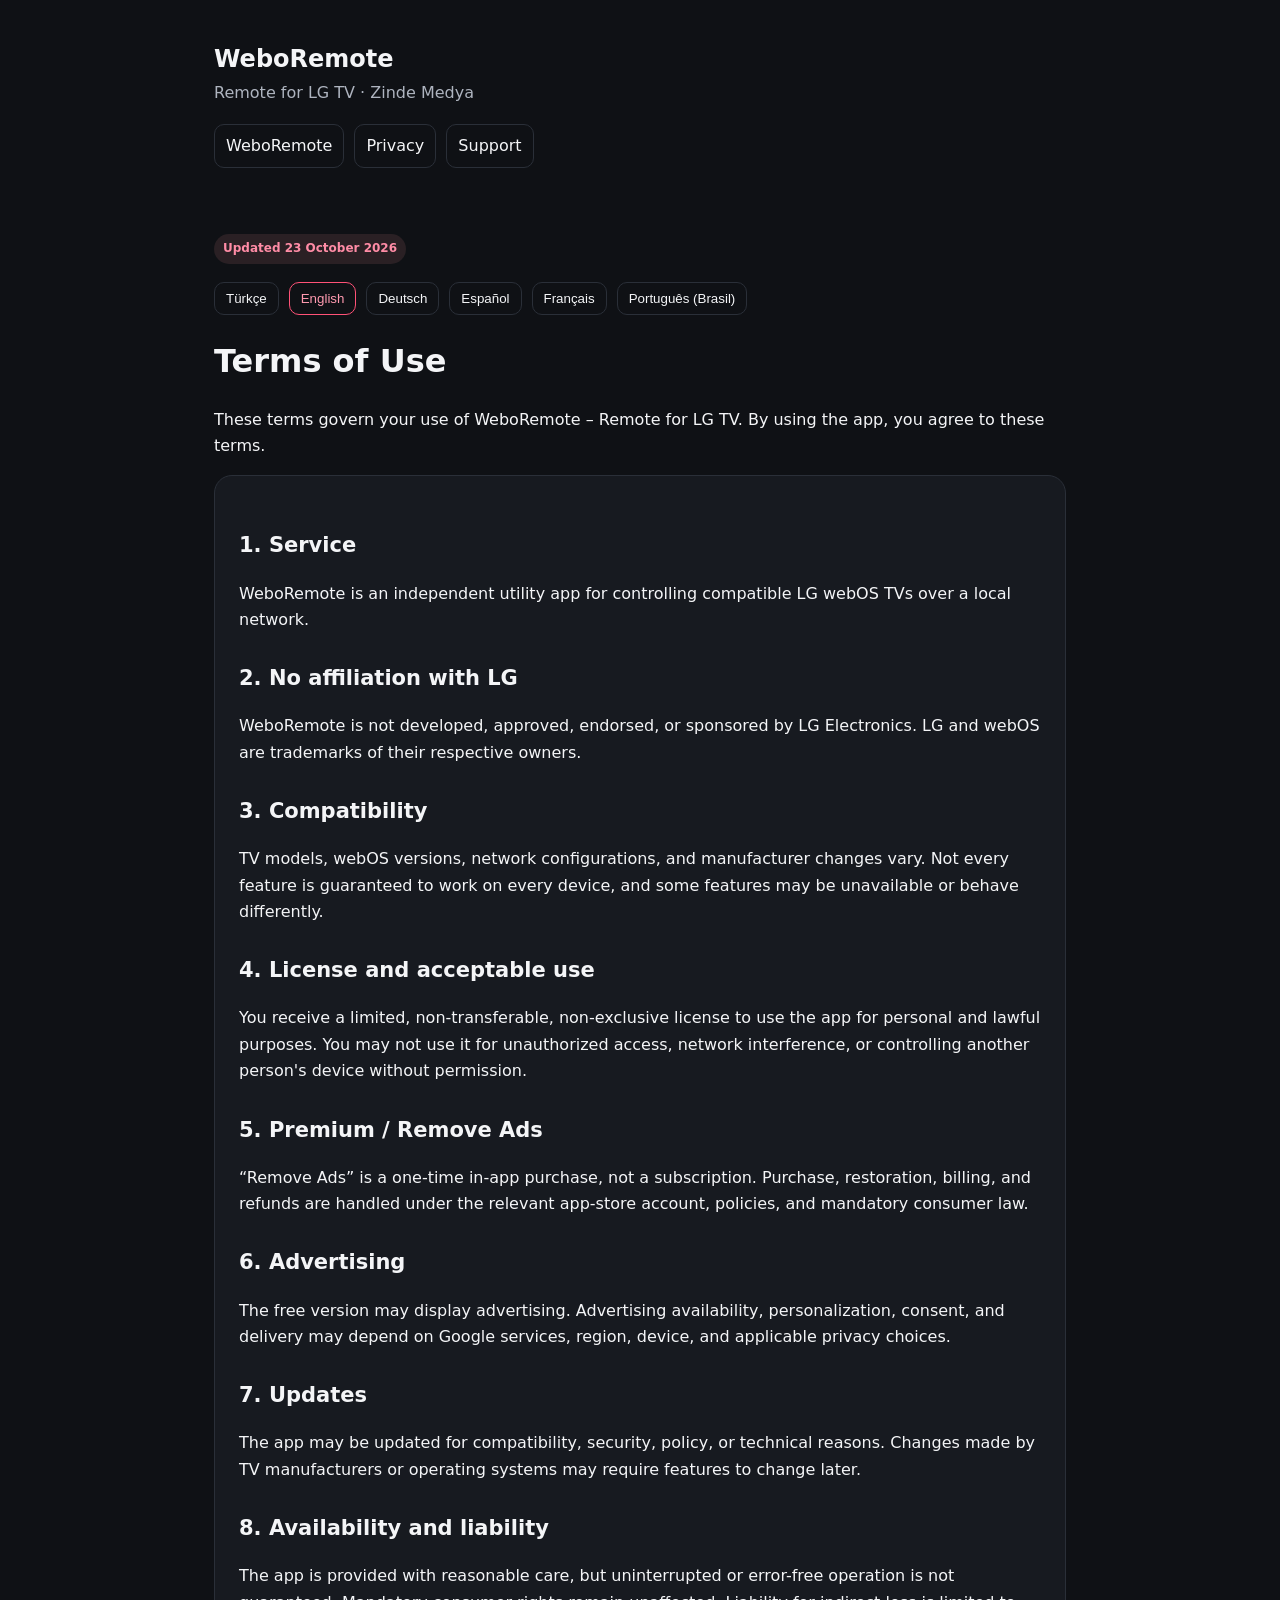
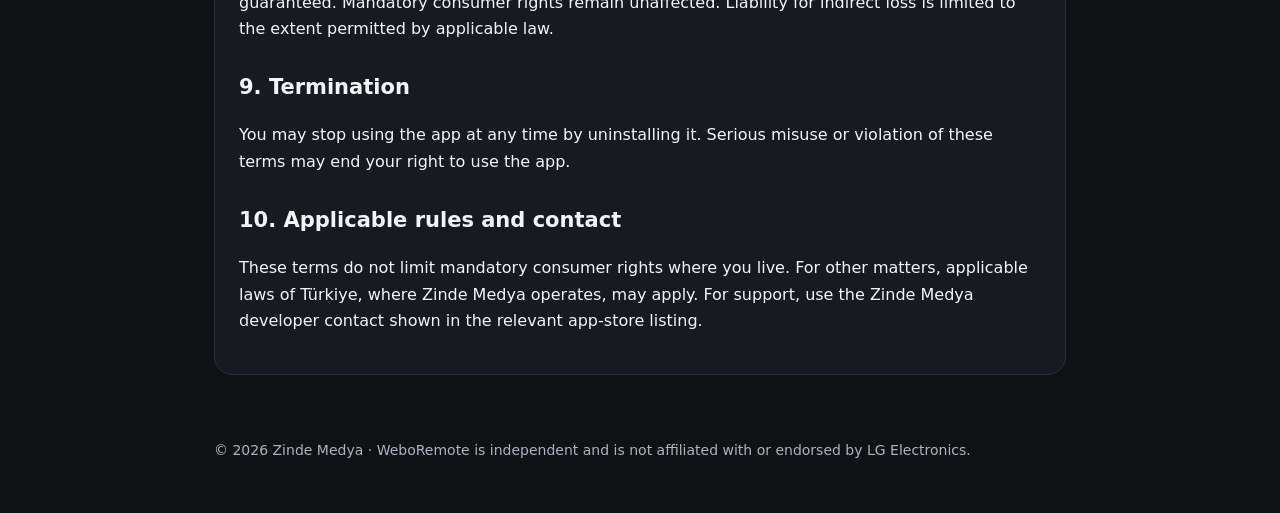
<file: weboremote/terms/index.html>
<!doctype html><html><head><meta charset="utf-8"><meta name="viewport" content="width=device-width,initial-scale=1"><title>WeboRemote Terms of Use</title><link rel="stylesheet" href="/assets/style.css"></head><body>
<header><div class="brand">WeboRemote</div><div class="sub">Remote for LG TV · Zinde Medya</div><nav><a href="/weboremote/">WeboRemote</a><a href="/weboremote/privacy/">Privacy</a><a href="/weboremote/support/">Support</a></nav></header>
<main><span class="badge">Updated 23 October 2026</span><div class="lang" id="langs"></div>
<article data-lang="en"><h1>Terms of Use</h1><p>These terms govern your use of WeboRemote – Remote for LG TV. By using the app, you agree to these terms.</p><div class="card">
<h2>1. Service</h2><p>WeboRemote is an independent utility app for controlling compatible LG webOS TVs over a local network.</p>
<h2>2. No affiliation with LG</h2><p>WeboRemote is not developed, approved, endorsed, or sponsored by LG Electronics. LG and webOS are trademarks of their respective owners.</p>
<h2>3. Compatibility</h2><p>TV models, webOS versions, network configurations, and manufacturer changes vary. Not every feature is guaranteed to work on every device, and some features may be unavailable or behave differently.</p>
<h2>4. License and acceptable use</h2><p>You receive a limited, non-transferable, non-exclusive license to use the app for personal and lawful purposes. You may not use it for unauthorized access, network interference, or controlling another person's device without permission.</p>
<h2>5. Premium / Remove Ads</h2><p>“Remove Ads” is a one-time in-app purchase, not a subscription. Purchase, restoration, billing, and refunds are handled under the relevant app-store account, policies, and mandatory consumer law.</p>
<h2>6. Advertising</h2><p>The free version may display advertising. Advertising availability, personalization, consent, and delivery may depend on Google services, region, device, and applicable privacy choices.</p>
<h2>7. Updates</h2><p>The app may be updated for compatibility, security, policy, or technical reasons. Changes made by TV manufacturers or operating systems may require features to change later.</p>
<h2>8. Availability and liability</h2><p>The app is provided with reasonable care, but uninterrupted or error-free operation is not guaranteed. Mandatory consumer rights remain unaffected. Liability for indirect loss is limited to the extent permitted by applicable law.</p>
<h2>9. Termination</h2><p>You may stop using the app at any time by uninstalling it. Serious misuse or violation of these terms may end your right to use the app.</p>
<h2>10. Applicable rules and contact</h2><p>These terms do not limit mandatory consumer rights where you live. For other matters, applicable laws of Türkiye, where Zinde Medya operates, may apply. For support, use the Zinde Medya developer contact shown in the relevant app-store listing.</p>
</div></article>
<article data-lang="tr"><h1>Kullanım Koşulları</h1><p>Bu koşullar WeboRemote – Remote for LG TV uygulamasının kullanımını düzenler. Uygulamayı kullanarak bu koşulları kabul etmiş olursunuz.</p><div class="card">
<h2>1. Hizmet</h2><p>WeboRemote, uyumlu LG webOS TV'leri yerel ağ üzerinden kontrol etmeye yarayan bağımsız bir yardımcı uygulamadır.</p>
<h2>2. LG ile ilişki</h2><p>WeboRemote, LG Electronics tarafından geliştirilmiş, onaylanmış, desteklenmiş veya sponsor edilmiş değildir. LG ve webOS ilgili hak sahiplerinin ticari markalarıdır.</p>
<h2>3. Uyumluluk</h2><p>TV modelleri, webOS sürümleri, ağ yapılandırmaları ve üretici değişiklikleri farklılık gösterir. Tüm özelliklerin her cihazda çalışacağı garanti edilmez; bazı özellikler bulunmayabilir veya farklı davranabilir.</p>
<h2>4. Lisans ve uygun kullanım</h2><p>Uygulamayı kişisel ve yasal amaçlarla kullanmanız için sınırlı, devredilemez ve münhasır olmayan bir lisans verilir. Uygulamayı yetkisiz erişim, ağlara müdahale veya başkasının cihazını izinsiz kontrol etmek amacıyla kullanamazsınız.</p>
<h2>5. Premium / Reklamları Kaldır</h2><p>“Reklamları Kaldır” abonelik değil, tek seferlik uygulama içi satın almadır. Satın alma, geri yükleme, ödeme ve iadeler ilgili uygulama mağazasının hesabı, politikaları ve zorunlu tüketici mevzuatı kapsamında yürütülür.</p>
<h2>6. Reklamlar</h2><p>Ücretsiz sürüm reklam gösterebilir. Reklamların bulunabilirliği, kişiselleştirilmesi, izinleri ve sunumu Google hizmetlerine, bölgeye, cihaza ve geçerli gizlilik tercihlerine bağlı olabilir.</p>
<h2>7. Güncellemeler</h2><p>Uygulama uyumluluk, güvenlik, politika veya teknik nedenlerle güncellenebilir. TV üreticilerinin veya işletim sistemlerinin değişiklikleri bazı özelliklerin sonradan değişmesini gerektirebilir.</p>
<h2>8. Kullanılabilirlik ve sorumluluk</h2><p>Uygulama makul özenle sunulur; ancak kesintisiz veya hatasız çalışma garantisi verilmez. Zorunlu tüketici hakları saklıdır. Dolaylı zararlar için sorumluluk yürürlükteki hukukun izin verdiği ölçüyle sınırlıdır.</p>
<h2>9. Sona erme</h2><p>Uygulamayı kaldırarak kullanımı istediğiniz zaman bırakabilirsiniz. Ciddi kötüye kullanım veya bu koşulların ihlali, uygulamayı kullanma hakkınızı sona erdirebilir.</p>
<h2>10. Uygulanacak kurallar ve iletişim</h2><p>Bu koşullar bulunduğunuz yerdeki zorunlu tüketici haklarını sınırlamaz. Diğer konularda Zinde Medya'nın faaliyet gösterdiği Türkiye'deki uygulanabilir hukuk kuralları dikkate alınabilir. Destek için ilgili mağaza sayfasındaki Zinde Medya geliştirici iletişim kanalını kullanın.</p>
</div></article>
<article data-lang="de"><h1>Nutzungsbedingungen</h1><p>Diese Bedingungen regeln die Nutzung von WeboRemote – Remote for LG TV. Mit der Nutzung stimmen Sie ihnen zu.</p><div class="card">
<h2>1. Dienst</h2><p>WeboRemote ist eine unabhängige Hilfs-App zur Steuerung kompatibler LG webOS-Fernseher über ein lokales Netzwerk.</p>
<h2>2. Keine Verbindung zu LG</h2><p>WeboRemote wurde nicht von LG Electronics entwickelt, genehmigt, unterstützt oder gesponsert. LG und webOS sind Marken ihrer jeweiligen Inhaber.</p>
<h2>3. Kompatibilität</h2><p>TV-Modelle, webOS-Versionen, Netzwerkeinstellungen und Herstelleränderungen unterscheiden sich. Nicht jede Funktion ist auf jedem Gerät garantiert.</p>
<h2>4. Lizenz und zulässige Nutzung</h2><p>Sie erhalten eine beschränkte, nicht übertragbare und nicht ausschließliche Lizenz zur persönlichen und rechtmäßigen Nutzung. Unbefugter Zugriff, Netzwerkstörungen oder die Steuerung fremder Geräte ohne Erlaubnis sind untersagt.</p>
<h2>5. Premium / Werbung entfernen</h2><p>„Werbung entfernen“ ist ein einmaliger In-App-Kauf und kein Abonnement. Kauf, Wiederherstellung, Abrechnung und Erstattung richten sich nach Store-Konto, Store-Regeln und zwingendem Verbraucherrecht.</p>
<h2>6. Werbung</h2><p>Die kostenlose Version kann Werbung anzeigen. Verfügbarkeit, Personalisierung, Einwilligung und Auslieferung können von Google-Diensten, Region, Gerät und Datenschutzoptionen abhängen.</p>
<h2>7. Updates</h2><p>Die App kann aus Kompatibilitäts-, Sicherheits-, Richtlinien- oder technischen Gründen aktualisiert werden. Änderungen durch Hersteller oder Betriebssysteme können spätere Anpassungen erfordern.</p>
<h2>8. Verfügbarkeit und Haftung</h2><p>Ein unterbrechungs- oder fehlerfreier Betrieb wird nicht garantiert. Zwingende Verbraucherrechte bleiben unberührt. Die Haftung für indirekte Schäden ist im gesetzlich zulässigen Umfang begrenzt.</p>
<h2>9. Beendigung</h2><p>Sie können die Nutzung jederzeit durch Deinstallation beenden. Schwerwiegender Missbrauch kann das Nutzungsrecht beenden.</p>
<h2>10. Regeln und Kontakt</h2><p>Zwingende Verbraucherrechte an Ihrem Wohnort werden nicht eingeschränkt. Im Übrigen können anwendbare Gesetze der Türkei gelten. Für Support nutzen Sie den Entwicklerkontakt von Zinde Medya im jeweiligen Store.</p>
</div></article>
<article data-lang="es"><h1>Términos de uso</h1><p>Estos términos regulan el uso de WeboRemote – Remote for LG TV. Al utilizar la aplicación, los aceptas.</p><div class="card">
<h2>1. Servicio</h2><p>WeboRemote es una utilidad independiente para controlar televisores LG webOS compatibles mediante una red local.</p>
<h2>2. Sin afiliación con LG</h2><p>WeboRemote no ha sido desarrollada, aprobada, respaldada ni patrocinada por LG Electronics. LG y webOS son marcas de sus respectivos propietarios.</p>
<h2>3. Compatibilidad</h2><p>Los modelos de TV, versiones de webOS, redes y cambios del fabricante varían. No se garantiza que todas las funciones operen en todos los dispositivos.</p>
<h2>4. Licencia y uso permitido</h2><p>Recibes una licencia limitada, intransferible y no exclusiva para fines personales y lícitos. No puedes usar la aplicación para acceso no autorizado, interferir redes o controlar dispositivos ajenos sin permiso.</p>
<h2>5. Premium / Quitar anuncios</h2><p>“Quitar anuncios” es una compra única dentro de la aplicación, no una suscripción. Compra, restauración, facturación y reembolsos se rigen por la cuenta y políticas de la tienda y por la legislación obligatoria de consumo.</p>
<h2>6. Publicidad</h2><p>La versión gratuita puede mostrar publicidad. Su disponibilidad, personalización, consentimiento y entrega pueden depender de servicios de Google, región, dispositivo y opciones de privacidad.</p>
<h2>7. Actualizaciones</h2><p>La aplicación puede actualizarse por compatibilidad, seguridad, políticas o motivos técnicos. Cambios del fabricante o del sistema operativo pueden requerir modificaciones posteriores.</p>
<h2>8. Disponibilidad y responsabilidad</h2><p>No se garantiza un funcionamiento ininterrumpido o sin errores. Los derechos obligatorios del consumidor permanecen intactos. La responsabilidad por daños indirectos se limita en la medida permitida por la ley.</p>
<h2>9. Terminación</h2><p>Puedes dejar de usar la aplicación desinstalándola. Un uso indebido grave puede poner fin al derecho de uso.</p>
<h2>10. Normas y contacto</h2><p>Estos términos no limitan los derechos obligatorios del consumidor. Para otros asuntos pueden aplicarse las leyes pertinentes de Türkiye. Para soporte usa el contacto de Zinde Medya mostrado en la tienda.</p>
</div></article>
<article data-lang="fr"><h1>Conditions d’utilisation</h1><p>Ces conditions régissent l’utilisation de WeboRemote – Remote for LG TV. En utilisant l’application, vous les acceptez.</p><div class="card">
<h2>1. Service</h2><p>WeboRemote est une application indépendante permettant de contrôler des téléviseurs LG webOS compatibles via un réseau local.</p>
<h2>2. Absence d’affiliation avec LG</h2><p>WeboRemote n’est ni développée, ni approuvée, ni soutenue, ni sponsorisée par LG Electronics. LG et webOS sont des marques de leurs propriétaires respectifs.</p>
<h2>3. Compatibilité</h2><p>Les modèles, versions de webOS, réseaux et changements des fabricants varient. Toutes les fonctions ne sont pas garanties sur tous les appareils.</p>
<h2>4. Licence et utilisation autorisée</h2><p>Vous bénéficiez d’une licence limitée, non transférable et non exclusive pour une utilisation personnelle et légale. L’accès non autorisé, la perturbation de réseaux ou le contrôle d’un appareil tiers sans permission sont interdits.</p>
<h2>5. Premium / Supprimer les publicités</h2><p>« Supprimer les publicités » est un achat intégré unique et non un abonnement. Achat, restauration, facturation et remboursement sont régis par le compte et les règles de la boutique ainsi que par le droit impératif de la consommation.</p>
<h2>6. Publicité</h2><p>La version gratuite peut afficher de la publicité. Disponibilité, personnalisation, consentement et diffusion peuvent dépendre des services Google, de la région, de l’appareil et des choix de confidentialité.</p>
<h2>7. Mises à jour</h2><p>L’application peut être mise à jour pour des raisons de compatibilité, sécurité, politique ou technique. Les changements des fabricants ou systèmes peuvent nécessiter des adaptations ultérieures.</p>
<h2>8. Disponibilité et responsabilité</h2><p>Un fonctionnement ininterrompu ou sans erreur n’est pas garanti. Les droits impératifs des consommateurs restent applicables. La responsabilité pour les pertes indirectes est limitée dans la mesure permise par la loi.</p>
<h2>9. Résiliation</h2><p>Vous pouvez cesser l’utilisation en désinstallant l’application. Un usage abusif grave peut mettre fin au droit d’utilisation.</p>
<h2>10. Règles et contact</h2><p>Ces conditions ne limitent pas les droits impératifs des consommateurs. Pour les autres questions, les lois applicables de Türkiye peuvent s’appliquer. Pour l’assistance, utilisez le contact Zinde Medya affiché dans la boutique.</p>
</div></article>
<article data-lang="pt-br"><h1>Termos de Uso</h1><p>Estes termos regem o uso do WeboRemote – Remote for LG TV. Ao usar o aplicativo, você concorda com eles.</p><div class="card">
<h2>1. Serviço</h2><p>WeboRemote é um aplicativo utilitário independente para controlar TVs LG webOS compatíveis pela rede local.</p>
<h2>2. Sem afiliação com a LG</h2><p>WeboRemote não é desenvolvido, aprovado, endossado nem patrocinado pela LG Electronics. LG e webOS são marcas de seus respectivos proprietários.</p>
<h2>3. Compatibilidade</h2><p>Modelos de TV, versões do webOS, redes e mudanças do fabricante variam. Não há garantia de que todos os recursos funcionem em todos os dispositivos.</p>
<h2>4. Licença e uso permitido</h2><p>Você recebe uma licença limitada, intransferível e não exclusiva para uso pessoal e legal. Não é permitido acesso não autorizado, interferência em redes ou controle de dispositivos de terceiros sem permissão.</p>
<h2>5. Premium / Remover anúncios</h2><p>“Remover anúncios” é uma compra única dentro do aplicativo, não uma assinatura. Compra, restauração, cobrança e reembolso seguem a conta e as regras da loja e a legislação obrigatória de defesa do consumidor.</p>
<h2>6. Publicidade</h2><p>A versão gratuita pode exibir publicidade. Disponibilidade, personalização, consentimento e entrega podem depender dos serviços Google, região, dispositivo e escolhas de privacidade.</p>
<h2>7. Atualizações</h2><p>O aplicativo pode ser atualizado por compatibilidade, segurança, políticas ou motivos técnicos. Mudanças dos fabricantes ou sistemas podem exigir alterações posteriores.</p>
<h2>8. Disponibilidade e responsabilidade</h2><p>Não há garantia de funcionamento ininterrupto ou sem erros. Direitos obrigatórios do consumidor permanecem aplicáveis. A responsabilidade por perdas indiretas é limitada na medida permitida pela lei.</p>
<h2>9. Encerramento</h2><p>Você pode parar de usar o aplicativo desinstalando-o. Uso indevido grave pode encerrar o direito de uso.</p>
<h2>10. Regras e contato</h2><p>Estes termos não limitam direitos obrigatórios do consumidor. Para outros assuntos, podem aplicar-se as leis pertinentes da Türkiye. Para suporte, use o contato da Zinde Medya exibido na loja.</p>
</div></article></main>
<footer id="siteFooter"></footer>
<script>
const langs=[['tr','Türkçe'],['en','English'],['de','Deutsch'],['es','Español'],['fr','Français'],['pt-br','Português (Brasil)']];
function pick(){const q=new URLSearchParams(location.search).get('lang');if(langs.some(x=>x[0]===q))return q;const n=(navigator.language||'en').toLowerCase();if(n.startsWith('tr'))return'tr';if(n.startsWith('de'))return'de';if(n.startsWith('es'))return'es';if(n.startsWith('fr'))return'fr';if(n.startsWith('pt'))return'pt-br';return'en'}
function show(l){document.documentElement.lang=l==='pt-br'?'pt-BR':l;document.querySelectorAll('article').forEach(a=>a.hidden=a.dataset.lang!==l);document.querySelectorAll('.lang button').forEach(b=>b.classList.toggle('active',b.dataset.lang===l));history.replaceState(null,'','?lang='+l)}
const footers={
'tr':'© 2026 Zinde Medya · WeboRemote bağımsız bir uygulamadır; LG Electronics ile bağlantılı değildir ve LG tarafından onaylanmamıştır.',
'en':'© 2026 Zinde Medya · WeboRemote is independent and is not affiliated with or endorsed by LG Electronics.',
'de':'© 2026 Zinde Medya · WeboRemote ist eine unabhängige App und steht in keiner Verbindung zu LG Electronics; sie wird von LG nicht unterstützt.',
'es':'© 2026 Zinde Medya · WeboRemote es una aplicación independiente y no está afiliada ni respaldada por LG Electronics.',
'fr':'© 2026 Zinde Medya · WeboRemote est une application indépendante et n’est ni affiliée ni approuvée par LG Electronics.',
'pt-br':'© 2026 Zinde Medya · WeboRemote é um aplicativo independente e não é afiliado nem endossado pela LG Electronics.'
};
const oldShow=show;
show=function(l){oldShow(l);document.getElementById('siteFooter').textContent=footers[l]||footers.en}
document.getElementById('langs').innerHTML=langs.map(x=>'<button data-lang="'+x[0]+'">'+x[1]+'</button>').join('');document.querySelectorAll('.lang button').forEach(b=>b.onclick=()=>show(b.dataset.lang));show(pick());
</script></body></html>
</file>
<file: assets/style.css>
:root{--bg:#0f1115;--card:#171a20;--text:#f4f5f7;--muted:#aeb4bf;--accent:#ff5277;--line:#2a2f38}
*{box-sizing:border-box}body{margin:0;font-family:Inter,system-ui,-apple-system,Segoe UI,Roboto,sans-serif;background:var(--bg);color:var(--text);line-height:1.65}
header,main,footer{max-width:900px;margin:auto;padding:24px}header{padding-top:40px}.brand{font-weight:800;font-size:24px}.sub,.muted{color:var(--muted)}
nav,.lang{display:flex;gap:10px;flex-wrap:wrap;margin:18px 0}nav a,.lang button{color:var(--text);background:transparent;text-decoration:none;border:1px solid var(--line);padding:8px 11px;border-radius:10px;cursor:pointer}
nav a:hover,.lang button:hover,.lang button.active{border-color:var(--accent);color:#ff9ab0}.card{background:var(--card);border:1px solid var(--line);border-radius:18px;padding:24px;margin:16px 0}
h1{font-size:32px;line-height:1.2}h2{font-size:21px;margin-top:28px}a{color:#ff8ca6}footer{color:var(--muted);font-size:14px;padding-bottom:50px}
.badge{display:inline-block;background:#2a2024;color:#ff8ca6;padding:5px 9px;border-radius:999px;font-weight:700;font-size:12px}
article[hidden]{display:none}.notice{border-left:3px solid var(--accent);padding-left:14px;color:var(--muted)}@media(max-width:600px){header,main,footer{padding:18px}h1{font-size:27px}.card{padding:18px}}
</file>
